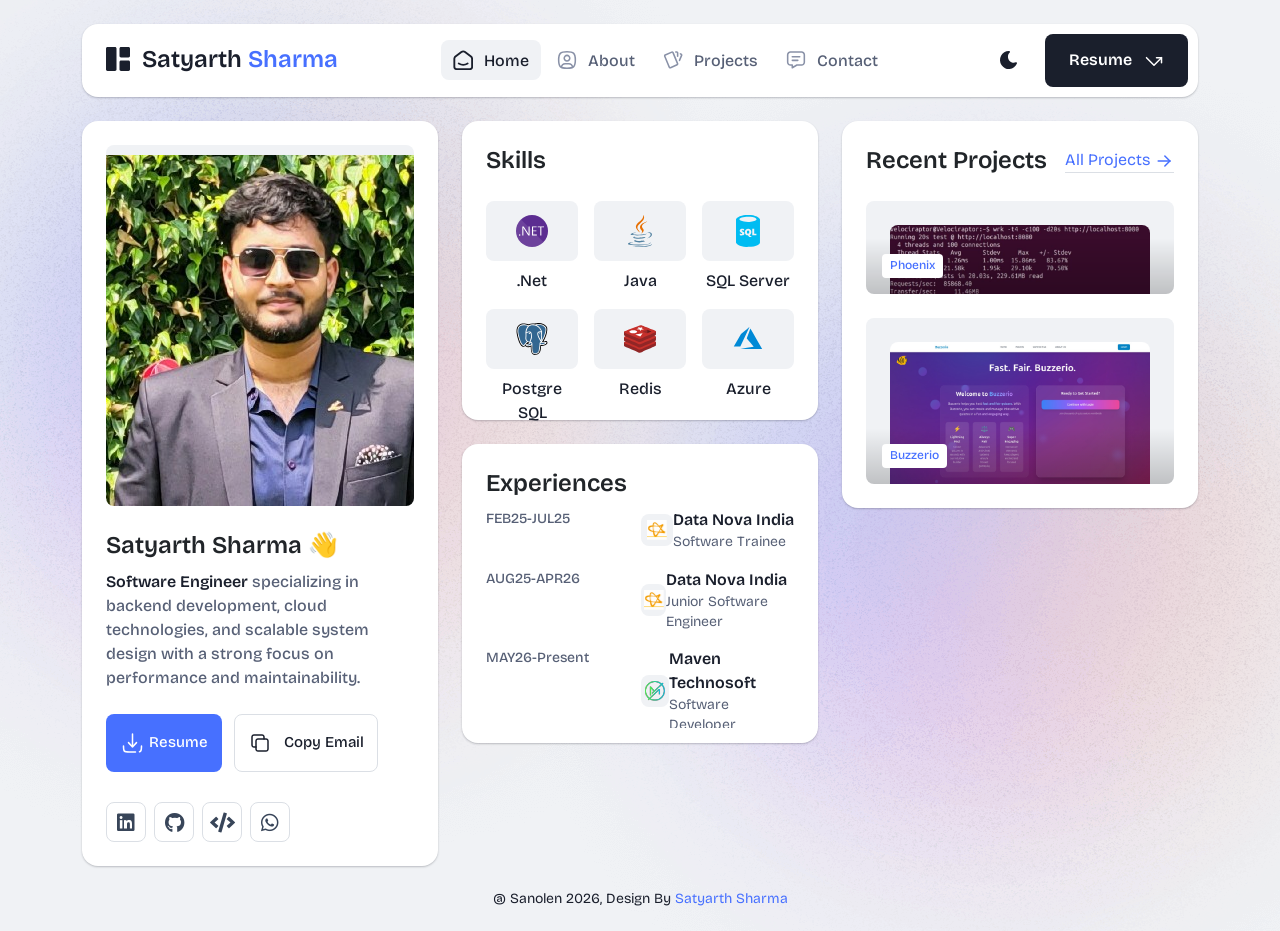
<file: index.html>
<!DOCTYPE html>
<html lang="en">

<head>
  <meta charset="UTF-8">
  <meta http-equiv="X-UA-Compatible" content="IE=edge">
  <title>Satyarth Sharma | Software Engineer | .NET, Java & Full-Stack Developer</title>

  <meta name="description" content="Satyarth Sharma is a Software Engineer specializing in backend development, .NET, Java, system design, APIs, databases, and full-stack web development. Explore his projects, technical skills, and software engineering work.">

  <meta name="keywords" content="Satyarth Sharma, Software Engineer, Software Developer, Backend Developer, Full Stack Developer, .NET Developer, C# Developer, Java Developer, System Design, REST API, PostgreSQL, Redis, React, Node.js, AWS, WebSockets, Software Engineering Portfolio">
  <meta name="author" content="Satyarth Sharma">
  <meta name="robots" content="index, follow">
  <meta name="viewport" content="width=device-width, initial-scale=1.0">

  <link rel="canonical" href="https://satyarth.sanolen.com/">


  <link rel="shortcut icon" type="image/x-icon" href="assets/img/favicon.svg">
  <!-- Place favicon.ico in the root directory -->

  <!-- CSS here -->
  <link rel="stylesheet" href="assets/css/bootstrap.min.css">
  <link rel="stylesheet" href="assets/fontawsome/css/all.min.css">
  <link rel="stylesheet" href="assets/fontawsome/css/fontawesome.min.css">
  <link rel="stylesheet" href="assets/css/slick.css">
  <link rel="stylesheet" href="assets/css/magnific-popup.css">
  <link rel="stylesheet" href="assets/css/style.css">
  <link rel="stylesheet" href="assets/css/responsive.css">
</head>

<body>

  <div id="page-content">
    <!-- header part start -->
    <header class="header-area">
      <nav class="navbar">
        <div class="container">
          <div class="menu-container">
            <div class="logo">
              <a class="navbar-brand me-0" href="index.html">
                <svg width="24" height="24" viewBox="0 0 24 24" fill="none" xmlns="http://www.w3.org/2000/svg">
                  <path
                    d="M0 1.5C0 1.10218 0.158035 0.720644 0.43934 0.43934C0.720644 0.158035 1.10218 0 1.5 0L9 0C9.39782 0 9.77936 0.158035 10.0607 0.43934C10.342 0.720644 10.5 1.10218 10.5 1.5V22.5C10.5 22.8978 10.342 23.2794 10.0607 23.5607C9.77936 23.842 9.39782 24 9 24H1.5C1.10218 24 0.720644 23.842 0.43934 23.5607C0.158035 23.2794 0 22.8978 0 22.5V1.5ZM13.5 1.5C13.5 1.10218 13.658 0.720644 13.9393 0.43934C14.2206 0.158035 14.6022 0 15 0L22.5 0C22.8978 0 23.2794 0.158035 23.5607 0.43934C23.842 0.720644 24 1.10218 24 1.5V9C24 9.39782 23.842 9.77936 23.5607 10.0607C23.2794 10.342 22.8978 10.5 22.5 10.5H15C14.6022 10.5 14.2206 10.342 13.9393 10.0607C13.658 9.77936 13.5 9.39782 13.5 9V1.5ZM13.5 15C13.5 14.6022 13.658 14.2206 13.9393 13.9393C14.2206 13.658 14.6022 13.5 15 13.5H22.5C22.8978 13.5 23.2794 13.658 23.5607 13.9393C23.842 14.2206 24 14.6022 24 15V22.5C24 22.8978 23.842 23.2794 23.5607 23.5607C23.2794 23.842 22.8978 24 22.5 24H15C14.6022 24 14.2206 23.842 13.9393 23.5607C13.658 23.2794 13.5 22.8978 13.5 22.5V15Z"
                    class="logo-icon" />
                </svg>
                <span>Satyarth <span class="primary">Sharma</span></span>
              </a>
            </div>
            <div class="navbar-main d-flex flex-grow-1">
              <div class="logo inner-logo d-block d-xl-none">
                <a class="navbar-brand me-0" href="index.html">
                  <svg width="24" height="24" viewBox="0 0 24 24" fill="none" xmlns="http://www.w3.org/2000/svg">
                    <path
                      d="M0 1.5C0 1.10218 0.158035 0.720644 0.43934 0.43934C0.720644 0.158035 1.10218 0 1.5 0L9 0C9.39782 0 9.77936 0.158035 10.0607 0.43934C10.342 0.720644 10.5 1.10218 10.5 1.5V22.5C10.5 22.8978 10.342 23.2794 10.0607 23.5607C9.77936 23.842 9.39782 24 9 24H1.5C1.10218 24 0.720644 23.842 0.43934 23.5607C0.158035 23.2794 0 22.8978 0 22.5V1.5ZM13.5 1.5C13.5 1.10218 13.658 0.720644 13.9393 0.43934C14.2206 0.158035 14.6022 0 15 0L22.5 0C22.8978 0 23.2794 0.158035 23.5607 0.43934C23.842 0.720644 24 1.10218 24 1.5V9C24 9.39782 23.842 9.77936 23.5607 10.0607C23.2794 10.342 22.8978 10.5 22.5 10.5H15C14.6022 10.5 14.2206 10.342 13.9393 10.0607C13.658 9.77936 13.5 9.39782 13.5 9V1.5ZM13.5 15C13.5 14.6022 13.658 14.2206 13.9393 13.9393C14.2206 13.658 14.6022 13.5 15 13.5H22.5C22.8978 13.5 23.2794 13.658 23.5607 13.9393C23.842 14.2206 24 14.6022 24 15V22.5C24 22.8978 23.842 23.2794 23.5607 23.5607C23.2794 23.842 22.8978 24 22.5 24H15C14.6022 24 14.2206 23.842 13.9393 23.5607C13.658 23.2794 13.5 22.8978 13.5 22.5V15Z"
                      class="logo-icon" />
                  </svg>
                  <span>Satyarth <span class="primary">Sharma</span></span>
                </a>
              </div>
              <ul class="navbar-info mx-auto">
                <li class="nav-item">
                  <a class="nav-link active" aria-current="page" href="index.html">
                    <svg class="nav-icon" viewBox="0 0 15 15" fill="none" xmlns="http://www.w3.org/2000/svg">
                      <path
                        d="M13.475 4.92481L9.03083 1.46814C8.64082 1.16473 8.1608 1 7.66667 1C7.17254 1 6.69251 1.16473 6.3025 1.46814L1.8575 4.92481C1.59037 5.13254 1.37424 5.39858 1.22563 5.7026C1.07701 6.00662 0.99984 6.34058 1 6.67897V12.679C1 13.121 1.17559 13.5449 1.48816 13.8575C1.80072 14.17 2.22464 14.3456 2.66667 14.3456H12.6667C13.1087 14.3456 13.5326 14.17 13.8452 13.8575C14.1577 13.5449 14.3333 13.121 14.3333 12.679V6.67897C14.3333 5.99314 14.0167 5.34564 13.475 4.92481Z"
                        stroke-width="1.4" stroke-linecap="round" stroke-linejoin="round" />
                      <path d="M10.9753 10.1665C9.13359 11.2773 6.14859 11.2773 4.30859 10.1665" stroke-width="1.4"
                        stroke-linecap="round" stroke-linejoin="round" />
                    </svg>
                    <span>Home</span>
                  </a>
                </li>
                <li class="nav-item">
                  <a class="nav-link" href="about.html">
                    <svg class="nav-icon" viewBox="0 0 18 18" fill="none" xmlns="http://www.w3.org/2000/svg">
                      <path
                        d="M9 9.8335C9.66304 9.8335 10.2989 9.5701 10.7678 9.10126C11.2366 8.63242 11.5 7.99654 11.5 7.3335C11.5 6.67045 11.2366 6.03457 10.7678 5.56573C10.2989 5.09689 9.66304 4.8335 9 4.8335C8.33696 4.8335 7.70107 5.09689 7.23223 5.56573C6.76339 6.03457 6.5 6.67045 6.5 7.3335C6.5 7.99654 6.76339 8.63242 7.23223 9.10126C7.70107 9.5701 8.33696 9.8335 9 9.8335Z"
                        stroke-width="1.4" stroke-linecap="round" stroke-linejoin="round" />
                      <path
                        d="M9 1.5C15 1.5 16.5 3 16.5 9C16.5 15 15 16.5 9 16.5C3 16.5 1.5 15 1.5 9C1.5 3 3 1.5 9 1.5Z"
                        stroke-width="1.4" stroke-linecap="round" stroke-linejoin="round" />
                      <path
                        d="M4 15.7085V15.6668C4 14.7828 4.35119 13.9349 4.97631 13.3098C5.60143 12.6847 6.44928 12.3335 7.33333 12.3335H10.6667C11.5507 12.3335 12.3986 12.6847 13.0237 13.3098C13.6488 13.9349 14 14.7828 14 15.6668V15.7085"
                        stroke-width="1.4" stroke-linecap="round" stroke-linejoin="round" />
                    </svg>
                    About
                  </a>
                </li>
                <li class="nav-item">
                  <a class="nav-link" href="portfolio.html">
                    <svg class="nav-icon" viewBox="0 0 18 17" fill="none" xmlns="http://www.w3.org/2000/svg">
                      <path
                        d="M2.00326 3.99733L7.95159 1.40649C8.04974 1.36442 8.15533 1.34243 8.26212 1.34181C8.3689 1.34119 8.47473 1.36196 8.57337 1.40289C8.67201 1.44382 8.76145 1.50408 8.83642 1.58013C8.9114 1.65617 8.97039 1.74646 9.00992 1.84566L13.1133 11.764C13.1985 11.9651 13.2014 12.1917 13.1213 12.3949C13.0412 12.5982 12.8845 12.7618 12.6849 12.8507L6.73742 15.4415C6.63922 15.4837 6.53356 15.5058 6.42668 15.5065C6.3198 15.5072 6.21387 15.4864 6.11514 15.4455C6.0164 15.4046 5.92688 15.3442 5.85184 15.2681C5.7768 15.192 5.71778 15.1016 5.67826 15.0023L1.57492 5.08316C1.48963 4.88204 1.48673 4.65546 1.56684 4.45222C1.64696 4.24898 1.80367 4.08616 2.00326 3.99733Z"
                        stroke-width="1.4" stroke-linecap="round" stroke-linejoin="round" />
                      <path
                        d="M11.5 1.3335H12.3333C12.5543 1.3335 12.7663 1.42129 12.9226 1.57757C13.0789 1.73385 13.1667 1.94582 13.1667 2.16683V5.0835"
                        stroke-width="1.4" stroke-linecap="round" stroke-linejoin="round" />
                      <path
                        d="M15.6663 3C15.8863 3.09333 16.0997 3.18083 16.3063 3.2625C16.5098 3.34882 16.6706 3.51241 16.7534 3.71729C16.8362 3.92217 16.8343 4.15155 16.748 4.355L14.833 8.83334"
                        stroke-width="1.4" stroke-linecap="round" stroke-linejoin="round" />
                    </svg>
                    Projects
                  </a>
                </li>

                <li class="nav-item">
                  <a class="nav-link" href="contact.html">
                    <svg class="nav-icon" viewBox="0 0 18 17" fill="none" xmlns="http://www.w3.org/2000/svg">
                      <path d="M5.66699 5.5H12.3337" stroke-width="1.4" stroke-linecap="round"
                        stroke-linejoin="round" />
                      <path d="M5.66699 8.8335H10.667" stroke-width="1.4" stroke-linecap="round"
                        stroke-linejoin="round" />
                      <path
                        d="M14 1.3335C14.663 1.3335 15.2989 1.59689 15.7678 2.06573C16.2366 2.53457 16.5 3.17045 16.5 3.8335V10.5002C16.5 11.1632 16.2366 11.7991 15.7678 12.2679C15.2989 12.7368 14.663 13.0002 14 13.0002H9.83333L5.66667 15.5002V13.0002H4C3.33696 13.0002 2.70107 12.7368 2.23223 12.2679C1.76339 11.7991 1.5 11.1632 1.5 10.5002V3.8335C1.5 3.17045 1.76339 2.53457 2.23223 2.06573C2.70107 1.59689 3.33696 1.3335 4 1.3335H14Z"
                        stroke-width="1.4" stroke-linecap="round" stroke-linejoin="round" />
                    </svg>
                    Contact
                  </a>
                </li>
              </ul>
              <div class="header-right-info d-flex align-items-center">
                <button class="theme-control-btn">
                  <span class="dark">
                    <svg width="24" height="24" viewBox="0 0 24 24" fill="none" xmlns="http://www.w3.org/2000/svg">
                      <path
                        d="M11.8005 3C10.207 3.0003 8.64356 3.44286 7.27683 4.28049C5.91011 5.11811 4.79139 6.31937 4.04002 7.75612C3.28865 9.19288 2.93281 10.8112 3.01046 12.4386C3.08811 14.0659 3.59633 15.6411 4.48091 16.9963C5.3655 18.3514 6.59326 19.4356 8.03324 20.1333C9.47322 20.8309 11.0714 21.1157 12.6573 20.9574C14.2432 20.7991 15.7573 20.2036 17.0381 19.2344C18.319 18.2652 19.3185 16.9587 19.9301 15.4542C20.2302 14.7162 19.5111 13.9746 18.7875 14.2752C17.5475 14.7888 16.1706 14.8418 14.8963 14.425C13.622 14.0082 12.5308 13.1479 11.8126 11.9937C11.0943 10.8396 10.7943 9.4645 10.9648 8.10764C11.1353 6.75077 11.7655 5.49792 12.7458 4.5669L12.8136 4.4949C13.2986 3.9279 12.913 3.0072 12.1464 3.0072H11.9122L11.8524 3.0018L11.7996 3H11.8005Z"
                        fill="#1A1F2C" />
                    </svg>
                    <small class="theme-text d-block d-xl-none">Change appearance</small>
                  </span>
                  <span class="light">
                    <svg width="24" height="24" viewBox="0 0 24 24" fill="none" xmlns="http://www.w3.org/2000/svg">
                      <path
                        d="M12 19C12.2449 19 12.4813 19.09 12.6644 19.2527C12.8474 19.4155 12.9643 19.6397 12.993 19.883L13 20V21C12.9997 21.2549 12.9021 21.5 12.7272 21.6854C12.5522 21.8707 12.313 21.9822 12.0586 21.9972C11.8042 22.0121 11.5536 21.9293 11.3582 21.7657C11.1627 21.6021 11.0371 21.3701 11.007 21.117L11 21V20C11 19.7348 11.1054 19.4804 11.2929 19.2929C11.4804 19.1054 11.7348 19 12 19Z"
                        fill="#FD7E41" />
                      <path
                        d="M18.3127 16.9099L18.4067 16.9929L19.1067 17.6929C19.2861 17.8729 19.3902 18.1144 19.398 18.3683C19.4057 18.6223 19.3165 18.8697 19.1485 19.0602C18.9804 19.2508 18.7462 19.3702 18.4933 19.3943C18.2403 19.4184 17.9877 19.3454 17.7867 19.1899L17.6927 19.1069L16.9927 18.4069C16.8202 18.2347 16.7165 18.0053 16.7012 17.7619C16.6859 17.5186 16.76 17.278 16.9097 17.0855C17.0593 16.893 17.2741 16.7618 17.5137 16.7166C17.7533 16.6713 18.0012 16.7152 18.2107 16.8399L18.3127 16.9099Z"
                        fill="#FD7E41" />
                      <path
                        d="M7.00747 16.993C7.17965 17.1652 7.28308 17.3943 7.29836 17.6373C7.31364 17.8803 7.23972 18.1206 7.09047 18.313L7.00747 18.407L6.30747 19.107C6.12751 19.2863 5.88604 19.3905 5.63209 19.3982C5.37814 19.406 5.13076 19.3168 4.94019 19.1487C4.74963 18.9807 4.63017 18.7464 4.60607 18.4935C4.58198 18.2406 4.65506 17.988 4.81047 17.787L4.89347 17.693L5.59347 16.993C5.781 16.8055 6.03531 16.7002 6.30047 16.7002C6.56563 16.7002 6.81994 16.8055 7.00747 16.993Z"
                        fill="#FD7E41" />
                      <path
                        d="M3.99987 11C4.25475 11.0003 4.4999 11.0979 4.68524 11.2728C4.87057 11.4478 4.9821 11.687 4.99704 11.9414C5.01198 12.1958 4.92919 12.4464 4.7656 12.6418C4.60201 12.8373 4.36996 12.9629 4.11687 12.993L3.99987 13H2.99987C2.74499 12.9997 2.49984 12.9021 2.3145 12.7272C2.12916 12.5522 2.01763 12.313 2.0027 12.0586C1.98776 11.8042 2.07054 11.5536 2.23413 11.3582C2.39772 11.1627 2.62977 11.0371 2.88287 11.007L2.99987 11H3.99987Z"
                        fill="#FD7E41" />
                      <path
                        d="M20.9999 11C21.2547 11.0003 21.4999 11.0979 21.6852 11.2728C21.8706 11.4478 21.9821 11.687 21.997 11.9414C22.012 12.1958 21.9292 12.4464 21.7656 12.6418C21.602 12.8373 21.37 12.9629 21.1169 12.993L20.9999 13H19.9999C19.745 12.9997 19.4998 12.9021 19.3145 12.7272C19.1292 12.5522 19.0176 12.313 19.0027 12.0586C18.9878 11.8042 19.0705 11.5536 19.2341 11.3582C19.3977 11.1627 19.6298 11.0371 19.8829 11.007L19.9999 11H20.9999Z"
                        fill="#FD7E41" />
                      <path
                        d="M6.21264 4.80985L6.30664 4.89285L7.00664 5.59285C7.18599 5.77281 7.29011 6.01429 7.29787 6.26824C7.30562 6.52219 7.21642 6.76957 7.04839 6.96013C6.88036 7.1507 6.64609 7.27016 6.39316 7.29425C6.14024 7.31834 5.88763 7.24526 5.68664 7.08985L5.59264 7.00685L4.89264 6.30685C4.72073 6.13453 4.61757 5.90543 4.6025 5.66248C4.58744 5.41954 4.6615 5.17945 4.8108 4.98721C4.9601 4.79497 5.1744 4.66378 5.41351 4.61824C5.65262 4.57271 5.90013 4.61594 6.10964 4.73985L6.21264 4.80985Z"
                        fill="#FD7E41" />
                      <path
                        d="M19.1071 4.89288C19.2793 5.06508 19.3827 5.29418 19.398 5.5372C19.4132 5.78023 19.3393 6.02048 19.1901 6.21288L19.1071 6.30688L18.4071 7.00688C18.2271 7.18623 17.9856 7.29036 17.7317 7.29811C17.4777 7.30587 17.2304 7.21667 17.0398 7.04864C16.8492 6.8806 16.7298 6.64633 16.7057 6.39341C16.6816 6.14049 16.7547 5.88788 16.9101 5.68688L16.9931 5.59288L17.6931 4.89288C17.8806 4.70541 18.1349 4.6001 18.4001 4.6001C18.6652 4.6001 18.9196 4.70541 19.1071 4.89288Z"
                        fill="#FD7E41" />
                      <path
                        d="M12 2C12.2449 2.00003 12.4813 2.08996 12.6644 2.25272C12.8474 2.41547 12.9643 2.63975 12.993 2.883L13 3V4C12.9997 4.25488 12.9021 4.50003 12.7272 4.68537C12.5522 4.8707 12.313 4.98223 12.0586 4.99717C11.8042 5.01211 11.5536 4.92933 11.3582 4.76573C11.1627 4.60214 11.0371 4.3701 11.007 4.117L11 4V3C11 2.73478 11.1054 2.48043 11.2929 2.29289C11.4804 2.10536 11.7348 2 12 2Z"
                        fill="#FD7E41" />
                      <path
                        d="M12 7C12.9797 6.99994 13.9378 7.28769 14.7553 7.8275C15.5729 8.36731 16.2138 9.1354 16.5986 10.0364C16.9833 10.9373 17.0949 11.9315 16.9195 12.8953C16.7441 13.8592 16.2893 14.7502 15.6118 15.4579C14.9343 16.1655 14.0638 16.6585 13.1085 16.8756C12.1532 17.0928 11.1552 17.0245 10.2383 16.6793C9.3215 16.334 8.52629 15.7271 7.95146 14.9338C7.37663 14.1405 7.04752 13.1958 7.005 12.217L7 12L7.005 11.783C7.06092 10.4958 7.61161 9.27978 8.54222 8.38866C9.47284 7.49754 10.7115 7.00007 12 7Z"
                        fill="#FD7E41" />
                    </svg>
                    <small class="theme-text d-block d-xl-none">Change appearance</small>
                  </span>
                </button>
                <a href="resume.html" target="_blank" class="lets-talk-btn">
                  Resume
                  <svg class="icon" width="20" height="20" viewBox="0 0 20 20" fill="none"
                    xmlns="http://www.w3.org/2000/svg">
                    <path d="M17.5 11.6665V6.6665H12.5" stroke="white" stroke-width="1.5" stroke-linecap="round"
                      stroke-linejoin="round" />
                    <path d="M17.5 6.6665L10 14.1665L2.5 6.6665" stroke="white" stroke-width="1.5"
                      stroke-linecap="round" stroke-linejoin="round" />
                  </svg>
                </a>
              </div>
            </div>
            <div class="mobile-menu-overlay d-block d-lg-none"></div>
            <div class="mobile-menu-control-bar d-block d-xl-none">
              <button class="mobile-menu-control-bar">
                <i class="fas fa-bars"></i>
              </button>
            </div>
          </div>
        </div>
      </nav>
    </header>
    <!-- header part end -->

    <!-- main area part start -->
    <main>
      <section class="home-area">
        <div class="container">
          <div class="row g-4">
            <div class="col-xl-4">
              <div class="card profile-card">
                <div class="card-body">
                  <div class="image text-center">
                    <img src="assets/img/images/profile.png" alt="profile">
                  </div>
                  <div class="text">
                    <h3 class="card-title">Satyarth Sharma 👋</h3>
                    <p>
                      <span>Software Engineer</span> specializing in backend development, cloud technologies,
                      and scalable system design with a strong focus on performance and maintainability.
                    </p>
                    <div class="common-button-groups">

                      <a class="btn btn-call"
                        href="resume.html"
                        target="_blank">
                        <svg width="25" height="24" viewBox="0 0 24 24" fill="none" xmlns="http://www.w3.org/2000/svg"><g id="SVGRepo_bgCarrier" stroke-width="0"></g><g id="SVGRepo_tracerCarrier" stroke-linecap="round" stroke-linejoin="round"></g><g id="SVGRepo_iconCarrier"> <path d="M12 3V16M12 16L16 11.625M12 16L8 11.625" stroke="#ffffff" stroke-width="1.5" stroke-linecap="round" stroke-linejoin="round"></path> <path d="M15 21H9C6.17157 21 4.75736 21 3.87868 20.1213C3 19.2426 3 17.8284 3 15M21 15C21 17.8284 21 19.2426 20.1213 20.1213C19.8215 20.4211 19.4594 20.6186 19 20.7487" stroke="#ffffff" stroke-width="1.5" stroke-linecap="round" stroke-linejoin="round"></path> </g></svg>
                        Resume
                      </a>
                      <button class="btn btn-copy" data-clipboard-text="sharmasatyarth04@gmail.com">
                        <svg class="icon" width="24" height="24" viewBox="0 0 24 24" fill="none"
                          xmlns="http://www.w3.org/2000/svg">
                          <path
                            d="M8 10C8 9.46957 8.21071 8.96086 8.58579 8.58579C8.96086 8.21071 9.46957 8 10 8H18C18.5304 8 19.0391 8.21071 19.4142 8.58579C19.7893 8.96086 20 9.46957 20 10V18C20 18.5304 19.7893 19.0391 19.4142 19.4142C19.0391 19.7893 18.5304 20 18 20H10C9.46957 20 8.96086 19.7893 8.58579 19.4142C8.21071 19.0391 8 18.5304 8 18V10Z"
                            stroke-width="1.5" stroke-linecap="round" stroke-linejoin="round" />
                          <path
                            d="M16 8V6C16 5.46957 15.7893 4.96086 15.4142 4.58579C15.0391 4.21071 14.5304 4 14 4H6C5.46957 4 4.96086 4.21071 4.58579 4.58579C4.21071 4.96086 4 5.46957 4 6V14C4 14.5304 4.21071 15.0391 4.58579 15.4142C4.96086 15.7893 5.46957 16 6 16H8"
                            stroke-width="1.5" stroke-linecap="round" stroke-linejoin="round" />
                        </svg>
                        Copy Email
                      </button>
                    </div>
                    <div class="social-media-icon">
                      <ul class="list-unstyled">
                        <li><a href="https://www.linkedin.com/in/satyarth-sharma/" target="_blank"><i
                              class="fab fa-linkedin"></i></a></li>
                        <li><a href="https://github.com/shsat94" target="_blank"><i class="fab fa-github"></i></a></li>
                        <li><a href="https://leetcode.com/u/veloci8raptor/" target="_blank"><i
                              class="fas fa-code"></i></a></li>
                        <li><a
                            href="https://wa.me/918738090222?text=Hi%2C%20I%20found%20your%20portfolio.%20Let's%20connect!"
                            target="_blank"><i class="fab fa-whatsapp"></i></a></li>
                      </ul>
                    </div>
                  </div>
                </div>
              </div>
            </div>
            <div class="col-xl-4">
              <div class="row g-4">
                <div class="col-lg-12">
                  <div class="card expertise-card">
                    <div class="card-body">
                      <h3 class="card-title">Skills
                      </h3>
                      <div class="expertise-main mt-24">
                        <div class="row g-3">
                          <div class="col-xl-4 col-md-4 col-sm-6 col-6">
                            <div class="expertise-item">
                              <div class="image text-center">
                                <img src="assets/img/icons/dnet.svg" alt="dotnet">
                              </div>
                              <div class="text">
                                <h4 class="title">.Net</h4>
                              </div>
                            </div>
                          </div>
                          <div class="col-xl-4 col-md-4 col-sm-6 col-6">
                            <div class="expertise-item">
                              <div class="image text-center">
                                <img src="assets/img/icons/java.svg" alt="java">
                              </div>
                              <div class="text">
                                <h4 class="title">Java</h4>
                              </div>
                            </div>
                          </div>
                          <div class="col-xl-4 col-md-4 col-sm-6 col-6">
                            <div class="expertise-item">
                              <div class="image text-center">
                                <img src="assets/img/icons/sqlserver.svg" alt="sqlserver">
                              </div>
                              <div class="text">
                                <h4 class="title">SQL Server</h4>
                              </div>
                            </div>
                          </div>
                          <div class="col-xl-4 col-md-4 col-sm-6 col-6">
                            <div class="expertise-item">
                              <div class="image text-center">
                                <img src="assets/img/icons/psql.svg" alt="postgresql">
                              </div>
                              <div class="text">
                                <h4 class="title">Postgre SQL</h4>
                              </div>
                            </div>
                          </div>
                          <div class="col-xl-4 col-md-4 col-sm-6 col-6">
                            <div class="expertise-item">
                              <div class="image text-center">
                                <img src="assets/img/icons/redis.svg" alt="redis">
                              </div>
                              <div class="text">
                                <h4 class="title">Redis</h4>
                              </div>
                            </div>
                          </div>
                          <div class="col-xl-4 col-md-4 col-sm-6 col-6">
                            <div class="expertise-item">
                              <div class="image text-center">
                                <img src="assets/img/icons/azure.svg" alt="azure">
                              </div>
                              <div class="text">
                                <h4 class="title">Azure</h4>
                              </div>
                            </div>
                          </div>
                        </div>
                      </div>
                    </div>
                  </div>
                </div>
                <div class="col-lg-12">
                  <div class="card">
                    <div class="card-body work-experiance-card">
                      <h3 class="card-title">Experiences</h3>
                      <div class="work-experiance-main">
                        <ul class="work-experiance-slider list-unstyled">
                          <li>
                            <div class="date">
                              <p>FEB25-JUL25</p>
                            </div>
                            <div class="info">
                              <div class="icon">
                                <img src="assets/img/icons/datanova.svg" alt="datanova">
                              </div>
                              <div class="text">
                                <h4 class="title">Data Nova India</h4>
                                <h6 class="subtitle">Software Trainee</h6>
                              </div>
                            </div>
                          </li>
                          <li>
                            <div class="date">
                              <p>AUG25-APR26</p>
                            </div>
                            <div class="info">
                              <div class="icon">
                                <img src="assets/img/icons/datanova.svg" alt="datanova">
                              </div>
                              <div class="text">
                                <h4 class="title">Data Nova India</h4>
                                <h6 class="subtitle">Junior Software Engineer</h6>
                              </div>
                            </div>
                          </li>
                          <li>
                            <div class="date">
                              <p>MAY26-Present</p>
                            </div>
                            <div class="info">
                              <div class="icon">
                                <img src="assets/img/icons/maven.svg" alt="maventechnosoft">
                              </div>
                              <div class="text">
                                <h4 class="title">Maven Technosoft</h4>
                                <h6 class="subtitle">Software Developer</h6>
                              </div>
                            </div>
                          </li>
                        </ul>
                         <ul class="work-experiance-slider list-unstyled">
                          <li>
                            <div class="date">
                              <p>FEB25-JUL25</p>
                            </div>
                            <div class="info">
                              <div class="icon">
                                <img src="assets/img/icons/datanova.svg" alt="datanova">
                              </div>
                              <div class="text">
                                <h4 class="title">Data Nova India</h4>
                                <h6 class="subtitle">Software Trainee</h6>
                              </div>
                            </div>
                          </li>
                          <li>
                            <div class="date">
                              <p>AUG25-APR26</p>
                            </div>
                            <div class="info">
                              <div class="icon">
                                <img src="assets/img/icons/datanova.svg" alt="datanova">
                              </div>
                              <div class="text">
                                <h4 class="title">Data Nova India</h4>
                                <h6 class="subtitle">Junior Software Engineer</h6>
                              </div>
                            </div>
                          </li>
                          <li>
                            <div class="date">
                              <p>MAY26-Present</p>
                            </div>
                            <div class="info">
                              <div class="icon">
                                <img src="assets/img/icons/maven.svg" alt="maventechnosoft">
                              </div>
                              <div class="text">
                                <h4 class="title">Maven Technosoft</h4>
                                <h6 class="subtitle">Software Developer</h6>
                              </div>
                            </div>
                          </li>
                        </ul>
                      </div>
                    </div>
                  </div>
                </div>

              </div>
            </div>
            <div class="col-xl-4">
              <div class="card card-projects">
                <div class="card-body">
                  <h3 class="card-title">Recent Projects <a class="link-btn" href="portfolio.html">All Projects
                      <svg class="icon" width="20" height="20" viewBox="0 0 20 20" fill="none"
                        xmlns="http://www.w3.org/2000/svg">
                        <path d="M4.16699 10H15.8337" stroke="#4770FF" stroke-width="1.5" stroke-linecap="round"
                          stroke-linejoin="round" />
                        <path d="M10.833 15L15.833 10" stroke="#4770FF" stroke-width="1.5" stroke-linecap="round"
                          stroke-linejoin="round" />
                        <path d="M10.833 5L15.833 10" stroke="#4770FF" stroke-width="1.5" stroke-linecap="round"
                          stroke-linejoin="round" />
                      </svg>

                    </a></h3>
                  <div class="projects-main mt-24">
                    <div class="row g-4 parent-container">
                      <div class="col-lg-12">
                        <div class="project-item">
                          <div class="image">
                            <img src="assets/img/projects/project.png" alt="project-1" class="img-fluid w-100">
                            <a href="assets/img/projects/project.png"
                              class="gallery-popup full-image-preview parent-container">
                              <svg class="icon" xmlns="http://www.w3.org/2000/svg" viewBox="0 0 20 20" fill="none"
                                stroke="currentColor" stroke-linecap="round" stroke-linejoin="round" stroke-width="1.5">
                                <path d="M10 4.167v11.666M4.167 10h11.666"></path>
                              </svg>
                            </a>
                            <div class="info">
                              <span class="category">Phoenix</span>
                            </div>
                          </div>
                        </div>
                      </div>
                      <div class="col-lg-12">
                        <div class="project-item">
                          <div class="image">
                            <img src="assets/img/projects/project-1.png" alt="project-1" class="img-fluid w-100">
                            <a href="assets/img/projects/project-1.png"
                              class="gallery-popup full-image-preview parent-container">
                              <svg class="icon" xmlns="http://www.w3.org/2000/svg" viewBox="0 0 20 20" fill="none"
                                stroke="currentColor" stroke-linecap="round" stroke-linejoin="round" stroke-width="1.5">
                                <path d="M10 4.167v11.666M4.167 10h11.666"></path>
                              </svg>
                            </a>
                            <div class="info">
                              <span class="category">Buzzerio</span>
                            </div>
                          </div>
                        </div>
                      </div>
                    </div>
                  </div>
                </div>
              </div>
            </div>
          </div>
        </div>
      </section>
      <!-- background shape area start -->
      <div class="background-shapes">
        <div class="shape-1 common-shape">
          <img src="assets/img/bg/banner-shape-1.png" alt="banner-shape-1">
        </div>
        <div class="shape-2 common-shape">
          <img src="assets/img/bg/banner-shape-1.png" alt="banner-shape-1">
        </div>
        <div class="threed-shape-1 move-with-cursor" data-value="1">
          <img src="assets/img/bg/object-3d-1.png" alt="object-3d-1">
        </div>
        <div class="threed-shape-2 move-with-cursor" data-value="1">
          <img src="assets/img/bg/object-3d-2.png" alt="object-3d-2">
        </div>
      </div>
      <!-- background shape area end -->
    </main>
    <!-- main area part end -->

    <!-- footer part start -->
    <footer class="footer-area">
      <div class="container">
        <div class="text text-center">
          <p>@ Sanolen 2026, Design By <a href="#">Satyarth Sharma</a></p>
        </div>
      </div>
    </footer>
    <!-- footer part end -->
  </div>

  <!-- JS here -->
  <script src="assets/js/vendor/jquery-3.6.0.min.js"></script>
  <script src="assets/js/bootstrap.bundle.min.js"></script>
  <script src="assets/js/jquery.magnific-popup.min.js"></script>
  <script src="assets/js/ajax-form.js"></script>
  <script src="assets/js/clipboard.min.js"></script>
  <script src="assets/js/slick.min.js"></script>
  <script src="assets/js/script.js"></script>
</body>

</html>
</file>
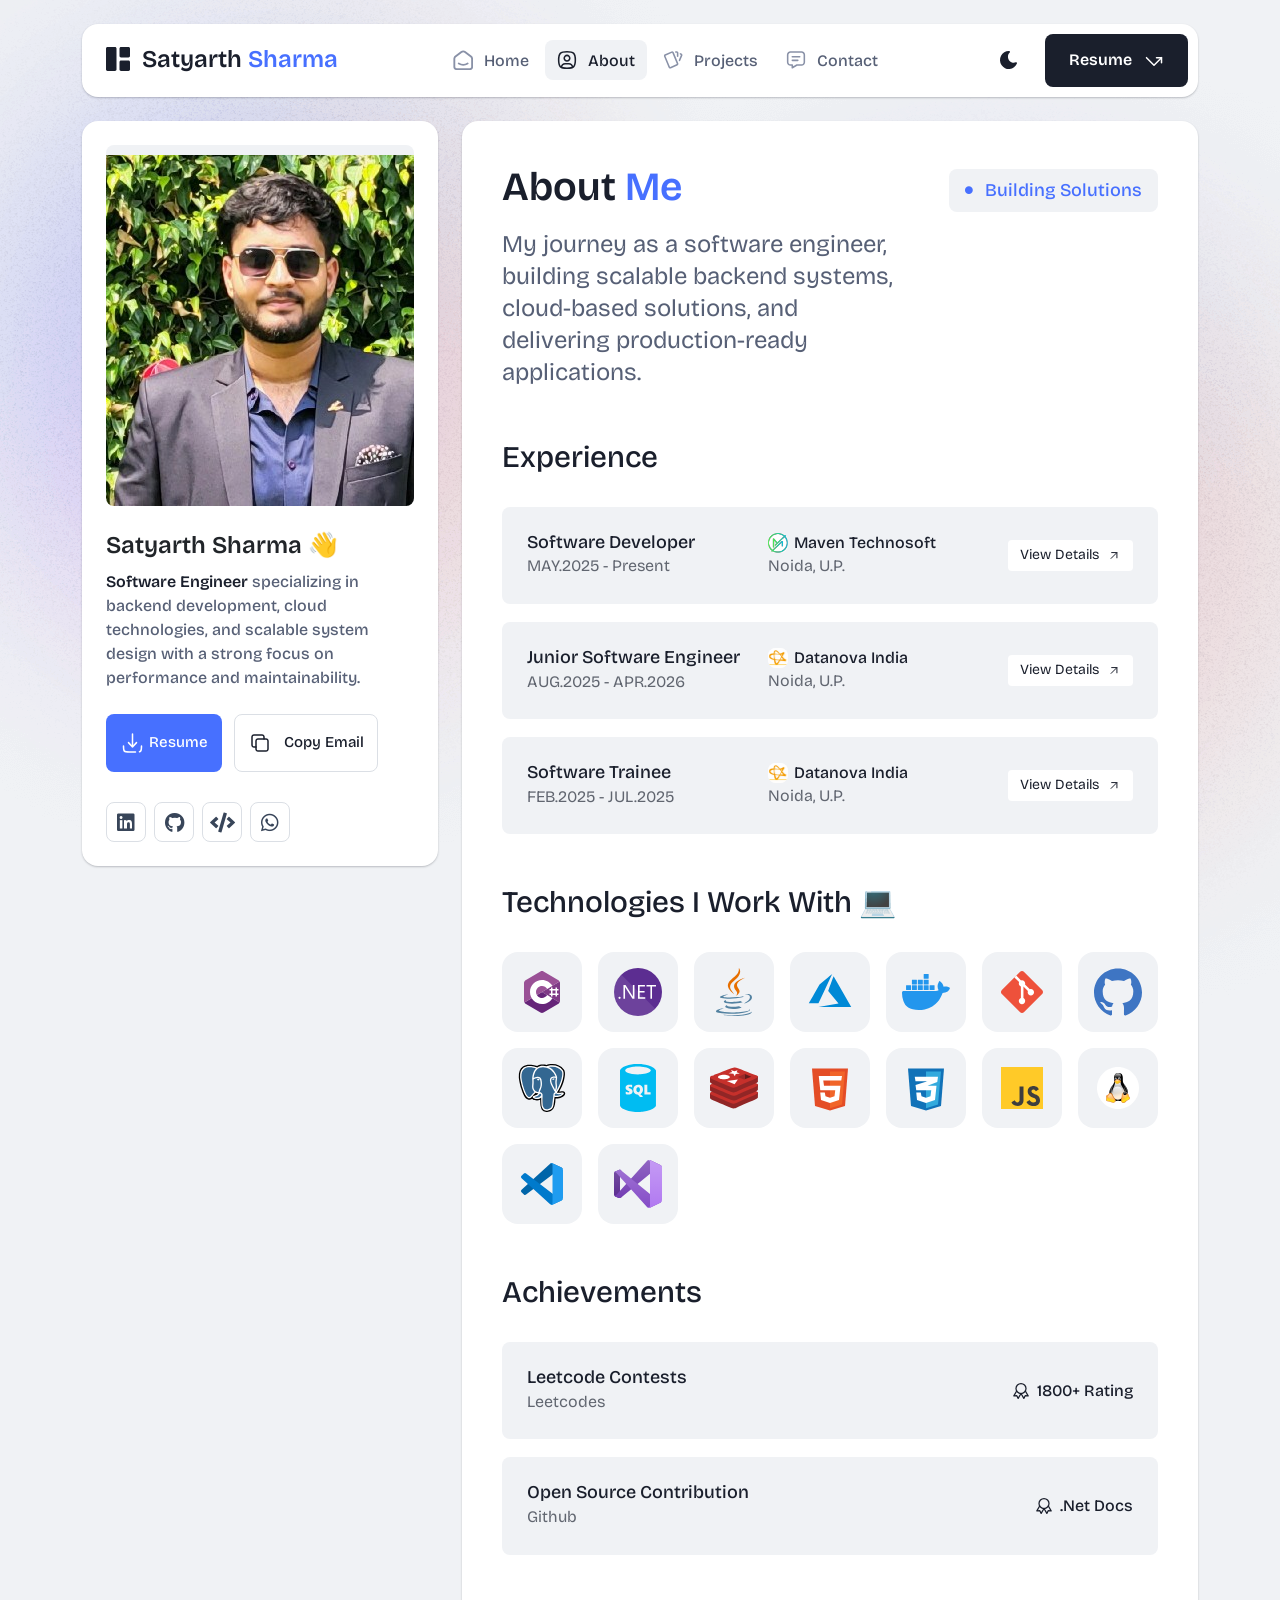
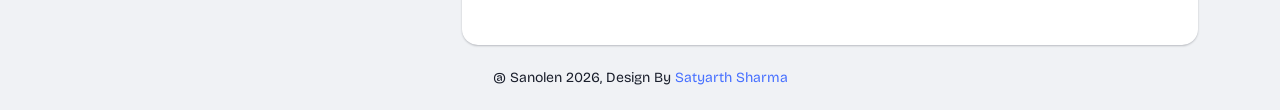
<file: about.html>
<!DOCTYPE html>
<html lang="en">

<head>
  <meta charset="UTF-8">
  <meta http-equiv="X-UA-Compatible" content="IE=edge">
  <title>Satyarth Sharma | Software Engineer | .NET, Java & Full-Stack Developer</title>

  <meta name="description" content="Satyarth Sharma is a Software Engineer specializing in backend development, .NET, Java, system design, APIs, databases, and full-stack web development. Explore his projects, technical skills, and software engineering work.">

  <meta name="keywords" content="Satyarth Sharma, Software Engineer, Software Developer, Backend Developer, Full Stack Developer, .NET Developer, C# Developer, Java Developer, System Design, REST API, PostgreSQL, Redis, React, Node.js, AWS, WebSockets, Software Engineering Portfolio">
  <meta name="author" content="Satyarth Sharma">
  <meta name="robots" content="index, follow">
  <meta name="viewport" content="width=device-width, initial-scale=1.0">

  <link rel="canonical" href="https://satyarth.sanolen.com/">

  <link rel="shortcut icon" type="image/x-icon" href="assets/img/favicon.svg">
  <!-- Place favicon.ico in the root directory -->

  <!-- CSS here -->
  <link rel="stylesheet" href="assets/css/bootstrap.min.css">
  <link rel="stylesheet" href="assets/fontawsome/css/all.min.css">
  <link rel="stylesheet" href="assets/fontawsome/css/fontawesome.min.css">
  <link rel="stylesheet" href="assets/css/slick.css">
  <link rel="stylesheet" href="assets/css/magnific-popup.css">
  <link rel="stylesheet" href="assets/css/style.css">
  <link rel="stylesheet" href="assets/css/responsive.css">
</head>

<body>
  <div id="page-content">
    <!-- header part start -->
    <header class="header-area">
      <nav class="navbar">
        <div class="container">
          <div class="menu-container">
            <div class="logo">
              <a class="navbar-brand me-0" href="index.html">
                <svg width="24" height="24" viewBox="0 0 24 24" fill="none" xmlns="http://www.w3.org/2000/svg">
                  <path
                    d="M0 1.5C0 1.10218 0.158035 0.720644 0.43934 0.43934C0.720644 0.158035 1.10218 0 1.5 0L9 0C9.39782 0 9.77936 0.158035 10.0607 0.43934C10.342 0.720644 10.5 1.10218 10.5 1.5V22.5C10.5 22.8978 10.342 23.2794 10.0607 23.5607C9.77936 23.842 9.39782 24 9 24H1.5C1.10218 24 0.720644 23.842 0.43934 23.5607C0.158035 23.2794 0 22.8978 0 22.5V1.5ZM13.5 1.5C13.5 1.10218 13.658 0.720644 13.9393 0.43934C14.2206 0.158035 14.6022 0 15 0L22.5 0C22.8978 0 23.2794 0.158035 23.5607 0.43934C23.842 0.720644 24 1.10218 24 1.5V9C24 9.39782 23.842 9.77936 23.5607 10.0607C23.2794 10.342 22.8978 10.5 22.5 10.5H15C14.6022 10.5 14.2206 10.342 13.9393 10.0607C13.658 9.77936 13.5 9.39782 13.5 9V1.5ZM13.5 15C13.5 14.6022 13.658 14.2206 13.9393 13.9393C14.2206 13.658 14.6022 13.5 15 13.5H22.5C22.8978 13.5 23.2794 13.658 23.5607 13.9393C23.842 14.2206 24 14.6022 24 15V22.5C24 22.8978 23.842 23.2794 23.5607 23.5607C23.2794 23.842 22.8978 24 22.5 24H15C14.6022 24 14.2206 23.842 13.9393 23.5607C13.658 23.2794 13.5 22.8978 13.5 22.5V15Z"
                    class="logo-icon" />
                </svg>
                <span>Satyarth <span class="primary">Sharma</span></span>
              </a>
            </div>
            <div class="navbar-main d-flex flex-grow-1">
              <div class="logo inner-logo d-block d-xl-none">
                <a class="navbar-brand me-0" href="index.html">
                  <svg width="24" height="24" viewBox="0 0 24 24" fill="none" xmlns="http://www.w3.org/2000/svg">
                    <path
                      d="M0 1.5C0 1.10218 0.158035 0.720644 0.43934 0.43934C0.720644 0.158035 1.10218 0 1.5 0L9 0C9.39782 0 9.77936 0.158035 10.0607 0.43934C10.342 0.720644 10.5 1.10218 10.5 1.5V22.5C10.5 22.8978 10.342 23.2794 10.0607 23.5607C9.77936 23.842 9.39782 24 9 24H1.5C1.10218 24 0.720644 23.842 0.43934 23.5607C0.158035 23.2794 0 22.8978 0 22.5V1.5ZM13.5 1.5C13.5 1.10218 13.658 0.720644 13.9393 0.43934C14.2206 0.158035 14.6022 0 15 0L22.5 0C22.8978 0 23.2794 0.158035 23.5607 0.43934C23.842 0.720644 24 1.10218 24 1.5V9C24 9.39782 23.842 9.77936 23.5607 10.0607C23.2794 10.342 22.8978 10.5 22.5 10.5H15C14.6022 10.5 14.2206 10.342 13.9393 10.0607C13.658 9.77936 13.5 9.39782 13.5 9V1.5ZM13.5 15C13.5 14.6022 13.658 14.2206 13.9393 13.9393C14.2206 13.658 14.6022 13.5 15 13.5H22.5C22.8978 13.5 23.2794 13.658 23.5607 13.9393C23.842 14.2206 24 14.6022 24 15V22.5C24 22.8978 23.842 23.2794 23.5607 23.5607C23.2794 23.842 22.8978 24 22.5 24H15C14.6022 24 14.2206 23.842 13.9393 23.5607C13.658 23.2794 13.5 22.8978 13.5 22.5V15Z"
                      class="logo-icon" />
                  </svg>
                  <span>Satyarth <span class="primary">Sharma</span></span>
                </a>
              </div>
              <ul class="navbar-info mx-auto">
                <li class="nav-item">
                  <a class="nav-link" aria-current="page" href="index.html">
                    <svg class="nav-icon" viewBox="0 0 15 15" fill="none" xmlns="http://www.w3.org/2000/svg">
                      <path
                        d="M13.475 4.92481L9.03083 1.46814C8.64082 1.16473 8.1608 1 7.66667 1C7.17254 1 6.69251 1.16473 6.3025 1.46814L1.8575 4.92481C1.59037 5.13254 1.37424 5.39858 1.22563 5.7026C1.07701 6.00662 0.99984 6.34058 1 6.67897V12.679C1 13.121 1.17559 13.5449 1.48816 13.8575C1.80072 14.17 2.22464 14.3456 2.66667 14.3456H12.6667C13.1087 14.3456 13.5326 14.17 13.8452 13.8575C14.1577 13.5449 14.3333 13.121 14.3333 12.679V6.67897C14.3333 5.99314 14.0167 5.34564 13.475 4.92481Z"
                        stroke-width="1.4" stroke-linecap="round" stroke-linejoin="round" />
                      <path d="M10.9753 10.1665C9.13359 11.2773 6.14859 11.2773 4.30859 10.1665" stroke-width="1.4"
                        stroke-linecap="round" stroke-linejoin="round" />
                    </svg>
                    <span>Home</span>
                  </a>
                </li>
                <li class="nav-item">
                  <a class="nav-link active" href="about.html">
                    <svg class="nav-icon" viewBox="0 0 18 18" fill="none" xmlns="http://www.w3.org/2000/svg">
                      <path
                        d="M9 9.8335C9.66304 9.8335 10.2989 9.5701 10.7678 9.10126C11.2366 8.63242 11.5 7.99654 11.5 7.3335C11.5 6.67045 11.2366 6.03457 10.7678 5.56573C10.2989 5.09689 9.66304 4.8335 9 4.8335C8.33696 4.8335 7.70107 5.09689 7.23223 5.56573C6.76339 6.03457 6.5 6.67045 6.5 7.3335C6.5 7.99654 6.76339 8.63242 7.23223 9.10126C7.70107 9.5701 8.33696 9.8335 9 9.8335Z"
                        stroke-width="1.4" stroke-linecap="round" stroke-linejoin="round" />
                      <path
                        d="M9 1.5C15 1.5 16.5 3 16.5 9C16.5 15 15 16.5 9 16.5C3 16.5 1.5 15 1.5 9C1.5 3 3 1.5 9 1.5Z"
                        stroke-width="1.4" stroke-linecap="round" stroke-linejoin="round" />
                      <path
                        d="M4 15.7085V15.6668C4 14.7828 4.35119 13.9349 4.97631 13.3098C5.60143 12.6847 6.44928 12.3335 7.33333 12.3335H10.6667C11.5507 12.3335 12.3986 12.6847 13.0237 13.3098C13.6488 13.9349 14 14.7828 14 15.6668V15.7085"
                        stroke-width="1.4" stroke-linecap="round" stroke-linejoin="round" />
                    </svg>
                    About
                  </a>
                </li>
                <li class="nav-item">
                  <a class="nav-link" href="portfolio.html">
                    <svg class="nav-icon" viewBox="0 0 18 17" fill="none" xmlns="http://www.w3.org/2000/svg">
                      <path
                        d="M2.00326 3.99733L7.95159 1.40649C8.04974 1.36442 8.15533 1.34243 8.26212 1.34181C8.3689 1.34119 8.47473 1.36196 8.57337 1.40289C8.67201 1.44382 8.76145 1.50408 8.83642 1.58013C8.9114 1.65617 8.97039 1.74646 9.00992 1.84566L13.1133 11.764C13.1985 11.9651 13.2014 12.1917 13.1213 12.3949C13.0412 12.5982 12.8845 12.7618 12.6849 12.8507L6.73742 15.4415C6.63922 15.4837 6.53356 15.5058 6.42668 15.5065C6.3198 15.5072 6.21387 15.4864 6.11514 15.4455C6.0164 15.4046 5.92688 15.3442 5.85184 15.2681C5.7768 15.192 5.71778 15.1016 5.67826 15.0023L1.57492 5.08316C1.48963 4.88204 1.48673 4.65546 1.56684 4.45222C1.64696 4.24898 1.80367 4.08616 2.00326 3.99733Z"
                        stroke-width="1.4" stroke-linecap="round" stroke-linejoin="round" />
                      <path
                        d="M11.5 1.3335H12.3333C12.5543 1.3335 12.7663 1.42129 12.9226 1.57757C13.0789 1.73385 13.1667 1.94582 13.1667 2.16683V5.0835"
                        stroke-width="1.4" stroke-linecap="round" stroke-linejoin="round" />
                      <path
                        d="M15.6663 3C15.8863 3.09333 16.0997 3.18083 16.3063 3.2625C16.5098 3.34882 16.6706 3.51241 16.7534 3.71729C16.8362 3.92217 16.8343 4.15155 16.748 4.355L14.833 8.83334"
                        stroke-width="1.4" stroke-linecap="round" stroke-linejoin="round" />
                    </svg>
                    Projects
                  </a>
                </li>

                <li class="nav-item">
                  <a class="nav-link" href="contact.html">
                    <svg class="nav-icon" viewBox="0 0 18 17" fill="none" xmlns="http://www.w3.org/2000/svg">
                      <path d="M5.66699 5.5H12.3337" stroke-width="1.4" stroke-linecap="round"
                        stroke-linejoin="round" />
                      <path d="M5.66699 8.8335H10.667" stroke-width="1.4" stroke-linecap="round"
                        stroke-linejoin="round" />
                      <path
                        d="M14 1.3335C14.663 1.3335 15.2989 1.59689 15.7678 2.06573C16.2366 2.53457 16.5 3.17045 16.5 3.8335V10.5002C16.5 11.1632 16.2366 11.7991 15.7678 12.2679C15.2989 12.7368 14.663 13.0002 14 13.0002H9.83333L5.66667 15.5002V13.0002H4C3.33696 13.0002 2.70107 12.7368 2.23223 12.2679C1.76339 11.7991 1.5 11.1632 1.5 10.5002V3.8335C1.5 3.17045 1.76339 2.53457 2.23223 2.06573C2.70107 1.59689 3.33696 1.3335 4 1.3335H14Z"
                        stroke-width="1.4" stroke-linecap="round" stroke-linejoin="round" />
                    </svg>
                    Contact
                  </a>
                </li>
              </ul>
              <div class="header-right-info d-flex align-items-center">
                <button class="theme-control-btn">
                  <span class="dark">
                    <svg width="24" height="24" viewBox="0 0 24 24" fill="none" xmlns="http://www.w3.org/2000/svg">
                      <path
                        d="M11.8005 3C10.207 3.0003 8.64356 3.44286 7.27683 4.28049C5.91011 5.11811 4.79139 6.31937 4.04002 7.75612C3.28865 9.19288 2.93281 10.8112 3.01046 12.4386C3.08811 14.0659 3.59633 15.6411 4.48091 16.9963C5.3655 18.3514 6.59326 19.4356 8.03324 20.1333C9.47322 20.8309 11.0714 21.1157 12.6573 20.9574C14.2432 20.7991 15.7573 20.2036 17.0381 19.2344C18.319 18.2652 19.3185 16.9587 19.9301 15.4542C20.2302 14.7162 19.5111 13.9746 18.7875 14.2752C17.5475 14.7888 16.1706 14.8418 14.8963 14.425C13.622 14.0082 12.5308 13.1479 11.8126 11.9937C11.0943 10.8396 10.7943 9.4645 10.9648 8.10764C11.1353 6.75077 11.7655 5.49792 12.7458 4.5669L12.8136 4.4949C13.2986 3.9279 12.913 3.0072 12.1464 3.0072H11.9122L11.8524 3.0018L11.7996 3H11.8005Z"
                        fill="#1A1F2C" />
                    </svg>
                    <small class="theme-text d-block d-xl-none">Change appearance</small>
                  </span>
                  <span class="light">
                    <svg width="24" height="24" viewBox="0 0 24 24" fill="none" xmlns="http://www.w3.org/2000/svg">
                      <path
                        d="M12 19C12.2449 19 12.4813 19.09 12.6644 19.2527C12.8474 19.4155 12.9643 19.6397 12.993 19.883L13 20V21C12.9997 21.2549 12.9021 21.5 12.7272 21.6854C12.5522 21.8707 12.313 21.9822 12.0586 21.9972C11.8042 22.0121 11.5536 21.9293 11.3582 21.7657C11.1627 21.6021 11.0371 21.3701 11.007 21.117L11 21V20C11 19.7348 11.1054 19.4804 11.2929 19.2929C11.4804 19.1054 11.7348 19 12 19Z"
                        fill="#FD7E41" />
                      <path
                        d="M18.3127 16.9099L18.4067 16.9929L19.1067 17.6929C19.2861 17.8729 19.3902 18.1144 19.398 18.3683C19.4057 18.6223 19.3165 18.8697 19.1485 19.0602C18.9804 19.2508 18.7462 19.3702 18.4933 19.3943C18.2403 19.4184 17.9877 19.3454 17.7867 19.1899L17.6927 19.1069L16.9927 18.4069C16.8202 18.2347 16.7165 18.0053 16.7012 17.7619C16.6859 17.5186 16.76 17.278 16.9097 17.0855C17.0593 16.893 17.2741 16.7618 17.5137 16.7166C17.7533 16.6713 18.0012 16.7152 18.2107 16.8399L18.3127 16.9099Z"
                        fill="#FD7E41" />
                      <path
                        d="M7.00747 16.993C7.17965 17.1652 7.28308 17.3943 7.29836 17.6373C7.31364 17.8803 7.23972 18.1206 7.09047 18.313L7.00747 18.407L6.30747 19.107C6.12751 19.2863 5.88604 19.3905 5.63209 19.3982C5.37814 19.406 5.13076 19.3168 4.94019 19.1487C4.74963 18.9807 4.63017 18.7464 4.60607 18.4935C4.58198 18.2406 4.65506 17.988 4.81047 17.787L4.89347 17.693L5.59347 16.993C5.781 16.8055 6.03531 16.7002 6.30047 16.7002C6.56563 16.7002 6.81994 16.8055 7.00747 16.993Z"
                        fill="#FD7E41" />
                      <path
                        d="M3.99987 11C4.25475 11.0003 4.4999 11.0979 4.68524 11.2728C4.87057 11.4478 4.9821 11.687 4.99704 11.9414C5.01198 12.1958 4.92919 12.4464 4.7656 12.6418C4.60201 12.8373 4.36996 12.9629 4.11687 12.993L3.99987 13H2.99987C2.74499 12.9997 2.49984 12.9021 2.3145 12.7272C2.12916 12.5522 2.01763 12.313 2.0027 12.0586C1.98776 11.8042 2.07054 11.5536 2.23413 11.3582C2.39772 11.1627 2.62977 11.0371 2.88287 11.007L2.99987 11H3.99987Z"
                        fill="#FD7E41" />
                      <path
                        d="M20.9999 11C21.2547 11.0003 21.4999 11.0979 21.6852 11.2728C21.8706 11.4478 21.9821 11.687 21.997 11.9414C22.012 12.1958 21.9292 12.4464 21.7656 12.6418C21.602 12.8373 21.37 12.9629 21.1169 12.993L20.9999 13H19.9999C19.745 12.9997 19.4998 12.9021 19.3145 12.7272C19.1292 12.5522 19.0176 12.313 19.0027 12.0586C18.9878 11.8042 19.0705 11.5536 19.2341 11.3582C19.3977 11.1627 19.6298 11.0371 19.8829 11.007L19.9999 11H20.9999Z"
                        fill="#FD7E41" />
                      <path
                        d="M6.21264 4.80985L6.30664 4.89285L7.00664 5.59285C7.18599 5.77281 7.29011 6.01429 7.29787 6.26824C7.30562 6.52219 7.21642 6.76957 7.04839 6.96013C6.88036 7.1507 6.64609 7.27016 6.39316 7.29425C6.14024 7.31834 5.88763 7.24526 5.68664 7.08985L5.59264 7.00685L4.89264 6.30685C4.72073 6.13453 4.61757 5.90543 4.6025 5.66248C4.58744 5.41954 4.6615 5.17945 4.8108 4.98721C4.9601 4.79497 5.1744 4.66378 5.41351 4.61824C5.65262 4.57271 5.90013 4.61594 6.10964 4.73985L6.21264 4.80985Z"
                        fill="#FD7E41" />
                      <path
                        d="M19.1071 4.89288C19.2793 5.06508 19.3827 5.29418 19.398 5.5372C19.4132 5.78023 19.3393 6.02048 19.1901 6.21288L19.1071 6.30688L18.4071 7.00688C18.2271 7.18623 17.9856 7.29036 17.7317 7.29811C17.4777 7.30587 17.2304 7.21667 17.0398 7.04864C16.8492 6.8806 16.7298 6.64633 16.7057 6.39341C16.6816 6.14049 16.7547 5.88788 16.9101 5.68688L16.9931 5.59288L17.6931 4.89288C17.8806 4.70541 18.1349 4.6001 18.4001 4.6001C18.6652 4.6001 18.9196 4.70541 19.1071 4.89288Z"
                        fill="#FD7E41" />
                      <path
                        d="M12 2C12.2449 2.00003 12.4813 2.08996 12.6644 2.25272C12.8474 2.41547 12.9643 2.63975 12.993 2.883L13 3V4C12.9997 4.25488 12.9021 4.50003 12.7272 4.68537C12.5522 4.8707 12.313 4.98223 12.0586 4.99717C11.8042 5.01211 11.5536 4.92933 11.3582 4.76573C11.1627 4.60214 11.0371 4.3701 11.007 4.117L11 4V3C11 2.73478 11.1054 2.48043 11.2929 2.29289C11.4804 2.10536 11.7348 2 12 2Z"
                        fill="#FD7E41" />
                      <path
                        d="M12 7C12.9797 6.99994 13.9378 7.28769 14.7553 7.8275C15.5729 8.36731 16.2138 9.1354 16.5986 10.0364C16.9833 10.9373 17.0949 11.9315 16.9195 12.8953C16.7441 13.8592 16.2893 14.7502 15.6118 15.4579C14.9343 16.1655 14.0638 16.6585 13.1085 16.8756C12.1532 17.0928 11.1552 17.0245 10.2383 16.6793C9.3215 16.334 8.52629 15.7271 7.95146 14.9338C7.37663 14.1405 7.04752 13.1958 7.005 12.217L7 12L7.005 11.783C7.06092 10.4958 7.61161 9.27978 8.54222 8.38866C9.47284 7.49754 10.7115 7.00007 12 7Z"
                        fill="#FD7E41" />
                    </svg>
                    <small class="theme-text d-block d-xl-none">Change appearance</small>
                  </span>
                </button>
                <a href="resume.html" target="_blank" class="lets-talk-btn">
                  Resume
                  <svg class="icon" width="20" height="20" viewBox="0 0 20 20" fill="none"
                    xmlns="http://www.w3.org/2000/svg">
                    <path d="M17.5 11.6665V6.6665H12.5" stroke="white" stroke-width="1.5" stroke-linecap="round"
                      stroke-linejoin="round" />
                    <path d="M17.5 6.6665L10 14.1665L2.5 6.6665" stroke="white" stroke-width="1.5"
                      stroke-linecap="round" stroke-linejoin="round" />
                  </svg>
                </a>
              </div>
            </div>
            <div class="mobile-menu-overlay d-block d-lg-none"></div>
            <div class="mobile-menu-control-bar d-block d-xl-none">
              <button class="mobile-menu-control-bar">
                <i class="fas fa-bars"></i>
              </button>
            </div>
          </div>
        </div>
      </nav>
    </header>
    <!-- header part end -->

    <!-- main area part start -->
    <main>

      <section class="content-box-area mt-4">
        <div class="container">
          <div class="row g-4">
            <div class="col-xl-4">
              <div class="card profile-card">
                <div class="card-body">
                  <div class="image text-center">
                    <img src="assets/img/images/profile.png" alt="profile">
                  </div>
                  <div class="text">
                    <h3 class="card-title">Satyarth Sharma 👋</h3>
                    <p>
                      <span>Software Engineer</span> specializing in backend development, cloud technologies,
                      and scalable system design with a strong focus on performance and maintainability.
                    </p>
                    <div class="common-button-groups">

                      <a class="btn btn-call"
                        href="resume.html"
                        target="_blank">
                        <svg width="25" height="24" viewBox="0 0 24 24" fill="none" xmlns="http://www.w3.org/2000/svg"><g id="SVGRepo_bgCarrier" stroke-width="0"></g><g id="SVGRepo_tracerCarrier" stroke-linecap="round" stroke-linejoin="round"></g><g id="SVGRepo_iconCarrier"> <path d="M12 3V16M12 16L16 11.625M12 16L8 11.625" stroke="#ffffff" stroke-width="1.5" stroke-linecap="round" stroke-linejoin="round"></path> <path d="M15 21H9C6.17157 21 4.75736 21 3.87868 20.1213C3 19.2426 3 17.8284 3 15M21 15C21 17.8284 21 19.2426 20.1213 20.1213C19.8215 20.4211 19.4594 20.6186 19 20.7487" stroke="#ffffff" stroke-width="1.5" stroke-linecap="round" stroke-linejoin="round"></path> </g></svg>
                        Resume
                      </a>
                      <button class="btn btn-copy" data-clipboard-text="sharmasatyarth04@gmail.com">
                        <svg class="icon" width="24" height="24" viewBox="0 0 24 24" fill="none"
                          xmlns="http://www.w3.org/2000/svg">
                          <path
                            d="M8 10C8 9.46957 8.21071 8.96086 8.58579 8.58579C8.96086 8.21071 9.46957 8 10 8H18C18.5304 8 19.0391 8.21071 19.4142 8.58579C19.7893 8.96086 20 9.46957 20 10V18C20 18.5304 19.7893 19.0391 19.4142 19.4142C19.0391 19.7893 18.5304 20 18 20H10C9.46957 20 8.96086 19.7893 8.58579 19.4142C8.21071 19.0391 8 18.5304 8 18V10Z"
                            stroke-width="1.5" stroke-linecap="round" stroke-linejoin="round" />
                          <path
                            d="M16 8V6C16 5.46957 15.7893 4.96086 15.4142 4.58579C15.0391 4.21071 14.5304 4 14 4H6C5.46957 4 4.96086 4.21071 4.58579 4.58579C4.21071 4.96086 4 5.46957 4 6V14C4 14.5304 4.21071 15.0391 4.58579 15.4142C4.96086 15.7893 5.46957 16 6 16H8"
                            stroke-width="1.5" stroke-linecap="round" stroke-linejoin="round" />
                        </svg>
                        Copy Email
                      </button>
                    </div>
                    <div class="social-media-icon">
                      <ul class="list-unstyled">
                        <li><a href="https://www.linkedin.com/in/satyarth-sharma/" target="_blank"><i
                              class="fab fa-linkedin"></i></a></li>
                        <li><a href="https://github.com/shsat94" target="_blank"><i class="fab fa-github"></i></a></li>
                        <li><a href="https://leetcode.com/u/veloci8raptor/" target="_blank"><i
                              class="fas fa-code"></i></a></li>
                        <li><a
                            href="https://wa.me/918738090222?text=Hi%2C%20I%20found%20your%20portfolio.%20Let's%20connect!"
                            target="_blank"><i class="fab fa-whatsapp"></i></a></li>
                      </ul>
                    </div>
                  </div>
                </div>
              </div>
            </div>
            <div class="col-xl-8">
              <div class="card content-box-card">
                <div class="card-body">
                  <div class="top-info">
                    <div class="text">
                      <h1 class="main-title">About <span>Me</span></h1>
                      <p>My journey as a software engineer, building scalable backend systems, cloud-based solutions,
                        and delivering production-ready applications.</p>
                    </div>
                    <div class="available-btn">
                      <span><i class="fas fa-circle"></i> Building Solutions</span>
                    </div>
                  </div>

                  <div class="awards-recognitions">
                    <h2 class="main-common-title">Experience
                    </h2>
                    <div class="awards-recognitions-main">
                      <ul class="list-unstyled">
                        <li>
                          <div class="awards-item">
                            <div class="award-name">

                              <div class="text">
                                <h4 class="title">Software Developer</h4>
                                <p class="year">MAY.2025 - Present</p>
                              </div>
                            </div>
                            <div class="award-name">
                              <div class="winner-tag">
                                <h4 class="title">
                                  <img src="assets/img/icons/maven.svg" alt="maventechnosoft" class="icon">
                                  Maven Technosoft
                                </h4>
                                <p class="year">Noida, U.P.</p>
                              </div>
                            </div>
                            <div class="project-btn">
                              <span>
                                View Details
                                <svg class="arrow-up" width="14" height="15" viewBox="0 0 14 15" fill="none"
                                  xmlns="http://www.w3.org/2000/svg">
                                  <path d="M9.91634 4.5835L4.08301 10.4168" stroke-linecap="round"
                                    stroke-linejoin="round" />
                                  <path d="M4.66699 4.5835H9.91699V9.8335" stroke-linecap="round"
                                    stroke-linejoin="round" />
                                </svg>
                              </span>
                            </div>
                          </div>
                          <div class="content">
                            <div class="content-inner awards-item">
                              <ol>
                                <li>
                                  Enhanced application security by implementing a logging sanitization mechanism within
                                  a legacy
                                  .NET codebase, preventing sensitive information such as passwords and credentials from
                                  being
                                  exposed in New Relic logs.
                                </li>
                                <li>
                                  Investigated and analyzed existing backend services to identify security and
                                  observability
                                  improvements while working with legacy enterprise applications.
                                </li>
                              </ol>
                            </div>
                          </div>
                        </li>
                        <li>
                          <div class="awards-item">
                            <div class="award-name">

                              <div class="text">
                                <h4 class="title">Junior Software Engineer</h4>
                                <p class="year">AUG.2025 - APR.2026</p>
                              </div>
                            </div>
                            <div class="award-name">
                              <div class="winner-tag">
                                <h4 class="title">
                                  <img src="assets/img/icons/datanova.svg" alt="datanova" class="icon">
                                  Datanova India
                                </h4>
                                <p class="year">Noida, U.P.</p>
                              </div>
                            </div>
                            <div class="project-btn">
                              <span>
                                View Details
                                <svg class="arrow-up" width="14" height="15" viewBox="0 0 14 15" fill="none"
                                  xmlns="http://www.w3.org/2000/svg">
                                  <path d="M9.91634 4.5835L4.08301 10.4168" stroke-linecap="round"
                                    stroke-linejoin="round" />
                                  <path d="M4.66699 4.5835H9.91699V9.8335" stroke-linecap="round"
                                    stroke-linejoin="round" />
                                </svg>
                              </span>
                            </div>
                          </div>
                          <div class="content">
                            <div class="content-inner awards-item">
                              <ol>
                                <li>
                                  Developed and maintained backend services for checkout, payment, and ERP systems using
                                  .NET 8/9 Web API.
                                </li>
                                <li>
                                  Optimized high-traffic APIs by improving SQL queries, indexing strategies, batching
                                  database calls, and controlled in-memory caching, significantly reducing response
                                  times.
                                </li>
                                <li>
                                  Refactored legacy modules into a CQRS-based architecture using MediatR to improve
                                  maintainability and scalability.
                                </li>
                                <li>
                                  Integrated secure payment workflows with VIPPS / Nets, including webhook signature
                                  validation and idempotent transaction handling.
                                </li>
                                <li>
                                  Implemented structured logging and distributed trace correlation using Serilog to
                                  improve observability and production debugging.
                                </li>
                                <li>
                                  Built and maintained CI/CD pipelines using Azure DevOps and Docker, supporting
                                  reliable and repeatable deployments.
                                </li>
                                <li>
                                  Worked with frontend teams to ensure seamless API contracts and frontend-backend
                                  integration.
                                </li>
                              </ol>
                            </div>
                          </div>
                        </li>
                        <li>
                          <div class="awards-item">
                            <div class="award-name">

                              <div class="text">
                                <h4 class="title">Software Trainee</h4>
                                <p class="year">FEB.2025 - JUL.2025</p>
                              </div>
                            </div>
                            <div class="award-name">
                              <div class="winner-tag">
                                <h4 class="title">
                                  <img src="assets/img/icons/datanova.svg" alt="datanova" class="icon">
                                  Datanova India
                                </h4>
                                <p class="year">Noida, U.P.</p>
                              </div>
                            </div>
                            <div class="project-btn">
                              <span>
                                View Details
                                <svg class="arrow-up" width="14" height="15" viewBox="0 0 14 15" fill="none"
                                  xmlns="http://www.w3.org/2000/svg">
                                  <path d="M9.91634 4.5835L4.08301 10.4168" stroke-linecap="round"
                                    stroke-linejoin="round" />
                                  <path d="M4.66699 4.5835H9.91699V9.8335" stroke-linecap="round"
                                    stroke-linejoin="round" />
                                </svg>
                              </span>
                            </div>
                          </div>
                          <div class="content">
                            <div class="content-inner awards-item">
                              <ol>
                                <li>
                                  Worked on building and integrating backend APIs and frontend components for web
                                  applications.
                                </li>
                                <li>
                                  Developed RESTful APIs using .NET Web API and handled data persistence with SQL Server
                                  and EF Core.
                                </li>
                                <li>
                                  Implemented basic frontend features using JavaScript and React, ensuring smooth
                                  frontend-backend communication.
                                </li>
                                <li>
                                  Debugged application issues, refactored code, and improved overall application flow
                                  and reliability.
                                </li>
                                <li>
                                  Used Git for version control and collaborated within a structured software development
                                  lifecycle.
                                </li>
                              </ol>
                            </div>
                          </div>
                        </li>

                      </ul>
                    </div>
                  </div>

                  <div class="working-with-area">
                    <h2 class="main-common-title">
                      Technologies I <span>Work With</span> 💻
                    </h2>
                    <div class="working-with-main">
                      <div class="items">
                        <img src="assets/img/icons/csharp.svg" alt="reactjs">
                      </div>
                      <div class="items">
                        <img src="assets/img/icons/dnet.svg" alt="nodejs">
                      </div>
                      <div class="items">
                        <img src="assets/img/icons/java.svg" alt="mongodb">
                      </div>
                      <div class="items">
                        <img src="assets/img/icons/azure.svg" alt="expressjs">
                      </div>
                      <div class="items">
                        <img src="assets/img/icons/docker.svg" alt="aws">
                      </div>
                      <div class="items">
                        <img src="assets/img/icons/git.svg" alt="mysql">
                      </div>
                      <div class="items">
                        <img src="assets/img/icons/github.svg" alt="git">
                      </div>
                      <div class="items">
                        <img src="assets/img/icons/psql.svg" alt="linux">
                      </div>
                      <div class="items">
                        <img src="assets/img/icons/sqlserver.svg" alt="cpp">
                      </div>
                      <div class="items">
                        <img src="assets/img/icons/redis.svg" alt="java">
                      </div>
                      <div class="items">
                        <img src="assets/img/icons/html.svg" alt="html">
                      </div>
                      <div class="items">
                        <img src="assets/img/icons/css.svg" alt="css">
                      </div>
                      <div class="items">
                        <img src="assets/img/icons/js.svg" alt="js">
                      </div>
                      <div class="items">
                        <img src="assets/img/icons/linux.svg" alt="python">
                      </div>
                      <div class="items">
                        <img src="assets/img/icons/vscode.svg" alt="postman">
                      </div>
                      <div class="items">
                        <img src="assets/img/icons/vs.svg" alt="docker">
                      </div>
                    </div>
                  </div>
                  <div class="awards-recognitions">
                    <h2 class="main-common-title">Achievements
                    </h2>
                    <div class="awards-recognitions-main">
                      <ul class="list-unstyled">
                        <li>

                          <div class="awards-item">
                            <div class="award-name">

                              <div class="text">
                                <h4 class="title">Leetcode Contests</h4>
                                <p class="year">Leetcodes</p>
                              </div>
                            </div>
                            <div class="winner-tag">
                              <h4 class="title">
                                <svg class="icon" width="24" height="24" viewBox="0 0 24 24" fill="none"
                                  xmlns="http://www.w3.org/2000/svg">
                                  <path
                                    d="M6 9C6 10.5913 6.63214 12.1174 7.75736 13.2426C8.88258 14.3679 10.4087 15 12 15C13.5913 15 15.1174 14.3679 16.2426 13.2426C17.3679 12.1174 18 10.5913 18 9C18 7.4087 17.3679 5.88258 16.2426 4.75736C15.1174 3.63214 13.5913 3 12 3C10.4087 3 8.88258 3.63214 7.75736 4.75736C6.63214 5.88258 6 7.4087 6 9Z"
                                    stroke-width="1.5" stroke-linecap="round" stroke-linejoin="round" />
                                  <path d="M12 15L15.4 20.89L16.998 17.657L20.596 17.889L17.196 12" stroke-width="1.5"
                                    stroke-linecap="round" stroke-linejoin="round" />
                                  <path d="M6.80234 12L3.40234 17.89L7.00034 17.657L8.59834 20.889L11.9983 15"
                                    stroke-width="1.5" stroke-linecap="round" stroke-linejoin="round" />
                                </svg>
                                1800+ Rating
                              </h4>
                            </div>

                          </div>

                        </li>
                        <li>

                          <div class="awards-item">
                            <div class="award-name">
                              <div class="text">
                                <h4 class="title">Open Source Contribution</h4>
                                <p class="year">Github</p>
                              </div>
                            </div>
                            <div class="winner-tag">
                              <h4 class="title">
                                <svg class="icon" width="24" height="24" viewBox="0 0 24 24" fill="none"
                                  xmlns="http://www.w3.org/2000/svg">
                                  <path
                                    d="M6 9C6 10.5913 6.63214 12.1174 7.75736 13.2426C8.88258 14.3679 10.4087 15 12 15C13.5913 15 15.1174 14.3679 16.2426 13.2426C17.3679 12.1174 18 10.5913 18 9C18 7.4087 17.3679 5.88258 16.2426 4.75736C15.1174 3.63214 13.5913 3 12 3C10.4087 3 8.88258 3.63214 7.75736 4.75736C6.63214 5.88258 6 7.4087 6 9Z"
                                    stroke-width="1.5" stroke-linecap="round" stroke-linejoin="round" />
                                  <path d="M12 15L15.4 20.89L16.998 17.657L20.596 17.889L17.196 12" stroke-width="1.5"
                                    stroke-linecap="round" stroke-linejoin="round" />
                                  <path d="M6.80234 12L3.40234 17.89L7.00034 17.657L8.59834 20.889L11.9983 15"
                                    stroke-width="1.5" stroke-linecap="round" stroke-linejoin="round" />
                                </svg>
                                .Net Docs
                              </h4>
                            </div>

                          </div>

                        </li>


                      </ul>
                    </div>
                  </div>

                  
                </div>
              </div>
            </div>
          </div>
        </div>
      </section>

      <!-- background shape area start -->
      <div class="background-shapes">
        <div class="shape-1 common-shape">
          <img src="assets/img/bg/banner-shape-1.png" alt="banner-shape-1">
        </div>
        <div class="shape-2 common-shape">
          <img src="assets/img/bg/banner-shape-1.png" alt="banner-shape-1">
        </div>
        <div class="threed-shape-1 move-with-cursor" data-value="1">
          <img src="assets/img/bg/object-3d-1.png" alt="object-3d-1">
        </div>
        <div class="threed-shape-2 move-with-cursor" data-value="1">
          <img src="assets/img/bg/object-3d-2.png" alt="object-3d-2">
        </div>
      </div>
      <!-- background shape area end -->
    </main>
    <!-- main area part end -->

    <!-- footer part start -->
    <footer class="footer-area">
      <div class="container">
        <div class="text text-center">
          <p>@ Sanolen 2026, Design By <a href="#">Satyarth Sharma</a></p>
        </div>
      </div>
    </footer>
    <!-- footer part end -->
  </div>
  <!-- JS here -->
  <script src="assets/js/vendor/jquery-3.6.0.min.js"></script>
  <script src="assets/js/bootstrap.bundle.min.js"></script>
  <script src="assets/js/jquery.magnific-popup.min.js"></script>
  <script src="assets/js/ajax-form.js"></script>
  <script src="assets/js/clipboard.min.js"></script>
  <script src="assets/js/slick.min.js"></script>
  <script src="assets/js/script.js"></script>
</body>


</html>
</file>
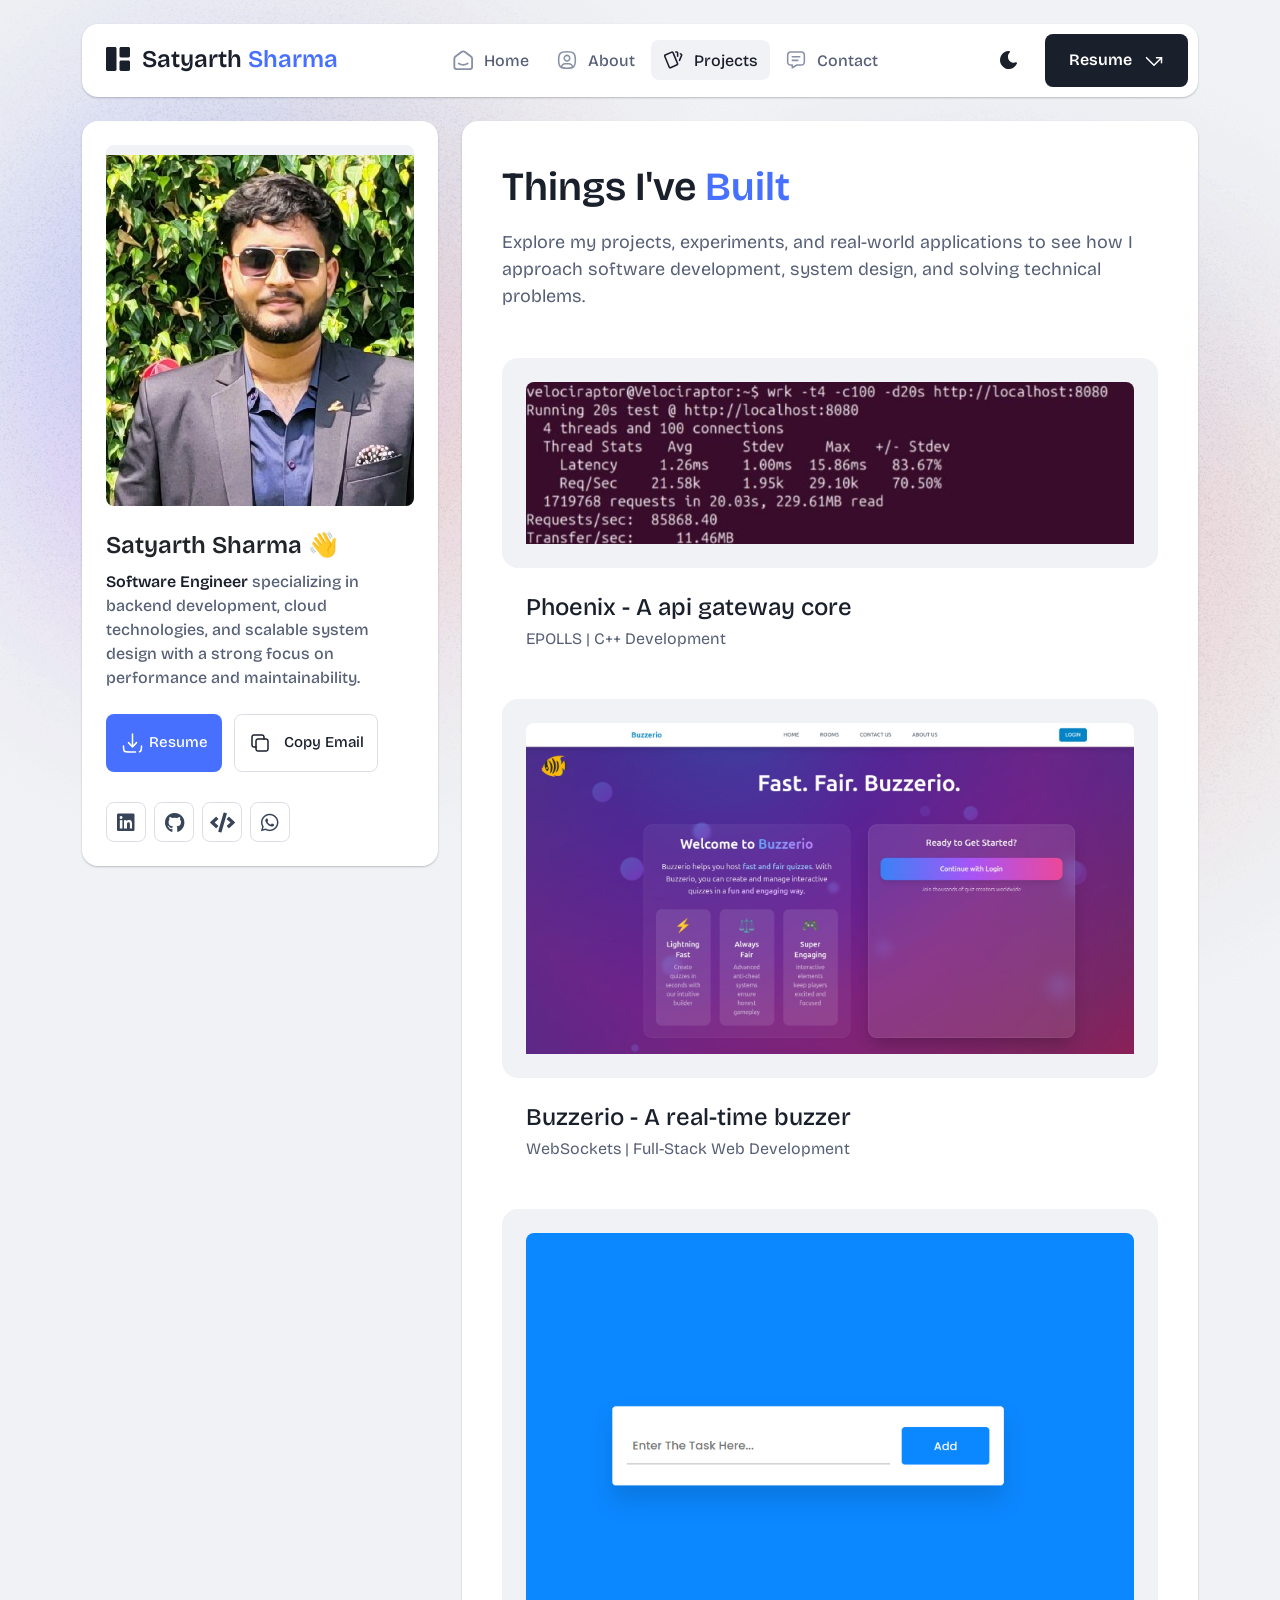
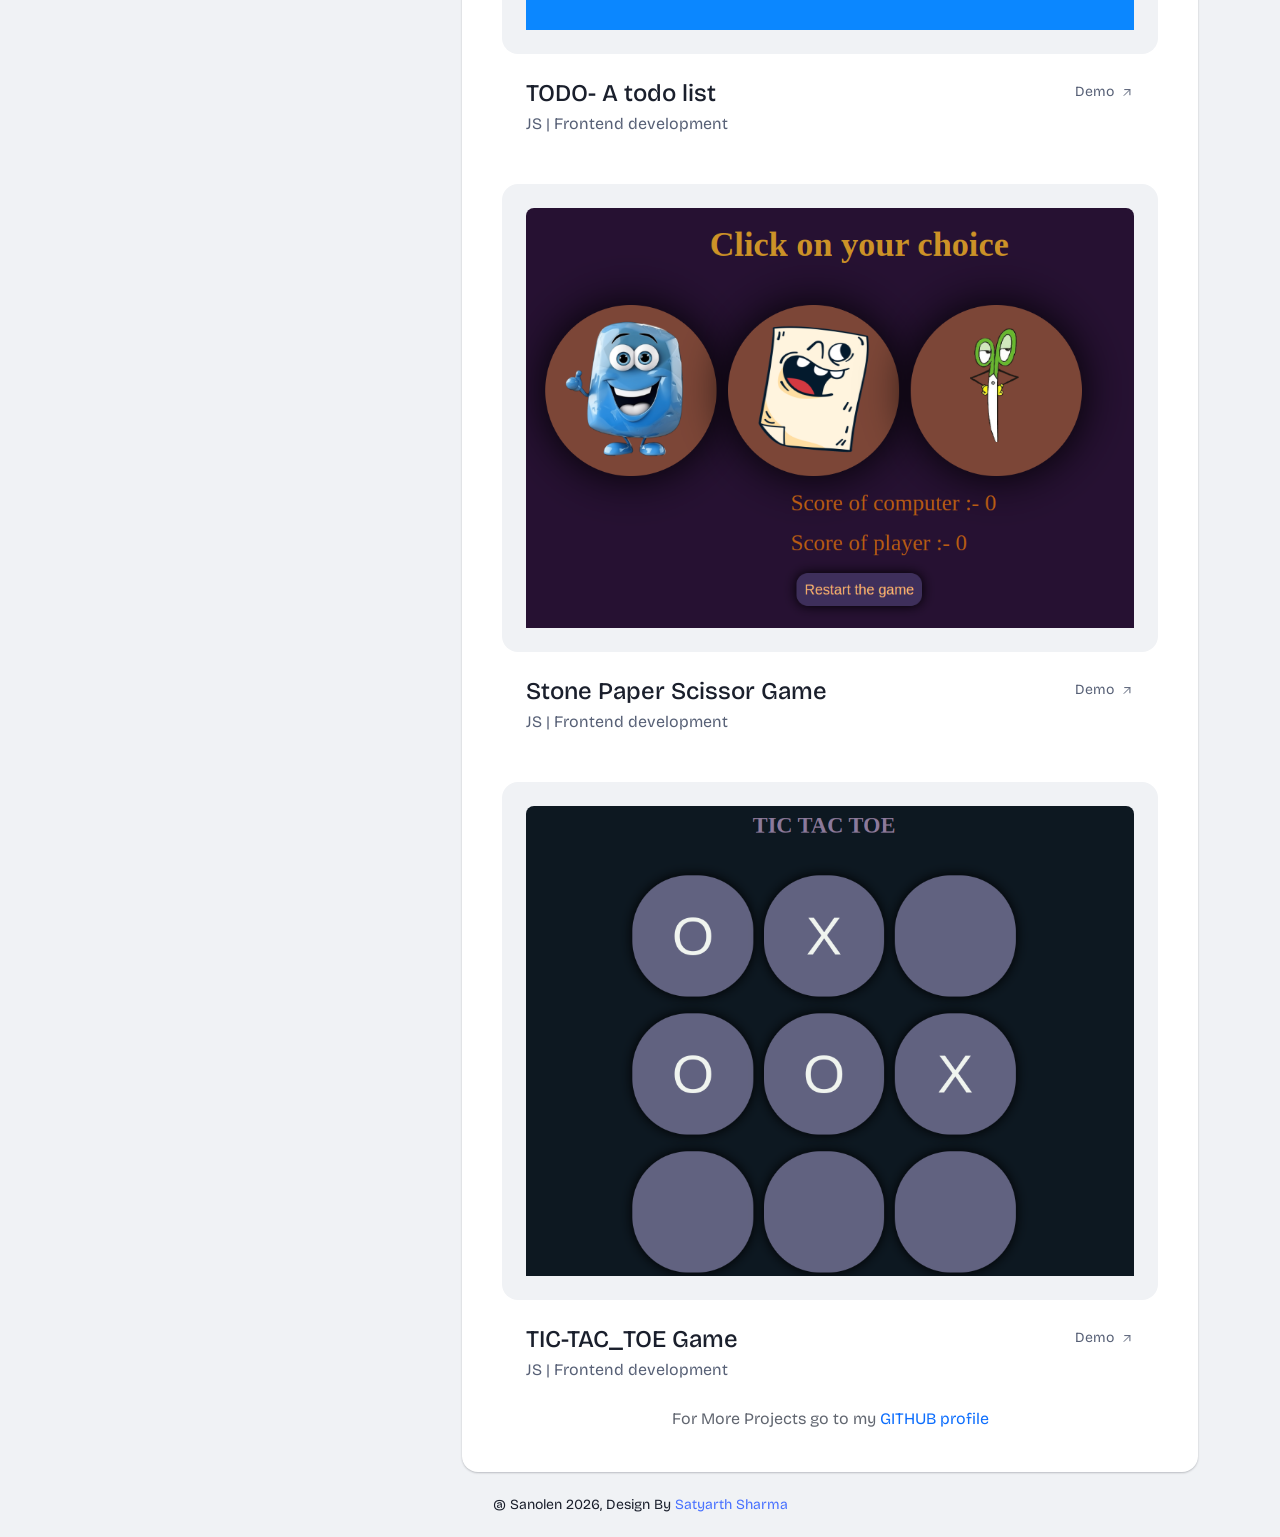
<file: portfolio.html>
<!DOCTYPE html>
<html lang="en">

<head>
  <meta charset="UTF-8">
  <meta http-equiv="X-UA-Compatible" content="IE=edge">
    <title>Satyarth Sharma | Software Engineer | .NET, Java & Full-Stack Developer</title>

  <meta name="description" content="Satyarth Sharma is a Software Engineer specializing in backend development, .NET, Java, system design, APIs, databases, and full-stack web development. Explore his projects, technical skills, and software engineering work.">

  <meta name="keywords" content="Satyarth Sharma, Software Engineer, Software Developer, Backend Developer, Full Stack Developer, .NET Developer, C# Developer, Java Developer, System Design, REST API, PostgreSQL, Redis, React, Node.js, AWS, WebSockets, Software Engineering Portfolio">
  <meta name="author" content="Satyarth Sharma">
  <meta name="robots" content="index, follow">
  <meta name="viewport" content="width=device-width, initial-scale=1.0">

  <link rel="canonical" href="https://satyarth.sanolen.com/">

  <link rel="shortcut icon" type="image/x-icon" href="assets/img/favicon.svg">
  <!-- Place favicon.ico in the root directory -->

  <!-- CSS here -->
  <link rel="stylesheet" href="assets/css/bootstrap.min.css">
  <link rel="stylesheet" href="assets/fontawsome/css/all.min.css">
  <link rel="stylesheet" href="assets/fontawsome/css/fontawesome.min.css">
  <link rel="stylesheet" href="assets/css/slick.css">
  <link rel="stylesheet" href="assets/css/magnific-popup.css">
  <link rel="stylesheet" href="assets/css/style.css">
  <link rel="stylesheet" href="assets/css/responsive.css">
</head>

<body>
  <div id="page-content">
    <!-- header part start -->
    <header class="header-area">
      <nav class="navbar">
        <div class="container">
          <div class="menu-container">
            <div class="logo">
              <a class="navbar-brand me-0" href="index.html">
                <svg width="24" height="24" viewBox="0 0 24 24" fill="none" xmlns="http://www.w3.org/2000/svg">
                  <path
                    d="M0 1.5C0 1.10218 0.158035 0.720644 0.43934 0.43934C0.720644 0.158035 1.10218 0 1.5 0L9 0C9.39782 0 9.77936 0.158035 10.0607 0.43934C10.342 0.720644 10.5 1.10218 10.5 1.5V22.5C10.5 22.8978 10.342 23.2794 10.0607 23.5607C9.77936 23.842 9.39782 24 9 24H1.5C1.10218 24 0.720644 23.842 0.43934 23.5607C0.158035 23.2794 0 22.8978 0 22.5V1.5ZM13.5 1.5C13.5 1.10218 13.658 0.720644 13.9393 0.43934C14.2206 0.158035 14.6022 0 15 0L22.5 0C22.8978 0 23.2794 0.158035 23.5607 0.43934C23.842 0.720644 24 1.10218 24 1.5V9C24 9.39782 23.842 9.77936 23.5607 10.0607C23.2794 10.342 22.8978 10.5 22.5 10.5H15C14.6022 10.5 14.2206 10.342 13.9393 10.0607C13.658 9.77936 13.5 9.39782 13.5 9V1.5ZM13.5 15C13.5 14.6022 13.658 14.2206 13.9393 13.9393C14.2206 13.658 14.6022 13.5 15 13.5H22.5C22.8978 13.5 23.2794 13.658 23.5607 13.9393C23.842 14.2206 24 14.6022 24 15V22.5C24 22.8978 23.842 23.2794 23.5607 23.5607C23.2794 23.842 22.8978 24 22.5 24H15C14.6022 24 14.2206 23.842 13.9393 23.5607C13.658 23.2794 13.5 22.8978 13.5 22.5V15Z"
                    class="logo-icon" />
                </svg>
                <span>Satyarth <span class="primary">Sharma</span></span>
              </a>
            </div>
            <div class="navbar-main d-flex flex-grow-1">
              <div class="logo inner-logo d-block d-xl-none">
                <a class="navbar-brand me-0" href="index.html">
                  <svg width="24" height="24" viewBox="0 0 24 24" fill="none" xmlns="http://www.w3.org/2000/svg">
                    <path
                      d="M0 1.5C0 1.10218 0.158035 0.720644 0.43934 0.43934C0.720644 0.158035 1.10218 0 1.5 0L9 0C9.39782 0 9.77936 0.158035 10.0607 0.43934C10.342 0.720644 10.5 1.10218 10.5 1.5V22.5C10.5 22.8978 10.342 23.2794 10.0607 23.5607C9.77936 23.842 9.39782 24 9 24H1.5C1.10218 24 0.720644 23.842 0.43934 23.5607C0.158035 23.2794 0 22.8978 0 22.5V1.5ZM13.5 1.5C13.5 1.10218 13.658 0.720644 13.9393 0.43934C14.2206 0.158035 14.6022 0 15 0L22.5 0C22.8978 0 23.2794 0.158035 23.5607 0.43934C23.842 0.720644 24 1.10218 24 1.5V9C24 9.39782 23.842 9.77936 23.5607 10.0607C23.2794 10.342 22.8978 10.5 22.5 10.5H15C14.6022 10.5 14.2206 10.342 13.9393 10.0607C13.658 9.77936 13.5 9.39782 13.5 9V1.5ZM13.5 15C13.5 14.6022 13.658 14.2206 13.9393 13.9393C14.2206 13.658 14.6022 13.5 15 13.5H22.5C22.8978 13.5 23.2794 13.658 23.5607 13.9393C23.842 14.2206 24 14.6022 24 15V22.5C24 22.8978 23.842 23.2794 23.5607 23.5607C23.2794 23.842 22.8978 24 22.5 24H15C14.6022 24 14.2206 23.842 13.9393 23.5607C13.658 23.2794 13.5 22.8978 13.5 22.5V15Z"
                      class="logo-icon" />
                  </svg>
                  <span>Satyarth <span class="primary">Sharma</span></span>
                </a>
              </div>
              <ul class="navbar-info mx-auto">
                <li class="nav-item">
                  <a class="nav-link" aria-current="page" href="index.html">
                    <svg class="nav-icon" viewBox="0 0 15 15" fill="none" xmlns="http://www.w3.org/2000/svg">
                      <path
                        d="M13.475 4.92481L9.03083 1.46814C8.64082 1.16473 8.1608 1 7.66667 1C7.17254 1 6.69251 1.16473 6.3025 1.46814L1.8575 4.92481C1.59037 5.13254 1.37424 5.39858 1.22563 5.7026C1.07701 6.00662 0.99984 6.34058 1 6.67897V12.679C1 13.121 1.17559 13.5449 1.48816 13.8575C1.80072 14.17 2.22464 14.3456 2.66667 14.3456H12.6667C13.1087 14.3456 13.5326 14.17 13.8452 13.8575C14.1577 13.5449 14.3333 13.121 14.3333 12.679V6.67897C14.3333 5.99314 14.0167 5.34564 13.475 4.92481Z"
                        stroke-width="1.4" stroke-linecap="round" stroke-linejoin="round" />
                      <path d="M10.9753 10.1665C9.13359 11.2773 6.14859 11.2773 4.30859 10.1665" stroke-width="1.4"
                        stroke-linecap="round" stroke-linejoin="round" />
                    </svg>
                    <span>Home</span>
                  </a>
                </li>
                <li class="nav-item">
                  <a class="nav-link" href="about.html">
                    <svg class="nav-icon" viewBox="0 0 18 18" fill="none" xmlns="http://www.w3.org/2000/svg">
                      <path
                        d="M9 9.8335C9.66304 9.8335 10.2989 9.5701 10.7678 9.10126C11.2366 8.63242 11.5 7.99654 11.5 7.3335C11.5 6.67045 11.2366 6.03457 10.7678 5.56573C10.2989 5.09689 9.66304 4.8335 9 4.8335C8.33696 4.8335 7.70107 5.09689 7.23223 5.56573C6.76339 6.03457 6.5 6.67045 6.5 7.3335C6.5 7.99654 6.76339 8.63242 7.23223 9.10126C7.70107 9.5701 8.33696 9.8335 9 9.8335Z"
                        stroke-width="1.4" stroke-linecap="round" stroke-linejoin="round" />
                      <path
                        d="M9 1.5C15 1.5 16.5 3 16.5 9C16.5 15 15 16.5 9 16.5C3 16.5 1.5 15 1.5 9C1.5 3 3 1.5 9 1.5Z"
                        stroke-width="1.4" stroke-linecap="round" stroke-linejoin="round" />
                      <path
                        d="M4 15.7085V15.6668C4 14.7828 4.35119 13.9349 4.97631 13.3098C5.60143 12.6847 6.44928 12.3335 7.33333 12.3335H10.6667C11.5507 12.3335 12.3986 12.6847 13.0237 13.3098C13.6488 13.9349 14 14.7828 14 15.6668V15.7085"
                        stroke-width="1.4" stroke-linecap="round" stroke-linejoin="round" />
                    </svg>
                    About
                  </a>
                </li>
                <li class="nav-item">
                  <a class="nav-link active" href="portfolio.html">
                    <svg class="nav-icon" viewBox="0 0 18 17" fill="none" xmlns="http://www.w3.org/2000/svg">
                      <path
                        d="M2.00326 3.99733L7.95159 1.40649C8.04974 1.36442 8.15533 1.34243 8.26212 1.34181C8.3689 1.34119 8.47473 1.36196 8.57337 1.40289C8.67201 1.44382 8.76145 1.50408 8.83642 1.58013C8.9114 1.65617 8.97039 1.74646 9.00992 1.84566L13.1133 11.764C13.1985 11.9651 13.2014 12.1917 13.1213 12.3949C13.0412 12.5982 12.8845 12.7618 12.6849 12.8507L6.73742 15.4415C6.63922 15.4837 6.53356 15.5058 6.42668 15.5065C6.3198 15.5072 6.21387 15.4864 6.11514 15.4455C6.0164 15.4046 5.92688 15.3442 5.85184 15.2681C5.7768 15.192 5.71778 15.1016 5.67826 15.0023L1.57492 5.08316C1.48963 4.88204 1.48673 4.65546 1.56684 4.45222C1.64696 4.24898 1.80367 4.08616 2.00326 3.99733Z"
                        stroke-width="1.4" stroke-linecap="round" stroke-linejoin="round" />
                      <path
                        d="M11.5 1.3335H12.3333C12.5543 1.3335 12.7663 1.42129 12.9226 1.57757C13.0789 1.73385 13.1667 1.94582 13.1667 2.16683V5.0835"
                        stroke-width="1.4" stroke-linecap="round" stroke-linejoin="round" />
                      <path
                        d="M15.6663 3C15.8863 3.09333 16.0997 3.18083 16.3063 3.2625C16.5098 3.34882 16.6706 3.51241 16.7534 3.71729C16.8362 3.92217 16.8343 4.15155 16.748 4.355L14.833 8.83334"
                        stroke-width="1.4" stroke-linecap="round" stroke-linejoin="round" />
                    </svg>
                    Projects
                  </a>
                </li>

                <li class="nav-item">
                  <a class="nav-link" href="contact.html">
                    <svg class="nav-icon" viewBox="0 0 18 17" fill="none" xmlns="http://www.w3.org/2000/svg">
                      <path d="M5.66699 5.5H12.3337" stroke-width="1.4" stroke-linecap="round"
                        stroke-linejoin="round" />
                      <path d="M5.66699 8.8335H10.667" stroke-width="1.4" stroke-linecap="round"
                        stroke-linejoin="round" />
                      <path
                        d="M14 1.3335C14.663 1.3335 15.2989 1.59689 15.7678 2.06573C16.2366 2.53457 16.5 3.17045 16.5 3.8335V10.5002C16.5 11.1632 16.2366 11.7991 15.7678 12.2679C15.2989 12.7368 14.663 13.0002 14 13.0002H9.83333L5.66667 15.5002V13.0002H4C3.33696 13.0002 2.70107 12.7368 2.23223 12.2679C1.76339 11.7991 1.5 11.1632 1.5 10.5002V3.8335C1.5 3.17045 1.76339 2.53457 2.23223 2.06573C2.70107 1.59689 3.33696 1.3335 4 1.3335H14Z"
                        stroke-width="1.4" stroke-linecap="round" stroke-linejoin="round" />
                    </svg>
                    Contact
                  </a>
                </li>
              </ul>
              <div class="header-right-info d-flex align-items-center">
                <button class="theme-control-btn">
                  <span class="dark">
                    <svg width="24" height="24" viewBox="0 0 24 24" fill="none" xmlns="http://www.w3.org/2000/svg">
                      <path
                        d="M11.8005 3C10.207 3.0003 8.64356 3.44286 7.27683 4.28049C5.91011 5.11811 4.79139 6.31937 4.04002 7.75612C3.28865 9.19288 2.93281 10.8112 3.01046 12.4386C3.08811 14.0659 3.59633 15.6411 4.48091 16.9963C5.3655 18.3514 6.59326 19.4356 8.03324 20.1333C9.47322 20.8309 11.0714 21.1157 12.6573 20.9574C14.2432 20.7991 15.7573 20.2036 17.0381 19.2344C18.319 18.2652 19.3185 16.9587 19.9301 15.4542C20.2302 14.7162 19.5111 13.9746 18.7875 14.2752C17.5475 14.7888 16.1706 14.8418 14.8963 14.425C13.622 14.0082 12.5308 13.1479 11.8126 11.9937C11.0943 10.8396 10.7943 9.4645 10.9648 8.10764C11.1353 6.75077 11.7655 5.49792 12.7458 4.5669L12.8136 4.4949C13.2986 3.9279 12.913 3.0072 12.1464 3.0072H11.9122L11.8524 3.0018L11.7996 3H11.8005Z"
                        fill="#1A1F2C" />
                    </svg>
                    <small class="theme-text d-block d-xl-none">Change appearance</small>
                  </span>
                  <span class="light">
                    <svg width="24" height="24" viewBox="0 0 24 24" fill="none" xmlns="http://www.w3.org/2000/svg">
                      <path
                        d="M12 19C12.2449 19 12.4813 19.09 12.6644 19.2527C12.8474 19.4155 12.9643 19.6397 12.993 19.883L13 20V21C12.9997 21.2549 12.9021 21.5 12.7272 21.6854C12.5522 21.8707 12.313 21.9822 12.0586 21.9972C11.8042 22.0121 11.5536 21.9293 11.3582 21.7657C11.1627 21.6021 11.0371 21.3701 11.007 21.117L11 21V20C11 19.7348 11.1054 19.4804 11.2929 19.2929C11.4804 19.1054 11.7348 19 12 19Z"
                        fill="#FD7E41" />
                      <path
                        d="M18.3127 16.9099L18.4067 16.9929L19.1067 17.6929C19.2861 17.8729 19.3902 18.1144 19.398 18.3683C19.4057 18.6223 19.3165 18.8697 19.1485 19.0602C18.9804 19.2508 18.7462 19.3702 18.4933 19.3943C18.2403 19.4184 17.9877 19.3454 17.7867 19.1899L17.6927 19.1069L16.9927 18.4069C16.8202 18.2347 16.7165 18.0053 16.7012 17.7619C16.6859 17.5186 16.76 17.278 16.9097 17.0855C17.0593 16.893 17.2741 16.7618 17.5137 16.7166C17.7533 16.6713 18.0012 16.7152 18.2107 16.8399L18.3127 16.9099Z"
                        fill="#FD7E41" />
                      <path
                        d="M7.00747 16.993C7.17965 17.1652 7.28308 17.3943 7.29836 17.6373C7.31364 17.8803 7.23972 18.1206 7.09047 18.313L7.00747 18.407L6.30747 19.107C6.12751 19.2863 5.88604 19.3905 5.63209 19.3982C5.37814 19.406 5.13076 19.3168 4.94019 19.1487C4.74963 18.9807 4.63017 18.7464 4.60607 18.4935C4.58198 18.2406 4.65506 17.988 4.81047 17.787L4.89347 17.693L5.59347 16.993C5.781 16.8055 6.03531 16.7002 6.30047 16.7002C6.56563 16.7002 6.81994 16.8055 7.00747 16.993Z"
                        fill="#FD7E41" />
                      <path
                        d="M3.99987 11C4.25475 11.0003 4.4999 11.0979 4.68524 11.2728C4.87057 11.4478 4.9821 11.687 4.99704 11.9414C5.01198 12.1958 4.92919 12.4464 4.7656 12.6418C4.60201 12.8373 4.36996 12.9629 4.11687 12.993L3.99987 13H2.99987C2.74499 12.9997 2.49984 12.9021 2.3145 12.7272C2.12916 12.5522 2.01763 12.313 2.0027 12.0586C1.98776 11.8042 2.07054 11.5536 2.23413 11.3582C2.39772 11.1627 2.62977 11.0371 2.88287 11.007L2.99987 11H3.99987Z"
                        fill="#FD7E41" />
                      <path
                        d="M20.9999 11C21.2547 11.0003 21.4999 11.0979 21.6852 11.2728C21.8706 11.4478 21.9821 11.687 21.997 11.9414C22.012 12.1958 21.9292 12.4464 21.7656 12.6418C21.602 12.8373 21.37 12.9629 21.1169 12.993L20.9999 13H19.9999C19.745 12.9997 19.4998 12.9021 19.3145 12.7272C19.1292 12.5522 19.0176 12.313 19.0027 12.0586C18.9878 11.8042 19.0705 11.5536 19.2341 11.3582C19.3977 11.1627 19.6298 11.0371 19.8829 11.007L19.9999 11H20.9999Z"
                        fill="#FD7E41" />
                      <path
                        d="M6.21264 4.80985L6.30664 4.89285L7.00664 5.59285C7.18599 5.77281 7.29011 6.01429 7.29787 6.26824C7.30562 6.52219 7.21642 6.76957 7.04839 6.96013C6.88036 7.1507 6.64609 7.27016 6.39316 7.29425C6.14024 7.31834 5.88763 7.24526 5.68664 7.08985L5.59264 7.00685L4.89264 6.30685C4.72073 6.13453 4.61757 5.90543 4.6025 5.66248C4.58744 5.41954 4.6615 5.17945 4.8108 4.98721C4.9601 4.79497 5.1744 4.66378 5.41351 4.61824C5.65262 4.57271 5.90013 4.61594 6.10964 4.73985L6.21264 4.80985Z"
                        fill="#FD7E41" />
                      <path
                        d="M19.1071 4.89288C19.2793 5.06508 19.3827 5.29418 19.398 5.5372C19.4132 5.78023 19.3393 6.02048 19.1901 6.21288L19.1071 6.30688L18.4071 7.00688C18.2271 7.18623 17.9856 7.29036 17.7317 7.29811C17.4777 7.30587 17.2304 7.21667 17.0398 7.04864C16.8492 6.8806 16.7298 6.64633 16.7057 6.39341C16.6816 6.14049 16.7547 5.88788 16.9101 5.68688L16.9931 5.59288L17.6931 4.89288C17.8806 4.70541 18.1349 4.6001 18.4001 4.6001C18.6652 4.6001 18.9196 4.70541 19.1071 4.89288Z"
                        fill="#FD7E41" />
                      <path
                        d="M12 2C12.2449 2.00003 12.4813 2.08996 12.6644 2.25272C12.8474 2.41547 12.9643 2.63975 12.993 2.883L13 3V4C12.9997 4.25488 12.9021 4.50003 12.7272 4.68537C12.5522 4.8707 12.313 4.98223 12.0586 4.99717C11.8042 5.01211 11.5536 4.92933 11.3582 4.76573C11.1627 4.60214 11.0371 4.3701 11.007 4.117L11 4V3C11 2.73478 11.1054 2.48043 11.2929 2.29289C11.4804 2.10536 11.7348 2 12 2Z"
                        fill="#FD7E41" />
                      <path
                        d="M12 7C12.9797 6.99994 13.9378 7.28769 14.7553 7.8275C15.5729 8.36731 16.2138 9.1354 16.5986 10.0364C16.9833 10.9373 17.0949 11.9315 16.9195 12.8953C16.7441 13.8592 16.2893 14.7502 15.6118 15.4579C14.9343 16.1655 14.0638 16.6585 13.1085 16.8756C12.1532 17.0928 11.1552 17.0245 10.2383 16.6793C9.3215 16.334 8.52629 15.7271 7.95146 14.9338C7.37663 14.1405 7.04752 13.1958 7.005 12.217L7 12L7.005 11.783C7.06092 10.4958 7.61161 9.27978 8.54222 8.38866C9.47284 7.49754 10.7115 7.00007 12 7Z"
                        fill="#FD7E41" />
                    </svg>
                    <small class="theme-text d-block d-xl-none">Change appearance</small>
                  </span>
                </button>
                <a href="resume.html" target="_blank" class="lets-talk-btn">
                  Resume
                  <svg class="icon" width="20" height="20" viewBox="0 0 20 20" fill="none"
                    xmlns="http://www.w3.org/2000/svg">
                    <path d="M17.5 11.6665V6.6665H12.5" stroke="white" stroke-width="1.5" stroke-linecap="round"
                      stroke-linejoin="round" />
                    <path d="M17.5 6.6665L10 14.1665L2.5 6.6665" stroke="white" stroke-width="1.5"
                      stroke-linecap="round" stroke-linejoin="round" />
                  </svg>
                </a>
              </div>
            </div>
            <div class="mobile-menu-overlay d-block d-lg-none"></div>
            <div class="mobile-menu-control-bar d-block d-xl-none">
              <button class="mobile-menu-control-bar">
                <i class="fas fa-bars"></i>
              </button>
            </div>
          </div>
        </div>
      </nav>
    </header>
    <!-- header part end -->

    <!-- main area part start -->
    <main>

      <section class="content-box-area mt-4">
        <div class="container">
          <div class="row g-4">
            <div class="col-xl-4">
              <div class="card profile-card">
                <div class="card-body">
                  <div class="image text-center">
                    <img src="assets/img/images/profile.png" alt="profile">
                  </div>
                  <div class="text">
                    <h3 class="card-title">Satyarth Sharma 👋</h3>
                    <p>
                      <span>Software Engineer</span> specializing in backend development, cloud technologies,
                      and scalable system design with a strong focus on performance and maintainability.
                    </p>
                    <div class="common-button-groups">

                      <a class="btn btn-call"
                        href="resume.html"
                        target="_blank">
                        <svg width="25" height="24" viewBox="0 0 24 24" fill="none" xmlns="http://www.w3.org/2000/svg"><g id="SVGRepo_bgCarrier" stroke-width="0"></g><g id="SVGRepo_tracerCarrier" stroke-linecap="round" stroke-linejoin="round"></g><g id="SVGRepo_iconCarrier"> <path d="M12 3V16M12 16L16 11.625M12 16L8 11.625" stroke="#ffffff" stroke-width="1.5" stroke-linecap="round" stroke-linejoin="round"></path> <path d="M15 21H9C6.17157 21 4.75736 21 3.87868 20.1213C3 19.2426 3 17.8284 3 15M21 15C21 17.8284 21 19.2426 20.1213 20.1213C19.8215 20.4211 19.4594 20.6186 19 20.7487" stroke="#ffffff" stroke-width="1.5" stroke-linecap="round" stroke-linejoin="round"></path> </g></svg>
                        Resume
                      </a>
                      <button class="btn btn-copy" data-clipboard-text="sharmasatyarth04@gmail.com">
                        <svg class="icon" width="24" height="24" viewBox="0 0 24 24" fill="none"
                          xmlns="http://www.w3.org/2000/svg">
                          <path
                            d="M8 10C8 9.46957 8.21071 8.96086 8.58579 8.58579C8.96086 8.21071 9.46957 8 10 8H18C18.5304 8 19.0391 8.21071 19.4142 8.58579C19.7893 8.96086 20 9.46957 20 10V18C20 18.5304 19.7893 19.0391 19.4142 19.4142C19.0391 19.7893 18.5304 20 18 20H10C9.46957 20 8.96086 19.7893 8.58579 19.4142C8.21071 19.0391 8 18.5304 8 18V10Z"
                            stroke-width="1.5" stroke-linecap="round" stroke-linejoin="round" />
                          <path
                            d="M16 8V6C16 5.46957 15.7893 4.96086 15.4142 4.58579C15.0391 4.21071 14.5304 4 14 4H6C5.46957 4 4.96086 4.21071 4.58579 4.58579C4.21071 4.96086 4 5.46957 4 6V14C4 14.5304 4.21071 15.0391 4.58579 15.4142C4.96086 15.7893 5.46957 16 6 16H8"
                            stroke-width="1.5" stroke-linecap="round" stroke-linejoin="round" />
                        </svg>
                        Copy Email
                      </button>
                    </div>
                    <div class="social-media-icon">
                      <ul class="list-unstyled">
                        <li><a href="https://www.linkedin.com/in/satyarth-sharma/" target="_blank"><i
                              class="fab fa-linkedin"></i></a></li>
                        <li><a href="https://github.com/shsat94" target="_blank"><i class="fab fa-github"></i></a></li>
                        <li><a href="https://leetcode.com/u/veloci8raptor/" target="_blank"><i
                              class="fas fa-code"></i></a></li>
                        <li><a
                            href="https://wa.me/918738090222?text=Hi%2C%20I%20found%20your%20portfolio.%20Let's%20connect!"
                            target="_blank"><i class="fab fa-whatsapp"></i></a></li>
                      </ul>
                    </div>
                  </div>
                </div>
              </div>
            </div>
            <div class="col-xl-8">
              <div class="card content-box-card">
                <div class="card-body portfolio-card">
                  <div class="top-info">
                    <div class="text">
                      <h1 class="main-title">Things I've <span>Built</span></h1>
                      <p>Explore my projects, experiments, and real-world applications to see how I approach software development, system design, and solving technical problems.</p>
                    </div>
                  </div>
                  <div class="portfolio-area">
                    <div class="row g-4 parent-container">
                      <div class="col-lg-12">
                        <div class="portfolio-item">
                          <div class="image">
                            <img src="assets/img/projects/project.png" alt="project-1" class="img-fluid w-100">
                            <a href="assets/img/projects/project.png"
                              class="gallery-popup full-image-preview parent-container">
                              <svg class="icon" xmlns="http://www.w3.org/2000/svg" viewBox="0 0 20 20" fill="none"
                                stroke="currentColor" stroke-linecap="round" stroke-linejoin="round" stroke-width="1.5">
                                <path d="M10 4.167v11.666M4.167 10h11.666"></path>
                              </svg>
                            </a>
                          </div>
                          <div class="text">
                            <div class="info">
                              <a href="#" class="title">Phoenix - A api gateway core</a>
                              <p class="subtitle">EPOLLS | C++ Development</p>
                            </div>
                            
                          </div>
                        </div>
                      </div>
                      <div class="col-lg-12">
                        <div class="portfolio-item">
                          <div class="image">
                            <img src="assets/img/projects/project-1.png" alt="project-1" class="img-fluid w-100">
                            <a href="assets/img/projects/project-1.png"
                              class="gallery-popup full-image-preview parent-container">
                              <svg class="icon" xmlns="http://www.w3.org/2000/svg" viewBox="0 0 20 20" fill="none"
                                stroke="currentColor" stroke-linecap="round" stroke-linejoin="round" stroke-width="1.5">
                                <path d="M10 4.167v11.666M4.167 10h11.666"></path>
                              </svg>
                            </a>
                          </div>
                          <div class="text">
                            <div class="info">
                              <a href="#" class="title">Buzzerio - A real-time buzzer</a>
                              <p class="subtitle">WebSockets | Full-Stack Web Development</p>
                            </div>
                            
                          </div>
                        </div>
                      </div>
                      
                      <div class="col-lg-12">
                        <div class="portfolio-item">
                          <div class="image">
                            <img src="assets/img/projects/project-3.png" alt="project-3" class="img-fluid w-100">
                            <a href="assets/img/projects/project-3.png"
                              class="gallery-popup full-image-preview parent-container">
                              <svg class="icon" xmlns="http://www.w3.org/2000/svg" viewBox="0 0 20 20" fill="none"
                                stroke="currentColor" stroke-linecap="round" stroke-linejoin="round" stroke-width="1.5">
                                <path d="M10 4.167v11.666M4.167 10h11.666"></path>
                              </svg>
                            </a>
                          </div>
                          <div class="text">
                            <div class="info">
                              <a href="#" class="title">TODO- A todo list</a>
                              <p class="subtitle">JS | Frontend development</p>
                            </div>
                            <div class="visite-btn">
                              <a href="https://shsat94.github.io/To-do-list/" target="_blank">Demo
                                <svg class="arrow-up" width="14" height="15" viewBox="0 0 14 15" fill="none"
                                  xmlns="http://www.w3.org/2000/svg">
                                  <path d="M9.91634 4.5835L4.08301 10.4168" stroke-linecap="round"
                                    stroke-linejoin="round"></path>
                                  <path d="M4.66699 4.5835H9.91699V9.8335" stroke-linecap="round"
                                    stroke-linejoin="round"></path>
                                </svg>
                              </a>
                            </div>
                          </div>
                        </div>
                      </div>
                      <div class="col-lg-12">
                        <div class="portfolio-item">
                          <div class="image">
                            <img src="assets/img/projects/project-4.png" alt="project-3" class="img-fluid w-100">
                            <a href="assets/img/projects/project-4.png"
                              class="gallery-popup full-image-preview parent-container">
                              <svg class="icon" xmlns="http://www.w3.org/2000/svg" viewBox="0 0 20 20" fill="none"
                                stroke="currentColor" stroke-linecap="round" stroke-linejoin="round" stroke-width="1.5">
                                <path d="M10 4.167v11.666M4.167 10h11.666"></path>
                              </svg>
                            </a>
                          </div>
                          <div class="text">
                            <div class="info">
                              <a href="#" class="title">Stone Paper Scissor Game</a>
                              <p class="subtitle">JS | Frontend development</p>
                            </div>
                            <div class="visite-btn">
                              <a href="https://shsat94.github.io/Stone-paper-scissor/" target="_blank">Demo
                                <svg class="arrow-up" width="14" height="15" viewBox="0 0 14 15" fill="none"
                                  xmlns="http://www.w3.org/2000/svg">
                                  <path d="M9.91634 4.5835L4.08301 10.4168" stroke-linecap="round"
                                    stroke-linejoin="round"></path>
                                  <path d="M4.66699 4.5835H9.91699V9.8335" stroke-linecap="round"
                                    stroke-linejoin="round"></path>
                                </svg>
                              </a>
                            </div>
                          </div>
                        </div>
                      </div>
                      <div class="col-lg-12">
                        <div class="portfolio-item">
                          <div class="image">
                            <img src="assets/img/projects/project-5.png" alt="project-3" class="img-fluid w-100">
                            <a href="assets/img/projects/project-5.png"
                              class="gallery-popup full-image-preview parent-container">
                              <svg class="icon" xmlns="http://www.w3.org/2000/svg" viewBox="0 0 20 20" fill="none"
                                stroke="currentColor" stroke-linecap="round" stroke-linejoin="round" stroke-width="1.5">
                                <path d="M10 4.167v11.666M4.167 10h11.666"></path>
                              </svg>
                            </a>
                          </div>
                          <div class="text">
                            <div class="info">
                              <a href="#" class="title">TIC-TAC_TOE Game</a>
                              <p class="subtitle">JS | Frontend development</p>
                            </div>
                            <div class="visite-btn">
                              <a href="https://shsat94.github.io/Tic-tac-toe/" target="_blank">Demo
                                <svg class="arrow-up" width="14" height="15" viewBox="0 0 14 15" fill="none"
                                  xmlns="http://www.w3.org/2000/svg">
                                  <path d="M9.91634 4.5835L4.08301 10.4168" stroke-linecap="round"
                                    stroke-linejoin="round"></path>
                                  <path d="M4.66699 4.5835H9.91699V9.8335" stroke-linecap="round"
                                    stroke-linejoin="round"></path>
                                </svg>
                              </a>
                            </div>
                          </div>
                        </div>
                      </div>
                    </div>
                    
                  </div>
                  <div class="container">
                    <div class="text text-center">
                      <p>For More Projects go to my <a href="https://github.com/shsat94" target="_blank">GITHUB profile</a></p>
                    </div>
                  </div>
                </div>
              </div>
            </div>
          </div>
        </div>
      </section>

      <!-- background shape area start -->
      <div class="background-shapes">
        <div class="shape-1 common-shape">
          <img src="assets/img/bg/banner-shape-1.png" alt="banner-shape-1">
        </div>
        <div class="shape-2 common-shape">
          <img src="assets/img/bg/banner-shape-1.png" alt="banner-shape-1">
        </div>
        <div class="threed-shape-1 move-with-cursor" data-value="1">
          <img src="assets/img/bg/object-3d-1.png" alt="object-3d-1">
        </div>
        <div class="threed-shape-2 move-with-cursor" data-value="1">
          <img src="assets/img/bg/object-3d-2.png" alt="object-3d-2">
        </div>
      </div>
      <!-- background shape area end -->
    </main>
    <!-- main area part end -->

   <!-- footer part start -->
    <footer class="footer-area">
      <div class="container">
        <div class="text text-center">
          <p>@ Sanolen 2026, Design By <a href="#">Satyarth Sharma</a></p>
        </div>
      </div>
    </footer>
    <!-- footer part end -->
  </div>

  <!-- JS here -->
  <script src="assets/js/vendor/jquery-3.6.0.min.js"></script>
  <script src="assets/js/bootstrap.bundle.min.js"></script>
  <script src="assets/js/jquery.magnific-popup.min.js"></script>
  <script src="assets/js/ajax-form.js"></script>
  <script src="assets/js/clipboard.min.js"></script>
  <script src="assets/js/slick.min.js"></script>
  <script src="assets/js/script.js"></script>
</body>


</html>
</file>
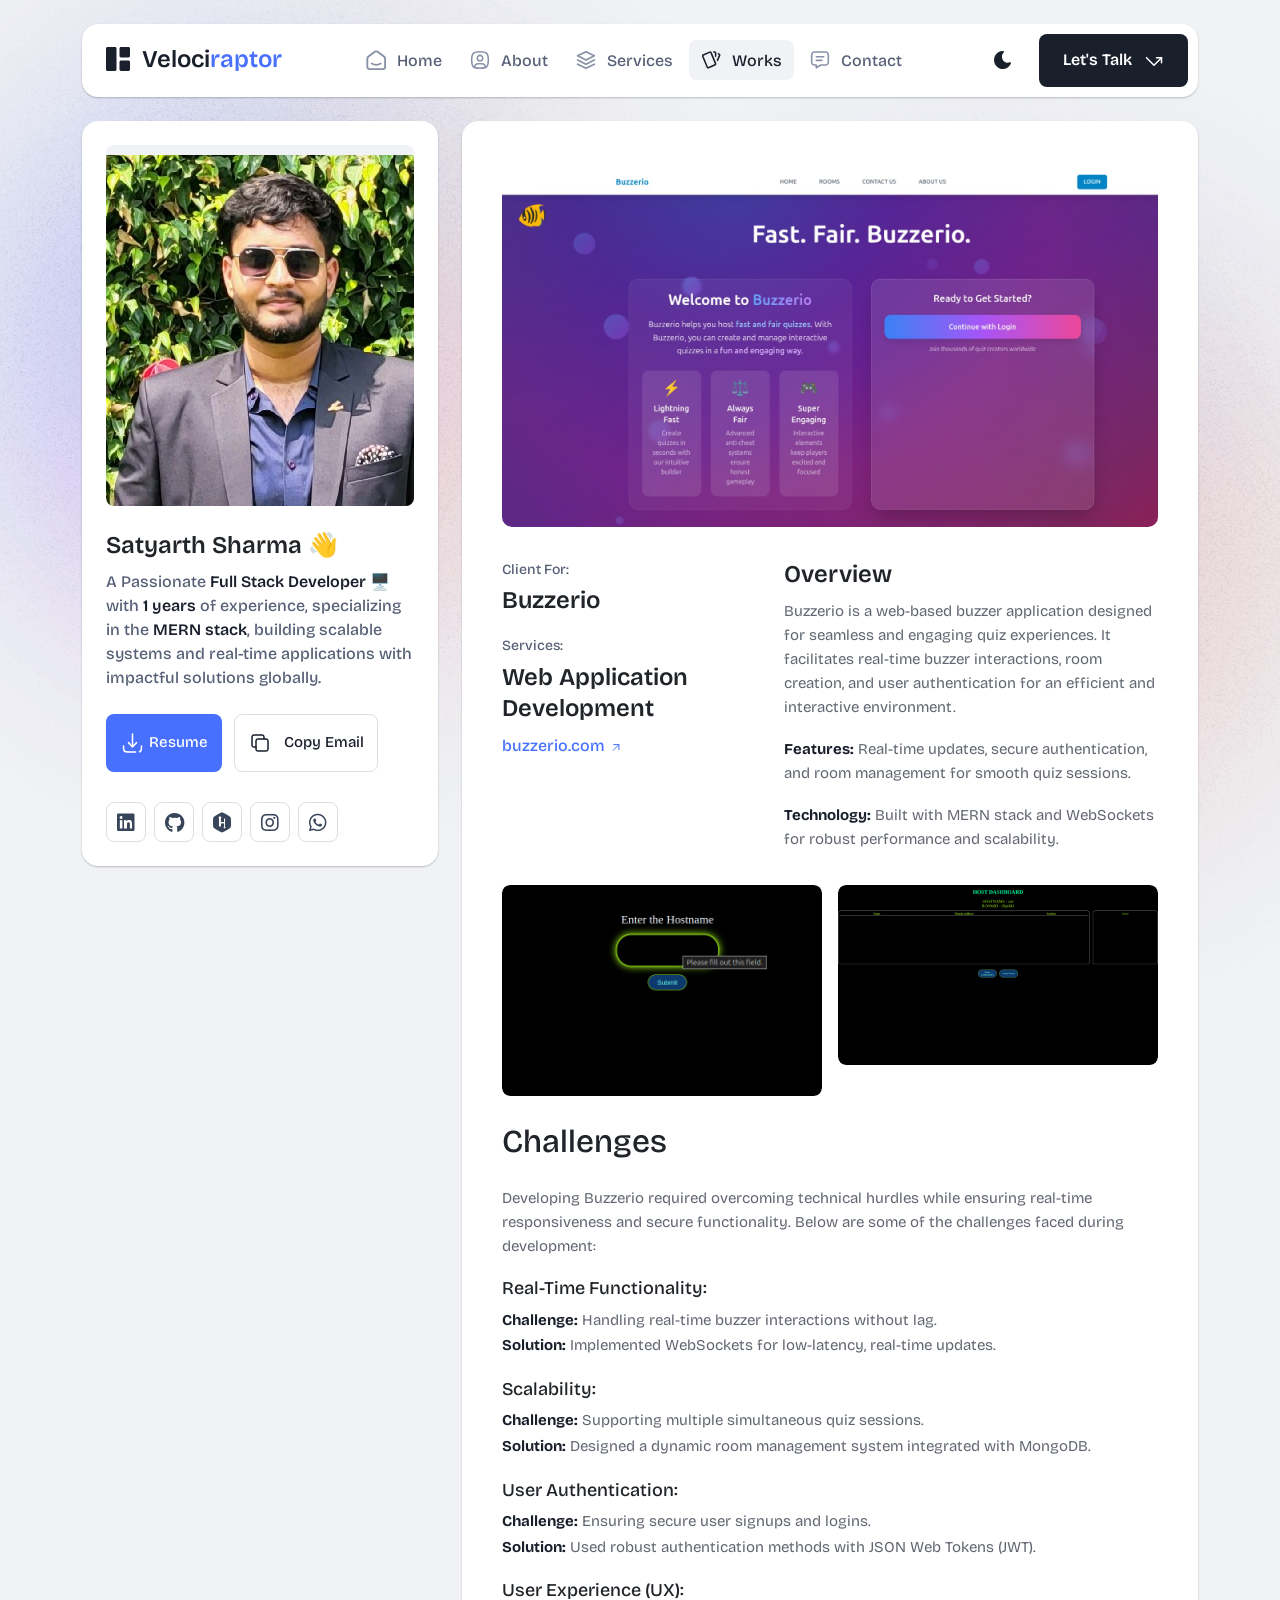
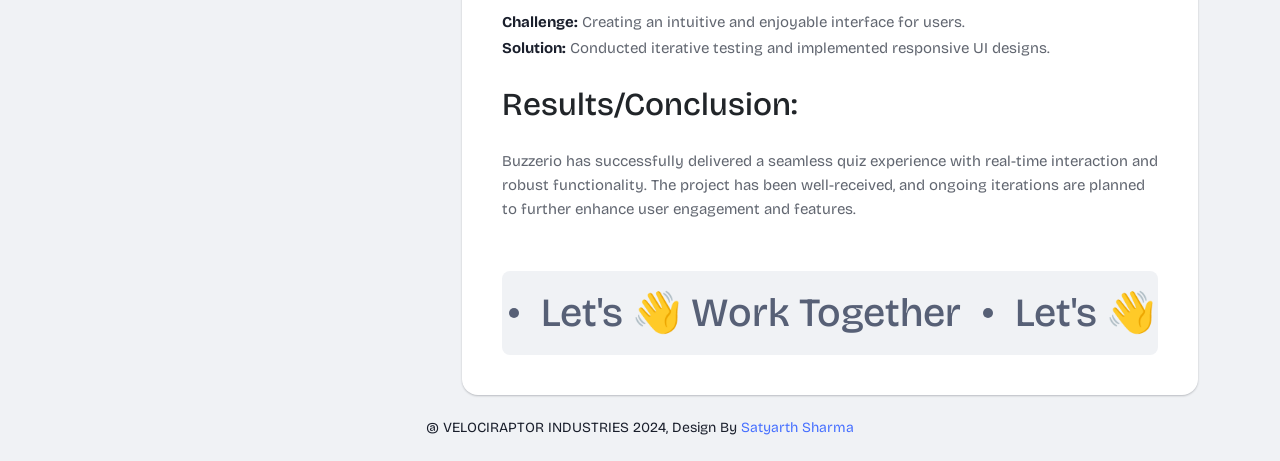
<file: project-details/buzzerio.html>
<!DOCTYPE html>
<html lang="en">

<head>
  <meta charset="UTF-8">
  <meta http-equiv="X-UA-Compatible" content="IE=edge">
  <title>Satyarth Sharma | Software Engineer | .NET, Java & Full-Stack Developer</title>

  <meta name="description" content="Satyarth Sharma is a Software Engineer specializing in backend development, .NET, Java, system design, APIs, databases, and full-stack web development. Explore his projects, technical skills, and software engineering work.">

  <meta name="keywords" content="Satyarth Sharma, Software Engineer, Software Developer, Backend Developer, Full Stack Developer, .NET Developer, C# Developer, Java Developer, System Design, REST API, PostgreSQL, Redis, React, Node.js, AWS, WebSockets, Software Engineering Portfolio">
  <meta name="author" content="Satyarth Sharma">
  <meta name="robots" content="index, follow">
  <meta name="viewport" content="width=device-width, initial-scale=1.0">

  <link rel="canonical" href="https://satyarth.sanolen.com/">


  <link rel="shortcut icon" type="image/x-icon" href="../assets/img/favicon.svg"">
  <!-- Place favicon.ico in the root directory -->

  <!-- CSS here -->
  <link rel="stylesheet" href="../assets/css/bootstrap.min.css">
  <link rel="stylesheet" href="../assets/fontawsome/css/all.min.css">
  <link rel="stylesheet" href="../assets/fontawsome/css/fontawesome.min.css">
  <link rel="stylesheet" href="../assets/css/slick.css">
  <link rel="stylesheet" href="../assets/css/magnific-popup.css">
  <link rel="stylesheet" href="../assets/css/style.css">
  <link rel="stylesheet" href="../assets/css/responsive.css">
</head>

<body>
  <div id="page-content">
    <!-- header part start -->
    <header class="header-area">
      <nav class="navbar">
        <div class="container">
          <div class="menu-container">
            <div class="logo">
              <a class="navbar-brand me-0" href="../index.html">
                <svg width="24" height="24" viewBox="0 0 24 24" fill="none" xmlns="http://www.w3.org/2000/svg">
                  <path
                    d="M0 1.5C0 1.10218 0.158035 0.720644 0.43934 0.43934C0.720644 0.158035 1.10218 0 1.5 0L9 0C9.39782 0 9.77936 0.158035 10.0607 0.43934C10.342 0.720644 10.5 1.10218 10.5 1.5V22.5C10.5 22.8978 10.342 23.2794 10.0607 23.5607C9.77936 23.842 9.39782 24 9 24H1.5C1.10218 24 0.720644 23.842 0.43934 23.5607C0.158035 23.2794 0 22.8978 0 22.5V1.5ZM13.5 1.5C13.5 1.10218 13.658 0.720644 13.9393 0.43934C14.2206 0.158035 14.6022 0 15 0L22.5 0C22.8978 0 23.2794 0.158035 23.5607 0.43934C23.842 0.720644 24 1.10218 24 1.5V9C24 9.39782 23.842 9.77936 23.5607 10.0607C23.2794 10.342 22.8978 10.5 22.5 10.5H15C14.6022 10.5 14.2206 10.342 13.9393 10.0607C13.658 9.77936 13.5 9.39782 13.5 9V1.5ZM13.5 15C13.5 14.6022 13.658 14.2206 13.9393 13.9393C14.2206 13.658 14.6022 13.5 15 13.5H22.5C22.8978 13.5 23.2794 13.658 23.5607 13.9393C23.842 14.2206 24 14.6022 24 15V22.5C24 22.8978 23.842 23.2794 23.5607 23.5607C23.2794 23.842 22.8978 24 22.5 24H15C14.6022 24 14.2206 23.842 13.9393 23.5607C13.658 23.2794 13.5 22.8978 13.5 22.5V15Z"
                    class="logo-icon" />
                </svg>
                <span>Veloci<span class="primary">raptor</span></span>
              </a>
            </div>
            <div class="navbar-main d-flex flex-grow-1">
              <div class="logo inner-logo d-block d-xl-none">
                <a class="navbar-brand me-0" href="../index.html">
                  <svg width="24" height="24" viewBox="0 0 24 24" fill="none" xmlns="http://www.w3.org/2000/svg">
                    <path
                      d="M0 1.5C0 1.10218 0.158035 0.720644 0.43934 0.43934C0.720644 0.158035 1.10218 0 1.5 0L9 0C9.39782 0 9.77936 0.158035 10.0607 0.43934C10.342 0.720644 10.5 1.10218 10.5 1.5V22.5C10.5 22.8978 10.342 23.2794 10.0607 23.5607C9.77936 23.842 9.39782 24 9 24H1.5C1.10218 24 0.720644 23.842 0.43934 23.5607C0.158035 23.2794 0 22.8978 0 22.5V1.5ZM13.5 1.5C13.5 1.10218 13.658 0.720644 13.9393 0.43934C14.2206 0.158035 14.6022 0 15 0L22.5 0C22.8978 0 23.2794 0.158035 23.5607 0.43934C23.842 0.720644 24 1.10218 24 1.5V9C24 9.39782 23.842 9.77936 23.5607 10.0607C23.2794 10.342 22.8978 10.5 22.5 10.5H15C14.6022 10.5 14.2206 10.342 13.9393 10.0607C13.658 9.77936 13.5 9.39782 13.5 9V1.5ZM13.5 15C13.5 14.6022 13.658 14.2206 13.9393 13.9393C14.2206 13.658 14.6022 13.5 15 13.5H22.5C22.8978 13.5 23.2794 13.658 23.5607 13.9393C23.842 14.2206 24 14.6022 24 15V22.5C24 22.8978 23.842 23.2794 23.5607 23.5607C23.2794 23.842 22.8978 24 22.5 24H15C14.6022 24 14.2206 23.842 13.9393 23.5607C13.658 23.2794 13.5 22.8978 13.5 22.5V15Z"
                      class="logo-icon" />
                  </svg>
                  <span>Veloci<span class="primary">raptor</span></span>
                </a>
              </div>
              <ul class="navbar-info mx-auto">
                <li class="nav-item">
                  <a class="nav-link" aria-current="page" href="../index.html">
                    <svg class="nav-icon" viewBox="0 0 15 15" fill="none" xmlns="http://www.w3.org/2000/svg">
                      <path
                        d="M13.475 4.92481L9.03083 1.46814C8.64082 1.16473 8.1608 1 7.66667 1C7.17254 1 6.69251 1.16473 6.3025 1.46814L1.8575 4.92481C1.59037 5.13254 1.37424 5.39858 1.22563 5.7026C1.07701 6.00662 0.99984 6.34058 1 6.67897V12.679C1 13.121 1.17559 13.5449 1.48816 13.8575C1.80072 14.17 2.22464 14.3456 2.66667 14.3456H12.6667C13.1087 14.3456 13.5326 14.17 13.8452 13.8575C14.1577 13.5449 14.3333 13.121 14.3333 12.679V6.67897C14.3333 5.99314 14.0167 5.34564 13.475 4.92481Z"
                        stroke-width="1.4" stroke-linecap="round" stroke-linejoin="round" />
                      <path d="M10.9753 10.1665C9.13359 11.2773 6.14859 11.2773 4.30859 10.1665" stroke-width="1.4"
                        stroke-linecap="round" stroke-linejoin="round" />
                    </svg>

                    <span>Home</span>
                  </a>
                </li>
                <li class="nav-item">
                  <a class="nav-link" href="../about.html">
                    <svg class="nav-icon" viewBox="0 0 18 18" fill="none" xmlns="http://www.w3.org/2000/svg">
                      <path
                        d="M9 9.8335C9.66304 9.8335 10.2989 9.5701 10.7678 9.10126C11.2366 8.63242 11.5 7.99654 11.5 7.3335C11.5 6.67045 11.2366 6.03457 10.7678 5.56573C10.2989 5.09689 9.66304 4.8335 9 4.8335C8.33696 4.8335 7.70107 5.09689 7.23223 5.56573C6.76339 6.03457 6.5 6.67045 6.5 7.3335C6.5 7.99654 6.76339 8.63242 7.23223 9.10126C7.70107 9.5701 8.33696 9.8335 9 9.8335Z"
                        stroke-width="1.4" stroke-linecap="round" stroke-linejoin="round" />
                      <path
                        d="M9 1.5C15 1.5 16.5 3 16.5 9C16.5 15 15 16.5 9 16.5C3 16.5 1.5 15 1.5 9C1.5 3 3 1.5 9 1.5Z"
                        stroke-width="1.4" stroke-linecap="round" stroke-linejoin="round" />
                      <path
                        d="M4 15.7085V15.6668C4 14.7828 4.35119 13.9349 4.97631 13.3098C5.60143 12.6847 6.44928 12.3335 7.33333 12.3335H10.6667C11.5507 12.3335 12.3986 12.6847 13.0237 13.3098C13.6488 13.9349 14 14.7828 14 15.6668V15.7085"
                        stroke-width="1.4" stroke-linecap="round" stroke-linejoin="round" />
                    </svg>
                    About
                  </a>
                </li>
                <li class="nav-item">
                  <a class="nav-link" href="../services.html">
                    <svg class="nav-icon" viewBox="0 0 16 16" fill="none" xmlns="http://www.w3.org/2000/svg">
                      <path d="M7.99967 1.3335L1.33301 4.66683L7.99967 8.00016L14.6663 4.66683L7.99967 1.3335Z"
                        stroke-width="1.4" stroke-linecap="round" stroke-linejoin="round" />
                      <path d="M1.33301 8L7.99967 11.3333L14.6663 8" stroke-width="1.4" stroke-linecap="round"
                        stroke-linejoin="round" />
                      <path d="M1.33301 11.3335L7.99967 14.6668L14.6663 11.3335" stroke-width="1.4"
                        stroke-linecap="round" stroke-linejoin="round" />
                    </svg>
                    Services
                  </a>
                </li>
                <li class="nav-item">
                  <a class="nav-link active" href="../portfolio.html">
                    <svg class="nav-icon" viewBox="0 0 18 17" fill="none" xmlns="http://www.w3.org/2000/svg">
                      <path
                        d="M2.00326 3.99733L7.95159 1.40649C8.04974 1.36442 8.15533 1.34243 8.26212 1.34181C8.3689 1.34119 8.47473 1.36196 8.57337 1.40289C8.67201 1.44382 8.76145 1.50408 8.83642 1.58013C8.9114 1.65617 8.97039 1.74646 9.00992 1.84566L13.1133 11.764C13.1985 11.9651 13.2014 12.1917 13.1213 12.3949C13.0412 12.5982 12.8845 12.7618 12.6849 12.8507L6.73742 15.4415C6.63922 15.4837 6.53356 15.5058 6.42668 15.5065C6.3198 15.5072 6.21387 15.4864 6.11514 15.4455C6.0164 15.4046 5.92688 15.3442 5.85184 15.2681C5.7768 15.192 5.71778 15.1016 5.67826 15.0023L1.57492 5.08316C1.48963 4.88204 1.48673 4.65546 1.56684 4.45222C1.64696 4.24898 1.80367 4.08616 2.00326 3.99733Z"
                        stroke-width="1.4" stroke-linecap="round" stroke-linejoin="round" />
                      <path
                        d="M11.5 1.3335H12.3333C12.5543 1.3335 12.7663 1.42129 12.9226 1.57757C13.0789 1.73385 13.1667 1.94582 13.1667 2.16683V5.0835"
                        stroke-width="1.4" stroke-linecap="round" stroke-linejoin="round" />
                      <path
                        d="M15.6663 3C15.8863 3.09333 16.0997 3.18083 16.3063 3.2625C16.5098 3.34882 16.6706 3.51241 16.7534 3.71729C16.8362 3.92217 16.8343 4.15155 16.748 4.355L14.833 8.83334"
                        stroke-width="1.4" stroke-linecap="round" stroke-linejoin="round" />
                    </svg>
                    Works
                  </a>
                </li>
                
                <li class="nav-item">
                  <a class="nav-link" href="../contact.html">
                    <svg class="nav-icon" viewBox="0 0 18 17" fill="none" xmlns="http://www.w3.org/2000/svg">
                      <path d="M5.66699 5.5H12.3337" stroke-width="1.4" stroke-linecap="round"
                        stroke-linejoin="round" />
                      <path d="M5.66699 8.8335H10.667" stroke-width="1.4" stroke-linecap="round"
                        stroke-linejoin="round" />
                      <path
                        d="M14 1.3335C14.663 1.3335 15.2989 1.59689 15.7678 2.06573C16.2366 2.53457 16.5 3.17045 16.5 3.8335V10.5002C16.5 11.1632 16.2366 11.7991 15.7678 12.2679C15.2989 12.7368 14.663 13.0002 14 13.0002H9.83333L5.66667 15.5002V13.0002H4C3.33696 13.0002 2.70107 12.7368 2.23223 12.2679C1.76339 11.7991 1.5 11.1632 1.5 10.5002V3.8335C1.5 3.17045 1.76339 2.53457 2.23223 2.06573C2.70107 1.59689 3.33696 1.3335 4 1.3335H14Z"
                        stroke-width="1.4" stroke-linecap="round" stroke-linejoin="round" />
                    </svg>
                    Contact
                  </a>
                </li>
              </ul>
              <div class="header-right-info d-flex align-items-center">
                <button class="theme-control-btn">
                  <span class="dark">
                    <svg width="24" height="24" viewBox="0 0 24 24" fill="none" xmlns="http://www.w3.org/2000/svg">
                      <path
                        d="M11.8005 3C10.207 3.0003 8.64356 3.44286 7.27683 4.28049C5.91011 5.11811 4.79139 6.31937 4.04002 7.75612C3.28865 9.19288 2.93281 10.8112 3.01046 12.4386C3.08811 14.0659 3.59633 15.6411 4.48091 16.9963C5.3655 18.3514 6.59326 19.4356 8.03324 20.1333C9.47322 20.8309 11.0714 21.1157 12.6573 20.9574C14.2432 20.7991 15.7573 20.2036 17.0381 19.2344C18.319 18.2652 19.3185 16.9587 19.9301 15.4542C20.2302 14.7162 19.5111 13.9746 18.7875 14.2752C17.5475 14.7888 16.1706 14.8418 14.8963 14.425C13.622 14.0082 12.5308 13.1479 11.8126 11.9937C11.0943 10.8396 10.7943 9.4645 10.9648 8.10764C11.1353 6.75077 11.7655 5.49792 12.7458 4.5669L12.8136 4.4949C13.2986 3.9279 12.913 3.0072 12.1464 3.0072H11.9122L11.8524 3.0018L11.7996 3H11.8005Z"
                        fill="#1A1F2C" />
                    </svg>
                    <small class="theme-text d-block d-xl-none">Change appearance</small>
                  </span>
                  <span class="light">
                    <svg width="24" height="24" viewBox="0 0 24 24" fill="none" xmlns="http://www.w3.org/2000/svg">
                      <path
                        d="M12 19C12.2449 19 12.4813 19.09 12.6644 19.2527C12.8474 19.4155 12.9643 19.6397 12.993 19.883L13 20V21C12.9997 21.2549 12.9021 21.5 12.7272 21.6854C12.5522 21.8707 12.313 21.9822 12.0586 21.9972C11.8042 22.0121 11.5536 21.9293 11.3582 21.7657C11.1627 21.6021 11.0371 21.3701 11.007 21.117L11 21V20C11 19.7348 11.1054 19.4804 11.2929 19.2929C11.4804 19.1054 11.7348 19 12 19Z"
                        fill="#FD7E41" />
                      <path
                        d="M18.3127 16.9099L18.4067 16.9929L19.1067 17.6929C19.2861 17.8729 19.3902 18.1144 19.398 18.3683C19.4057 18.6223 19.3165 18.8697 19.1485 19.0602C18.9804 19.2508 18.7462 19.3702 18.4933 19.3943C18.2403 19.4184 17.9877 19.3454 17.7867 19.1899L17.6927 19.1069L16.9927 18.4069C16.8202 18.2347 16.7165 18.0053 16.7012 17.7619C16.6859 17.5186 16.76 17.278 16.9097 17.0855C17.0593 16.893 17.2741 16.7618 17.5137 16.7166C17.7533 16.6713 18.0012 16.7152 18.2107 16.8399L18.3127 16.9099Z"
                        fill="#FD7E41" />
                      <path
                        d="M7.00747 16.993C7.17965 17.1652 7.28308 17.3943 7.29836 17.6373C7.31364 17.8803 7.23972 18.1206 7.09047 18.313L7.00747 18.407L6.30747 19.107C6.12751 19.2863 5.88604 19.3905 5.63209 19.3982C5.37814 19.406 5.13076 19.3168 4.94019 19.1487C4.74963 18.9807 4.63017 18.7464 4.60607 18.4935C4.58198 18.2406 4.65506 17.988 4.81047 17.787L4.89347 17.693L5.59347 16.993C5.781 16.8055 6.03531 16.7002 6.30047 16.7002C6.56563 16.7002 6.81994 16.8055 7.00747 16.993Z"
                        fill="#FD7E41" />
                      <path
                        d="M3.99987 11C4.25475 11.0003 4.4999 11.0979 4.68524 11.2728C4.87057 11.4478 4.9821 11.687 4.99704 11.9414C5.01198 12.1958 4.92919 12.4464 4.7656 12.6418C4.60201 12.8373 4.36996 12.9629 4.11687 12.993L3.99987 13H2.99987C2.74499 12.9997 2.49984 12.9021 2.3145 12.7272C2.12916 12.5522 2.01763 12.313 2.0027 12.0586C1.98776 11.8042 2.07054 11.5536 2.23413 11.3582C2.39772 11.1627 2.62977 11.0371 2.88287 11.007L2.99987 11H3.99987Z"
                        fill="#FD7E41" />
                      <path
                        d="M20.9999 11C21.2547 11.0003 21.4999 11.0979 21.6852 11.2728C21.8706 11.4478 21.9821 11.687 21.997 11.9414C22.012 12.1958 21.9292 12.4464 21.7656 12.6418C21.602 12.8373 21.37 12.9629 21.1169 12.993L20.9999 13H19.9999C19.745 12.9997 19.4998 12.9021 19.3145 12.7272C19.1292 12.5522 19.0176 12.313 19.0027 12.0586C18.9878 11.8042 19.0705 11.5536 19.2341 11.3582C19.3977 11.1627 19.6298 11.0371 19.8829 11.007L19.9999 11H20.9999Z"
                        fill="#FD7E41" />
                      <path
                        d="M6.21264 4.80985L6.30664 4.89285L7.00664 5.59285C7.18599 5.77281 7.29011 6.01429 7.29787 6.26824C7.30562 6.52219 7.21642 6.76957 7.04839 6.96013C6.88036 7.1507 6.64609 7.27016 6.39316 7.29425C6.14024 7.31834 5.88763 7.24526 5.68664 7.08985L5.59264 7.00685L4.89264 6.30685C4.72073 6.13453 4.61757 5.90543 4.6025 5.66248C4.58744 5.41954 4.6615 5.17945 4.8108 4.98721C4.9601 4.79497 5.1744 4.66378 5.41351 4.61824C5.65262 4.57271 5.90013 4.61594 6.10964 4.73985L6.21264 4.80985Z"
                        fill="#FD7E41" />
                      <path
                        d="M19.1071 4.89288C19.2793 5.06508 19.3827 5.29418 19.398 5.5372C19.4132 5.78023 19.3393 6.02048 19.1901 6.21288L19.1071 6.30688L18.4071 7.00688C18.2271 7.18623 17.9856 7.29036 17.7317 7.29811C17.4777 7.30587 17.2304 7.21667 17.0398 7.04864C16.8492 6.8806 16.7298 6.64633 16.7057 6.39341C16.6816 6.14049 16.7547 5.88788 16.9101 5.68688L16.9931 5.59288L17.6931 4.89288C17.8806 4.70541 18.1349 4.6001 18.4001 4.6001C18.6652 4.6001 18.9196 4.70541 19.1071 4.89288Z"
                        fill="#FD7E41" />
                      <path
                        d="M12 2C12.2449 2.00003 12.4813 2.08996 12.6644 2.25272C12.8474 2.41547 12.9643 2.63975 12.993 2.883L13 3V4C12.9997 4.25488 12.9021 4.50003 12.7272 4.68537C12.5522 4.8707 12.313 4.98223 12.0586 4.99717C11.8042 5.01211 11.5536 4.92933 11.3582 4.76573C11.1627 4.60214 11.0371 4.3701 11.007 4.117L11 4V3C11 2.73478 11.1054 2.48043 11.2929 2.29289C11.4804 2.10536 11.7348 2 12 2Z"
                        fill="#FD7E41" />
                      <path
                        d="M12 7C12.9797 6.99994 13.9378 7.28769 14.7553 7.8275C15.5729 8.36731 16.2138 9.1354 16.5986 10.0364C16.9833 10.9373 17.0949 11.9315 16.9195 12.8953C16.7441 13.8592 16.2893 14.7502 15.6118 15.4579C14.9343 16.1655 14.0638 16.6585 13.1085 16.8756C12.1532 17.0928 11.1552 17.0245 10.2383 16.6793C9.3215 16.334 8.52629 15.7271 7.95146 14.9338C7.37663 14.1405 7.04752 13.1958 7.005 12.217L7 12L7.005 11.783C7.06092 10.4958 7.61161 9.27978 8.54222 8.38866C9.47284 7.49754 10.7115 7.00007 12 7Z"
                        fill="#FD7E41" />
                    </svg>
                    <small class="theme-text d-block d-xl-none">Change appearance</small>
                  </span>
                </button>
                <a href="../contact.html" class="lets-talk-btn">
                  Let's Talk
                  <svg class="icon" width="20" height="20" viewBox="0 0 20 20" fill="none"
                    xmlns="http://www.w3.org/2000/svg">
                    <path d="M17.5 11.6665V6.6665H12.5" stroke="white" stroke-width="1.5" stroke-linecap="round"
                      stroke-linejoin="round" />
                    <path d="M17.5 6.6665L10 14.1665L2.5 6.6665" stroke="white" stroke-width="1.5"
                      stroke-linecap="round" stroke-linejoin="round" />
                  </svg>
                </a>
              </div>
            </div>
            <div class="mobile-menu-overlay d-block d-lg-none"></div>
            <div class="mobile-menu-control-bar d-block d-xl-none">
              <button class="mobile-menu-control-bar">
                <i class="fas fa-bars"></i>
              </button>
            </div>
          </div>
        </div>
      </nav>
    </header>
    <!-- header part end -->

    <!-- main area part start -->
    <main>

      <section class="content-box-area mt-4">
        <div class="container">
          <div class="row g-4">
            <div class="col-xl-4">
              <div class="card profile-card">
                <div class="card-body">
                  <div class="image text-center">
                    <img src="../assets/img/images/profile.png" alt="profile">
                  </div>
                  <div class="text">
                    <h3 class="card-title">Satyarth Sharma 👋</h3>
                    <p>A Passionate <span>Full Stack Developer</span> 🖥️ with
                      <span>1
                        years</span> of experience, specializing in the <span>MERN stack</span>, building scalable
                      systems and real-time applications with impactful solutions globally.
                    </p>
                    <div class="common-button-groups">

                      <a class="btn btn-call"
                        href="https://drive.google.com/file/d/1FhqbdQktu9poHou3SHcUNo4FHI4RwV5F/view"
                        target="_blank">
                        <svg width="25" height="24" viewBox="0 0 24 24" fill="none" xmlns="http://www.w3.org/2000/svg"><g id="SVGRepo_bgCarrier" stroke-width="0"></g><g id="SVGRepo_tracerCarrier" stroke-linecap="round" stroke-linejoin="round"></g><g id="SVGRepo_iconCarrier"> <path d="M12 3V16M12 16L16 11.625M12 16L8 11.625" stroke="#ffffff" stroke-width="1.5" stroke-linecap="round" stroke-linejoin="round"></path> <path d="M15 21H9C6.17157 21 4.75736 21 3.87868 20.1213C3 19.2426 3 17.8284 3 15M21 15C21 17.8284 21 19.2426 20.1213 20.1213C19.8215 20.4211 19.4594 20.6186 19 20.7487" stroke="#ffffff" stroke-width="1.5" stroke-linecap="round" stroke-linejoin="round"></path> </g></svg>
                        Resume
                      </a>
                      <button class="btn btn-copy" data-clipboard-text="sharmasatyarth04@gmail.com">
                        <svg class="icon" width="24" height="24" viewBox="0 0 24 24" fill="none"
                          xmlns="http://www.w3.org/2000/svg">
                          <path
                            d="M8 10C8 9.46957 8.21071 8.96086 8.58579 8.58579C8.96086 8.21071 9.46957 8 10 8H18C18.5304 8 19.0391 8.21071 19.4142 8.58579C19.7893 8.96086 20 9.46957 20 10V18C20 18.5304 19.7893 19.0391 19.4142 19.4142C19.0391 19.7893 18.5304 20 18 20H10C9.46957 20 8.96086 19.7893 8.58579 19.4142C8.21071 19.0391 8 18.5304 8 18V10Z"
                            stroke-width="1.5" stroke-linecap="round" stroke-linejoin="round" />
                          <path
                            d="M16 8V6C16 5.46957 15.7893 4.96086 15.4142 4.58579C15.0391 4.21071 14.5304 4 14 4H6C5.46957 4 4.96086 4.21071 4.58579 4.58579C4.21071 4.96086 4 5.46957 4 6V14C4 14.5304 4.21071 15.0391 4.58579 15.4142C4.96086 15.7893 5.46957 16 6 16H8"
                            stroke-width="1.5" stroke-linecap="round" stroke-linejoin="round" />
                        </svg>
                        Copy Email
                      </button>
                    </div>
                    <div class="social-media-icon">
                      <ul class="list-unstyled">
                        <li><a href="https://www.linkedin.com/in/satyarth-sharma/" target="_blank"><i
                              class="fab fa-linkedin"></i></a></li>
                        <li><a href="https://github.com/shsat94" target="_blank"><i class="fab fa-github"></i></a></li>
                        <li><a href="https://www.hackerrank.com/profile/shsat94" target="_blank"><i
                              class="fab fa-hackerrank"></i></a></li>
                        <li><a href="https://www.instagram.com/s_satyarth_sharma_g/" target="_blank"><i
                              class="fab fa-instagram"></i></a></li>
<li><a
                            href="https://wa.me/917309797690?text=Hi%2C%20I%20found%20your%20portfolio.%20Let's%20connect!"
                            target="_blank"><i class="fab fa-whatsapp"></i></a></li>
                      </ul>
                    </div>
                  </div>
                </div>
              </div>
            </div>
            <div class="col-xl-8">
                <div class="card content-box-card">
                  <div class="card-body portfolio-card">
                    <div class="portfolio-details-area">
                      <div class="main-image">
                        <img src="../assets/img/projects/project-1.png" alt="buzzerio-main">
                      </div>
                      <div class="portfolio-details-text">
                        <div class="short-info">
                          <div class="info-item">
                            <p class="subtitle">Client For:</p>
                            <h4 class="card-title">Buzzerio</h4>
                          </div>
                          <div class="info-item">
                            <p class="subtitle">Services:</p>
                            <h4 class="card-title">Web Application Development</h4>
                            <a href="https://shsat94.github.io/Buzzerio-proto/" target="_blank" class="website">
                              buzzerio.com
                              <svg class="arrow-up" width="14" height="15" viewBox="0 0 14 15" fill="none"
                                xmlns="http://www.w3.org/2000/svg">
                                <path d="M9.91634 4.5835L4.08301 10.4168" stroke-linecap="round" stroke-linejoin="round">
                                </path>
                                <path d="M4.66699 4.5835H9.91699V9.8335" stroke-linecap="round" stroke-linejoin="round">
                                </path>
                              </svg>
                            </a>
                          </div>
                        </div>
                        <div class="overview">
                          <h4 class="card-title">Overview</h4>
                          <p>Buzzerio is a web-based buzzer application designed for seamless and engaging quiz experiences. It 
                            facilitates real-time buzzer interactions, room creation, and user authentication for an efficient and 
                            interactive environment.</p>
                          <p>
                            <b>Features:</b> Real-time updates, secure authentication, and room management for smooth quiz sessions.
                          </p>
                          <p><b>Technology:</b> Built with MERN stack and WebSockets for robust performance and scalability.</p>
                        </div>
                      </div>
                      <div class="inner-images">
                        <div class="row g-3">
                          <div class="col-md-6">
                            <div class="image-item">
                              <img src="../assets/img/projects/buzzerio1.png" alt="buzzerio-feature-1"
                                class="img-fluid w-100">
                            </div>
                          </div>
                          <div class="col-md-6">
                            <div class="image-item">
                              <img src="../assets/img/projects/buzzerio2.png" alt="buzzerio-feature-2"
                                class="img-fluid w-100">
                            </div>
                          </div>
                        </div>
                      </div>
                      <div class="more-info-block">
                        <h3 class="more-info-title">Challenges</h3>
                        <p>Developing Buzzerio required overcoming technical hurdles while ensuring real-time responsiveness and 
                          secure functionality. Below are some of the challenges faced during development:</p>
                        <h5 class="more-info-subtitle">Real-Time Functionality:</h5>
                        <ul class="list-unstyled">
                          <li>
                            <b>Challenge:</b> Handling real-time buzzer interactions without lag.
                          </li>
                          <li>
                            <b>Solution:</b> Implemented WebSockets for low-latency, real-time updates.
                          </li>
                        </ul>
                        <h5 class="more-info-subtitle">Scalability:</h5>
                        <ul class="list-unstyled">
                          <li>
                            <b>Challenge:</b> Supporting multiple simultaneous quiz sessions.
                          </li>
                          <li>
                            <b>Solution:</b> Designed a dynamic room management system integrated with MongoDB.
                          </li>
                        </ul>
                        <h5 class="more-info-subtitle">User Authentication:</h5>
                        <ul class="list-unstyled">
                          <li>
                            <b>Challenge:</b> Ensuring secure user signups and logins.
                          </li>
                          <li>
                            <b>Solution:</b> Used robust authentication methods with JSON Web Tokens (JWT).
                          </li>
                        </ul>
                        <h5 class="more-info-subtitle">User Experience (UX):</h5>
                        <ul class="list-unstyled">
                          <li>
                            <b>Challenge:</b> Creating an intuitive and enjoyable interface for users.
                          </li>
                          <li>
                            <b>Solution:</b> Conducted iterative testing and implemented responsive UI designs.
                          </li>
                        </ul>
                        <h3 class="more-info-title">Results/Conclusion:</h3>
                        <p>Buzzerio has successfully delivered a seamless quiz experience with real-time interaction and robust 
                          functionality. The project has been well-received, and ongoing iterations are planned to further enhance 
                          user engagement and features.</p>
                      </div>

                    </div>
              
                    <div class="work-together-slider">
                      <div class="slider-main d-flex gap-4 align-items-center">
                        <div class="slider-item">
                          <a href="../contact.html">Let's 👋 Work Together</a>
                          <a href="../contact.html">Let's 👋 Work Together</a>
                        </div>
                        <div class="slider-item">
                          <a href="../contact.html">Let's 👋 Work Together</a>
                          <a href="../contact.html">Let's 👋 Work Together</a>
                        </div>
                      </div>
                    </div>
                  </div>
                </div>
              </div>
              
          </div>
        </div>
      </section>

      <!-- background shape area start -->
      <div class="background-shapes">
        <div class="shape-1 common-shape">
          <img src="../assets/img/bg/banner-shape-1.png" alt="banner-shape-1">
        </div>
        <div class="shape-2 common-shape">
          <img src="../assets/img/bg/banner-shape-1.png" alt="banner-shape-1">
        </div>
        <div class="threed-shape-1 move-with-cursor" data-value="1">
          <img src="../assets/img/bg/object-3d-1.png" alt="object-3d-1">
        </div>
        <div class="threed-shape-2 move-with-cursor" data-value="1">
          <img src="../assets/img/bg/object-3d-2.png" alt="object-3d-2">
        </div>
      </div>
      <!-- background shape area end -->
    </main>
    <!-- main area part end -->

    <!-- footer part start -->
    <footer class="footer-area">
      <div class="container">
        <div class="text text-center">
          <p>@ VELOCIRAPTOR INDUSTRIES 2024, Design By <a href="#">Satyarth Sharma</a></p>
        </div>
      </div>
    </footer>
    <!-- footer part end -->
  </div>

  <!-- JS here -->
  <script src="../assets/js/vendor/jquery-3.6.0.min.js"></script>
  <script src="../assets/js/bootstrap.bundle.min.js"></script>
  <script src="../assets/js/jquery.magnific-popup.min.js"></script>
  <script src="../assets/js/ajax-form.js"></script>
  <script src="../assets/js/clipboard.min.js"></script>
  <script src="../assets/js/slick.min.js"></script>
  <script src="../assets/js/script.js"></script>
</body>


</html>
</file>
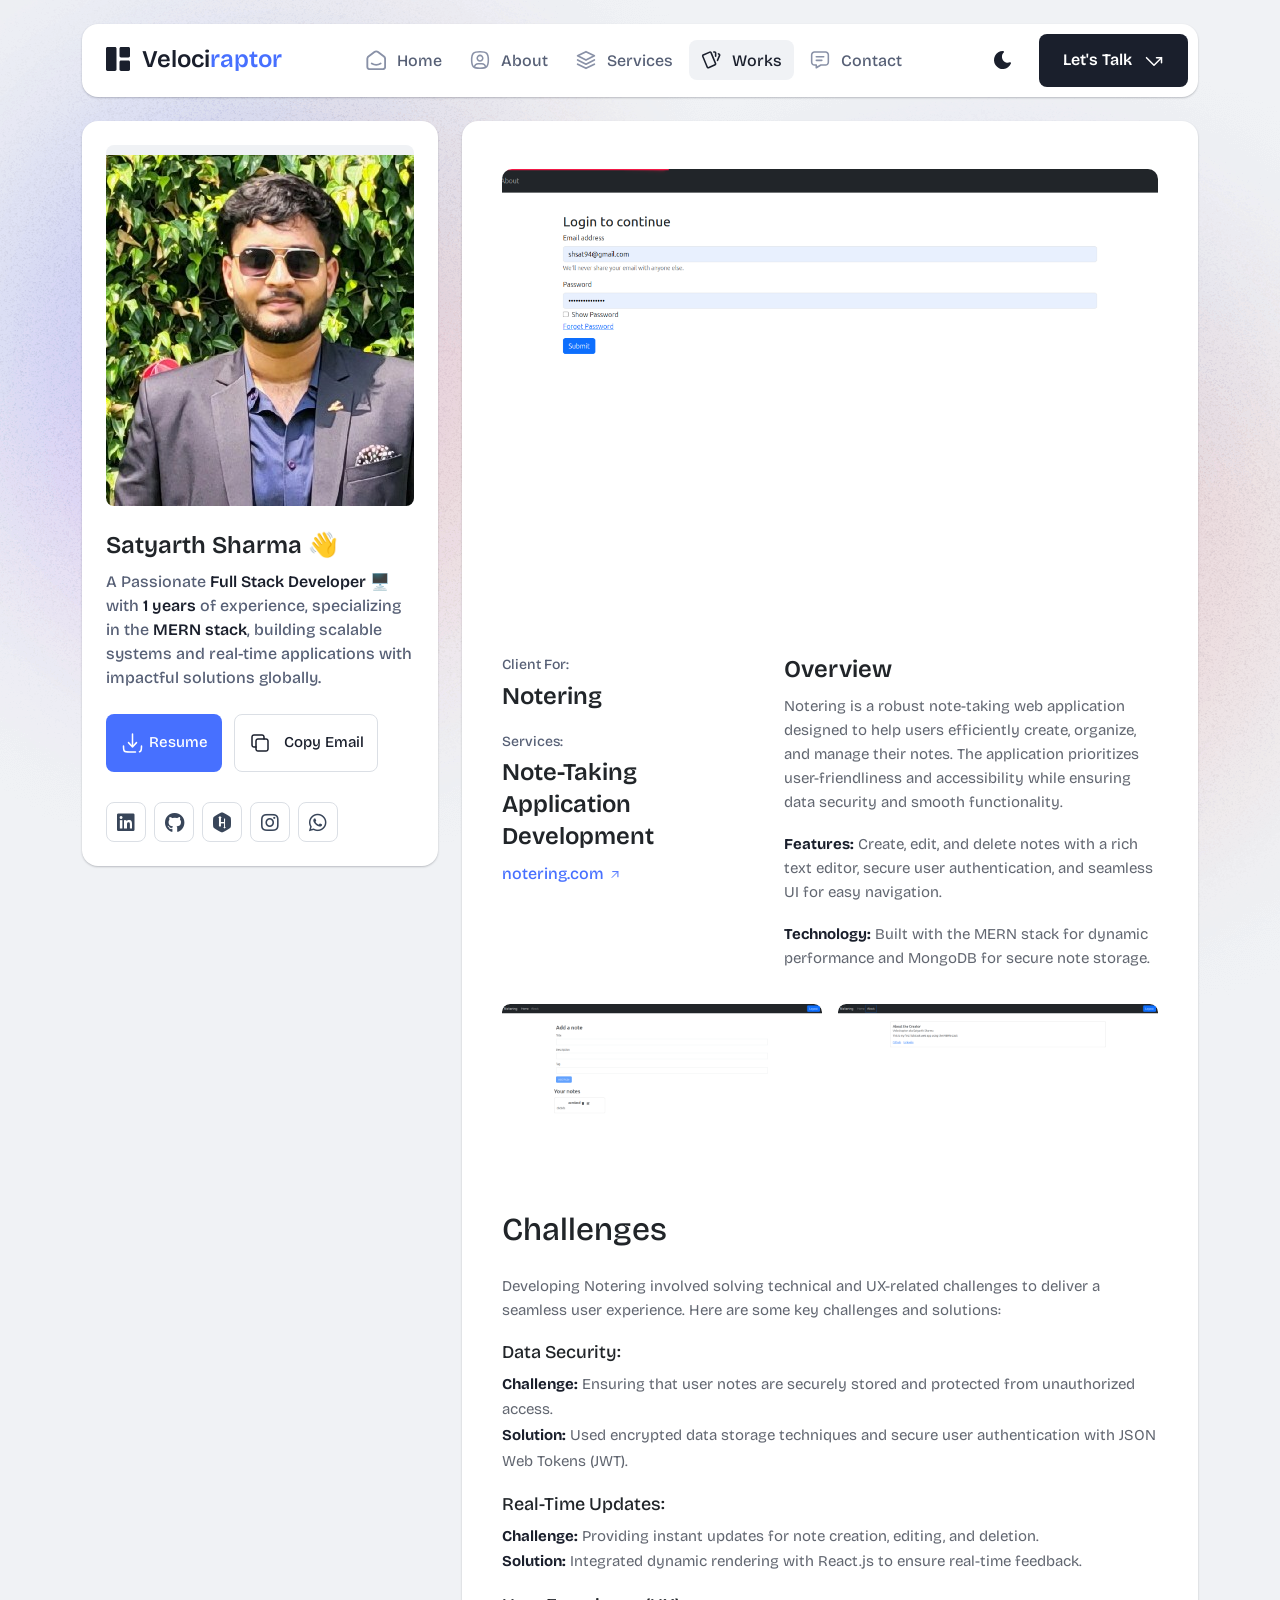
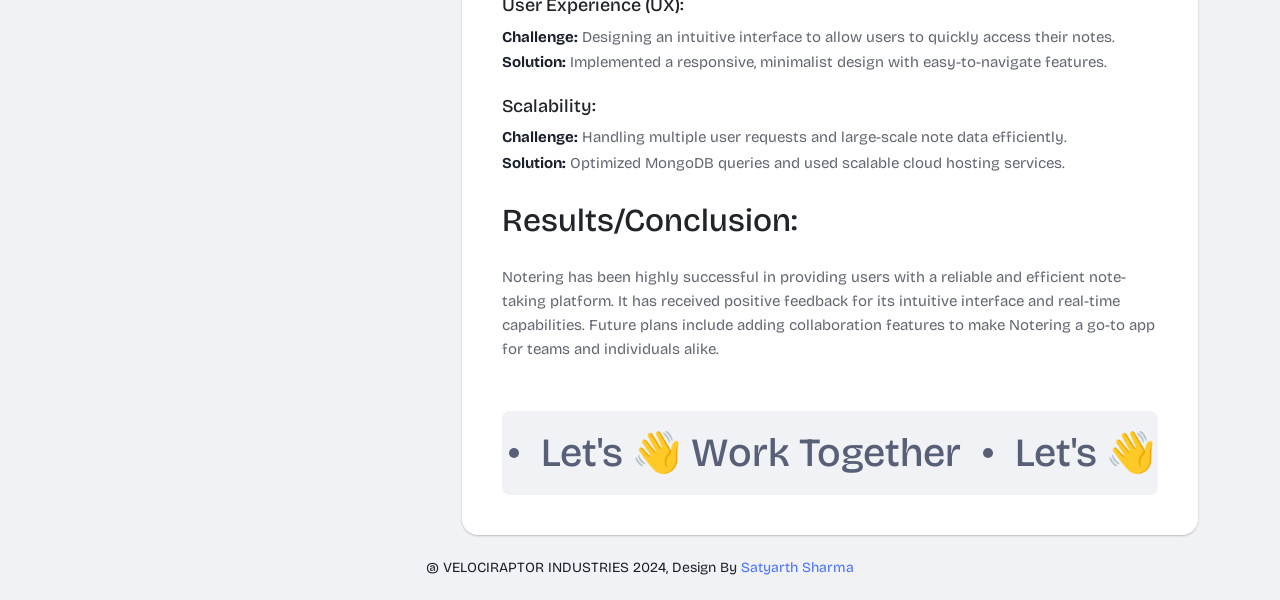
<file: project-details/notering.html>
<!DOCTYPE html>
<html lang="en">

<head>
    <meta charset="UTF-8">
    <meta http-equiv="X-UA-Compatible" content="IE=edge">
  <title>Satyarth Sharma | Software Engineer | .NET, Java & Full-Stack Developer</title>

  <meta name="description" content="Satyarth Sharma is a Software Engineer specializing in backend development, .NET, Java, system design, APIs, databases, and full-stack web development. Explore his projects, technical skills, and software engineering work.">

  <meta name="keywords" content="Satyarth Sharma, Software Engineer, Software Developer, Backend Developer, Full Stack Developer, .NET Developer, C# Developer, Java Developer, System Design, REST API, PostgreSQL, Redis, React, Node.js, AWS, WebSockets, Software Engineering Portfolio">
  <meta name="author" content="Satyarth Sharma">
  <meta name="robots" content="index, follow">
  <meta name="viewport" content="width=device-width, initial-scale=1.0">

  <link rel="canonical" href="https://satyarth.sanolen.com/">


    <link rel="shortcut icon" type="image/x-icon" href="../assets/img/favicon.svg"">
  <!-- Place favicon.ico in the root directory -->

  <!-- CSS here -->
  <link rel=" stylesheet" href="../assets/css/bootstrap.min.css">
    <link rel="stylesheet" href="../assets/fontawsome/css/all.min.css">
    <link rel="stylesheet" href="../assets/fontawsome/css/fontawesome.min.css">
    <link rel="stylesheet" href="../assets/css/slick.css">
    <link rel="stylesheet" href="../assets/css/magnific-popup.css">
    <link rel="stylesheet" href="../assets/css/style.css">
    <link rel="stylesheet" href="../assets/css/responsive.css">
</head>

<body>
    <div id="page-content">
        <!-- header part start -->
        <header class="header-area">
            <nav class="navbar">
                <div class="container">
                    <div class="menu-container">
                        <div class="logo">
                            <a class="navbar-brand me-0" href="../index.html">
                                <svg width="24" height="24" viewBox="0 0 24 24" fill="none"
                                    xmlns="http://www.w3.org/2000/svg">
                                    <path
                                        d="M0 1.5C0 1.10218 0.158035 0.720644 0.43934 0.43934C0.720644 0.158035 1.10218 0 1.5 0L9 0C9.39782 0 9.77936 0.158035 10.0607 0.43934C10.342 0.720644 10.5 1.10218 10.5 1.5V22.5C10.5 22.8978 10.342 23.2794 10.0607 23.5607C9.77936 23.842 9.39782 24 9 24H1.5C1.10218 24 0.720644 23.842 0.43934 23.5607C0.158035 23.2794 0 22.8978 0 22.5V1.5ZM13.5 1.5C13.5 1.10218 13.658 0.720644 13.9393 0.43934C14.2206 0.158035 14.6022 0 15 0L22.5 0C22.8978 0 23.2794 0.158035 23.5607 0.43934C23.842 0.720644 24 1.10218 24 1.5V9C24 9.39782 23.842 9.77936 23.5607 10.0607C23.2794 10.342 22.8978 10.5 22.5 10.5H15C14.6022 10.5 14.2206 10.342 13.9393 10.0607C13.658 9.77936 13.5 9.39782 13.5 9V1.5ZM13.5 15C13.5 14.6022 13.658 14.2206 13.9393 13.9393C14.2206 13.658 14.6022 13.5 15 13.5H22.5C22.8978 13.5 23.2794 13.658 23.5607 13.9393C23.842 14.2206 24 14.6022 24 15V22.5C24 22.8978 23.842 23.2794 23.5607 23.5607C23.2794 23.842 22.8978 24 22.5 24H15C14.6022 24 14.2206 23.842 13.9393 23.5607C13.658 23.2794 13.5 22.8978 13.5 22.5V15Z"
                                        class="logo-icon" />
                                </svg>
                                <span>Veloci<span class="primary">raptor</span></span>
                            </a>
                        </div>
                        <div class="navbar-main d-flex flex-grow-1">
                            <div class="logo inner-logo d-block d-xl-none">
                                <a class="navbar-brand me-0" href="../index.html">
                                    <svg width="24" height="24" viewBox="0 0 24 24" fill="none"
                                        xmlns="http://www.w3.org/2000/svg">
                                        <path
                                            d="M0 1.5C0 1.10218 0.158035 0.720644 0.43934 0.43934C0.720644 0.158035 1.10218 0 1.5 0L9 0C9.39782 0 9.77936 0.158035 10.0607 0.43934C10.342 0.720644 10.5 1.10218 10.5 1.5V22.5C10.5 22.8978 10.342 23.2794 10.0607 23.5607C9.77936 23.842 9.39782 24 9 24H1.5C1.10218 24 0.720644 23.842 0.43934 23.5607C0.158035 23.2794 0 22.8978 0 22.5V1.5ZM13.5 1.5C13.5 1.10218 13.658 0.720644 13.9393 0.43934C14.2206 0.158035 14.6022 0 15 0L22.5 0C22.8978 0 23.2794 0.158035 23.5607 0.43934C23.842 0.720644 24 1.10218 24 1.5V9C24 9.39782 23.842 9.77936 23.5607 10.0607C23.2794 10.342 22.8978 10.5 22.5 10.5H15C14.6022 10.5 14.2206 10.342 13.9393 10.0607C13.658 9.77936 13.5 9.39782 13.5 9V1.5ZM13.5 15C13.5 14.6022 13.658 14.2206 13.9393 13.9393C14.2206 13.658 14.6022 13.5 15 13.5H22.5C22.8978 13.5 23.2794 13.658 23.5607 13.9393C23.842 14.2206 24 14.6022 24 15V22.5C24 22.8978 23.842 23.2794 23.5607 23.5607C23.2794 23.842 22.8978 24 22.5 24H15C14.6022 24 14.2206 23.842 13.9393 23.5607C13.658 23.2794 13.5 22.8978 13.5 22.5V15Z"
                                            class="logo-icon" />
                                    </svg>
                                    <span>Veloci<span class="primary">raptor</span></span>
                                </a>
                            </div>
                            <ul class="navbar-info mx-auto">
                                <li class="nav-item">
                                    <a class="nav-link" aria-current="page" href="../index.html">
                                        <svg class="nav-icon" viewBox="0 0 15 15" fill="none"
                                            xmlns="http://www.w3.org/2000/svg">
                                            <path
                                                d="M13.475 4.92481L9.03083 1.46814C8.64082 1.16473 8.1608 1 7.66667 1C7.17254 1 6.69251 1.16473 6.3025 1.46814L1.8575 4.92481C1.59037 5.13254 1.37424 5.39858 1.22563 5.7026C1.07701 6.00662 0.99984 6.34058 1 6.67897V12.679C1 13.121 1.17559 13.5449 1.48816 13.8575C1.80072 14.17 2.22464 14.3456 2.66667 14.3456H12.6667C13.1087 14.3456 13.5326 14.17 13.8452 13.8575C14.1577 13.5449 14.3333 13.121 14.3333 12.679V6.67897C14.3333 5.99314 14.0167 5.34564 13.475 4.92481Z"
                                                stroke-width="1.4" stroke-linecap="round" stroke-linejoin="round" />
                                            <path d="M10.9753 10.1665C9.13359 11.2773 6.14859 11.2773 4.30859 10.1665"
                                                stroke-width="1.4" stroke-linecap="round" stroke-linejoin="round" />
                                        </svg>

                                        <span>Home</span>
                                    </a>
                                </li>
                                <li class="nav-item">
                                    <a class="nav-link" href="../about.html">
                                        <svg class="nav-icon" viewBox="0 0 18 18" fill="none"
                                            xmlns="http://www.w3.org/2000/svg">
                                            <path
                                                d="M9 9.8335C9.66304 9.8335 10.2989 9.5701 10.7678 9.10126C11.2366 8.63242 11.5 7.99654 11.5 7.3335C11.5 6.67045 11.2366 6.03457 10.7678 5.56573C10.2989 5.09689 9.66304 4.8335 9 4.8335C8.33696 4.8335 7.70107 5.09689 7.23223 5.56573C6.76339 6.03457 6.5 6.67045 6.5 7.3335C6.5 7.99654 6.76339 8.63242 7.23223 9.10126C7.70107 9.5701 8.33696 9.8335 9 9.8335Z"
                                                stroke-width="1.4" stroke-linecap="round" stroke-linejoin="round" />
                                            <path
                                                d="M9 1.5C15 1.5 16.5 3 16.5 9C16.5 15 15 16.5 9 16.5C3 16.5 1.5 15 1.5 9C1.5 3 3 1.5 9 1.5Z"
                                                stroke-width="1.4" stroke-linecap="round" stroke-linejoin="round" />
                                            <path
                                                d="M4 15.7085V15.6668C4 14.7828 4.35119 13.9349 4.97631 13.3098C5.60143 12.6847 6.44928 12.3335 7.33333 12.3335H10.6667C11.5507 12.3335 12.3986 12.6847 13.0237 13.3098C13.6488 13.9349 14 14.7828 14 15.6668V15.7085"
                                                stroke-width="1.4" stroke-linecap="round" stroke-linejoin="round" />
                                        </svg>
                                        About
                                    </a>
                                </li>
                                <li class="nav-item">
                                    <a class="nav-link" href="../services.html">
                                        <svg class="nav-icon" viewBox="0 0 16 16" fill="none"
                                            xmlns="http://www.w3.org/2000/svg">
                                            <path
                                                d="M7.99967 1.3335L1.33301 4.66683L7.99967 8.00016L14.6663 4.66683L7.99967 1.3335Z"
                                                stroke-width="1.4" stroke-linecap="round" stroke-linejoin="round" />
                                            <path d="M1.33301 8L7.99967 11.3333L14.6663 8" stroke-width="1.4"
                                                stroke-linecap="round" stroke-linejoin="round" />
                                            <path d="M1.33301 11.3335L7.99967 14.6668L14.6663 11.3335"
                                                stroke-width="1.4" stroke-linecap="round" stroke-linejoin="round" />
                                        </svg>
                                        Services
                                    </a>
                                </li>
                                <li class="nav-item">
                                    <a class="nav-link active" href="../portfolio.html">
                                        <svg class="nav-icon" viewBox="0 0 18 17" fill="none"
                                            xmlns="http://www.w3.org/2000/svg">
                                            <path
                                                d="M2.00326 3.99733L7.95159 1.40649C8.04974 1.36442 8.15533 1.34243 8.26212 1.34181C8.3689 1.34119 8.47473 1.36196 8.57337 1.40289C8.67201 1.44382 8.76145 1.50408 8.83642 1.58013C8.9114 1.65617 8.97039 1.74646 9.00992 1.84566L13.1133 11.764C13.1985 11.9651 13.2014 12.1917 13.1213 12.3949C13.0412 12.5982 12.8845 12.7618 12.6849 12.8507L6.73742 15.4415C6.63922 15.4837 6.53356 15.5058 6.42668 15.5065C6.3198 15.5072 6.21387 15.4864 6.11514 15.4455C6.0164 15.4046 5.92688 15.3442 5.85184 15.2681C5.7768 15.192 5.71778 15.1016 5.67826 15.0023L1.57492 5.08316C1.48963 4.88204 1.48673 4.65546 1.56684 4.45222C1.64696 4.24898 1.80367 4.08616 2.00326 3.99733Z"
                                                stroke-width="1.4" stroke-linecap="round" stroke-linejoin="round" />
                                            <path
                                                d="M11.5 1.3335H12.3333C12.5543 1.3335 12.7663 1.42129 12.9226 1.57757C13.0789 1.73385 13.1667 1.94582 13.1667 2.16683V5.0835"
                                                stroke-width="1.4" stroke-linecap="round" stroke-linejoin="round" />
                                            <path
                                                d="M15.6663 3C15.8863 3.09333 16.0997 3.18083 16.3063 3.2625C16.5098 3.34882 16.6706 3.51241 16.7534 3.71729C16.8362 3.92217 16.8343 4.15155 16.748 4.355L14.833 8.83334"
                                                stroke-width="1.4" stroke-linecap="round" stroke-linejoin="round" />
                                        </svg>
                                        Works
                                    </a>
                                </li>

                                <li class="nav-item">
                                    <a class="nav-link" href="../contact.html">
                                        <svg class="nav-icon" viewBox="0 0 18 17" fill="none"
                                            xmlns="http://www.w3.org/2000/svg">
                                            <path d="M5.66699 5.5H12.3337" stroke-width="1.4" stroke-linecap="round"
                                                stroke-linejoin="round" />
                                            <path d="M5.66699 8.8335H10.667" stroke-width="1.4" stroke-linecap="round"
                                                stroke-linejoin="round" />
                                            <path
                                                d="M14 1.3335C14.663 1.3335 15.2989 1.59689 15.7678 2.06573C16.2366 2.53457 16.5 3.17045 16.5 3.8335V10.5002C16.5 11.1632 16.2366 11.7991 15.7678 12.2679C15.2989 12.7368 14.663 13.0002 14 13.0002H9.83333L5.66667 15.5002V13.0002H4C3.33696 13.0002 2.70107 12.7368 2.23223 12.2679C1.76339 11.7991 1.5 11.1632 1.5 10.5002V3.8335C1.5 3.17045 1.76339 2.53457 2.23223 2.06573C2.70107 1.59689 3.33696 1.3335 4 1.3335H14Z"
                                                stroke-width="1.4" stroke-linecap="round" stroke-linejoin="round" />
                                        </svg>
                                        Contact
                                    </a>
                                </li>
                            </ul>
                            <div class="header-right-info d-flex align-items-center">
                                <button class="theme-control-btn">
                                    <span class="dark">
                                        <svg width="24" height="24" viewBox="0 0 24 24" fill="none"
                                            xmlns="http://www.w3.org/2000/svg">
                                            <path
                                                d="M11.8005 3C10.207 3.0003 8.64356 3.44286 7.27683 4.28049C5.91011 5.11811 4.79139 6.31937 4.04002 7.75612C3.28865 9.19288 2.93281 10.8112 3.01046 12.4386C3.08811 14.0659 3.59633 15.6411 4.48091 16.9963C5.3655 18.3514 6.59326 19.4356 8.03324 20.1333C9.47322 20.8309 11.0714 21.1157 12.6573 20.9574C14.2432 20.7991 15.7573 20.2036 17.0381 19.2344C18.319 18.2652 19.3185 16.9587 19.9301 15.4542C20.2302 14.7162 19.5111 13.9746 18.7875 14.2752C17.5475 14.7888 16.1706 14.8418 14.8963 14.425C13.622 14.0082 12.5308 13.1479 11.8126 11.9937C11.0943 10.8396 10.7943 9.4645 10.9648 8.10764C11.1353 6.75077 11.7655 5.49792 12.7458 4.5669L12.8136 4.4949C13.2986 3.9279 12.913 3.0072 12.1464 3.0072H11.9122L11.8524 3.0018L11.7996 3H11.8005Z"
                                                fill="#1A1F2C" />
                                        </svg>
                                        <small class="theme-text d-block d-xl-none">Change appearance</small>
                                    </span>
                                    <span class="light">
                                        <svg width="24" height="24" viewBox="0 0 24 24" fill="none"
                                            xmlns="http://www.w3.org/2000/svg">
                                            <path
                                                d="M12 19C12.2449 19 12.4813 19.09 12.6644 19.2527C12.8474 19.4155 12.9643 19.6397 12.993 19.883L13 20V21C12.9997 21.2549 12.9021 21.5 12.7272 21.6854C12.5522 21.8707 12.313 21.9822 12.0586 21.9972C11.8042 22.0121 11.5536 21.9293 11.3582 21.7657C11.1627 21.6021 11.0371 21.3701 11.007 21.117L11 21V20C11 19.7348 11.1054 19.4804 11.2929 19.2929C11.4804 19.1054 11.7348 19 12 19Z"
                                                fill="#FD7E41" />
                                            <path
                                                d="M18.3127 16.9099L18.4067 16.9929L19.1067 17.6929C19.2861 17.8729 19.3902 18.1144 19.398 18.3683C19.4057 18.6223 19.3165 18.8697 19.1485 19.0602C18.9804 19.2508 18.7462 19.3702 18.4933 19.3943C18.2403 19.4184 17.9877 19.3454 17.7867 19.1899L17.6927 19.1069L16.9927 18.4069C16.8202 18.2347 16.7165 18.0053 16.7012 17.7619C16.6859 17.5186 16.76 17.278 16.9097 17.0855C17.0593 16.893 17.2741 16.7618 17.5137 16.7166C17.7533 16.6713 18.0012 16.7152 18.2107 16.8399L18.3127 16.9099Z"
                                                fill="#FD7E41" />
                                            <path
                                                d="M7.00747 16.993C7.17965 17.1652 7.28308 17.3943 7.29836 17.6373C7.31364 17.8803 7.23972 18.1206 7.09047 18.313L7.00747 18.407L6.30747 19.107C6.12751 19.2863 5.88604 19.3905 5.63209 19.3982C5.37814 19.406 5.13076 19.3168 4.94019 19.1487C4.74963 18.9807 4.63017 18.7464 4.60607 18.4935C4.58198 18.2406 4.65506 17.988 4.81047 17.787L4.89347 17.693L5.59347 16.993C5.781 16.8055 6.03531 16.7002 6.30047 16.7002C6.56563 16.7002 6.81994 16.8055 7.00747 16.993Z"
                                                fill="#FD7E41" />
                                            <path
                                                d="M3.99987 11C4.25475 11.0003 4.4999 11.0979 4.68524 11.2728C4.87057 11.4478 4.9821 11.687 4.99704 11.9414C5.01198 12.1958 4.92919 12.4464 4.7656 12.6418C4.60201 12.8373 4.36996 12.9629 4.11687 12.993L3.99987 13H2.99987C2.74499 12.9997 2.49984 12.9021 2.3145 12.7272C2.12916 12.5522 2.01763 12.313 2.0027 12.0586C1.98776 11.8042 2.07054 11.5536 2.23413 11.3582C2.39772 11.1627 2.62977 11.0371 2.88287 11.007L2.99987 11H3.99987Z"
                                                fill="#FD7E41" />
                                            <path
                                                d="M20.9999 11C21.2547 11.0003 21.4999 11.0979 21.6852 11.2728C21.8706 11.4478 21.9821 11.687 21.997 11.9414C22.012 12.1958 21.9292 12.4464 21.7656 12.6418C21.602 12.8373 21.37 12.9629 21.1169 12.993L20.9999 13H19.9999C19.745 12.9997 19.4998 12.9021 19.3145 12.7272C19.1292 12.5522 19.0176 12.313 19.0027 12.0586C18.9878 11.8042 19.0705 11.5536 19.2341 11.3582C19.3977 11.1627 19.6298 11.0371 19.8829 11.007L19.9999 11H20.9999Z"
                                                fill="#FD7E41" />
                                            <path
                                                d="M6.21264 4.80985L6.30664 4.89285L7.00664 5.59285C7.18599 5.77281 7.29011 6.01429 7.29787 6.26824C7.30562 6.52219 7.21642 6.76957 7.04839 6.96013C6.88036 7.1507 6.64609 7.27016 6.39316 7.29425C6.14024 7.31834 5.88763 7.24526 5.68664 7.08985L5.59264 7.00685L4.89264 6.30685C4.72073 6.13453 4.61757 5.90543 4.6025 5.66248C4.58744 5.41954 4.6615 5.17945 4.8108 4.98721C4.9601 4.79497 5.1744 4.66378 5.41351 4.61824C5.65262 4.57271 5.90013 4.61594 6.10964 4.73985L6.21264 4.80985Z"
                                                fill="#FD7E41" />
                                            <path
                                                d="M19.1071 4.89288C19.2793 5.06508 19.3827 5.29418 19.398 5.5372C19.4132 5.78023 19.3393 6.02048 19.1901 6.21288L19.1071 6.30688L18.4071 7.00688C18.2271 7.18623 17.9856 7.29036 17.7317 7.29811C17.4777 7.30587 17.2304 7.21667 17.0398 7.04864C16.8492 6.8806 16.7298 6.64633 16.7057 6.39341C16.6816 6.14049 16.7547 5.88788 16.9101 5.68688L16.9931 5.59288L17.6931 4.89288C17.8806 4.70541 18.1349 4.6001 18.4001 4.6001C18.6652 4.6001 18.9196 4.70541 19.1071 4.89288Z"
                                                fill="#FD7E41" />
                                            <path
                                                d="M12 2C12.2449 2.00003 12.4813 2.08996 12.6644 2.25272C12.8474 2.41547 12.9643 2.63975 12.993 2.883L13 3V4C12.9997 4.25488 12.9021 4.50003 12.7272 4.68537C12.5522 4.8707 12.313 4.98223 12.0586 4.99717C11.8042 5.01211 11.5536 4.92933 11.3582 4.76573C11.1627 4.60214 11.0371 4.3701 11.007 4.117L11 4V3C11 2.73478 11.1054 2.48043 11.2929 2.29289C11.4804 2.10536 11.7348 2 12 2Z"
                                                fill="#FD7E41" />
                                            <path
                                                d="M12 7C12.9797 6.99994 13.9378 7.28769 14.7553 7.8275C15.5729 8.36731 16.2138 9.1354 16.5986 10.0364C16.9833 10.9373 17.0949 11.9315 16.9195 12.8953C16.7441 13.8592 16.2893 14.7502 15.6118 15.4579C14.9343 16.1655 14.0638 16.6585 13.1085 16.8756C12.1532 17.0928 11.1552 17.0245 10.2383 16.6793C9.3215 16.334 8.52629 15.7271 7.95146 14.9338C7.37663 14.1405 7.04752 13.1958 7.005 12.217L7 12L7.005 11.783C7.06092 10.4958 7.61161 9.27978 8.54222 8.38866C9.47284 7.49754 10.7115 7.00007 12 7Z"
                                                fill="#FD7E41" />
                                        </svg>
                                        <small class="theme-text d-block d-xl-none">Change appearance</small>
                                    </span>
                                </button>
                                <a href="../contact.html" class="lets-talk-btn">
                                    Let's Talk
                                    <svg class="icon" width="20" height="20" viewBox="0 0 20 20" fill="none"
                                        xmlns="http://www.w3.org/2000/svg">
                                        <path d="M17.5 11.6665V6.6665H12.5" stroke="white" stroke-width="1.5"
                                            stroke-linecap="round" stroke-linejoin="round" />
                                        <path d="M17.5 6.6665L10 14.1665L2.5 6.6665" stroke="white" stroke-width="1.5"
                                            stroke-linecap="round" stroke-linejoin="round" />
                                    </svg>
                                </a>
                            </div>
                        </div>
                        <div class="mobile-menu-overlay d-block d-lg-none"></div>
                        <div class="mobile-menu-control-bar d-block d-xl-none">
                            <button class="mobile-menu-control-bar">
                                <i class="fas fa-bars"></i>
                            </button>
                        </div>
                    </div>
                </div>
            </nav>
        </header>
        <!-- header part end -->

        <!-- main area part start -->
        <main>

            <section class="content-box-area mt-4">
                <div class="container">
                    <div class="row g-4">
                        <div class="col-xl-4">
                            <div class="card profile-card">
                                <div class="card-body">
                                    <div class="image text-center">
                                        <img src="../assets/img/images/profile.png" alt="profile">
                                    </div>
                                    <div class="text">
                                        <h3 class="card-title">Satyarth Sharma 👋</h3>
                                        <p>A Passionate <span>Full Stack Developer</span> 🖥️ with
                                            <span>1
                                                years</span> of experience, specializing in the <span>MERN stack</span>,
                                            building scalable
                                            systems and real-time applications with impactful solutions globally.
                                        </p>
                                        <div class="common-button-groups">

                                            <a class="btn btn-call"
                        href="https://drive.google.com/file/d/1FhqbdQktu9poHou3SHcUNo4FHI4RwV5F/view"
                        target="_blank">
                        <svg width="25" height="24" viewBox="0 0 24 24" fill="none" xmlns="http://www.w3.org/2000/svg"><g id="SVGRepo_bgCarrier" stroke-width="0"></g><g id="SVGRepo_tracerCarrier" stroke-linecap="round" stroke-linejoin="round"></g><g id="SVGRepo_iconCarrier"> <path d="M12 3V16M12 16L16 11.625M12 16L8 11.625" stroke="#ffffff" stroke-width="1.5" stroke-linecap="round" stroke-linejoin="round"></path> <path d="M15 21H9C6.17157 21 4.75736 21 3.87868 20.1213C3 19.2426 3 17.8284 3 15M21 15C21 17.8284 21 19.2426 20.1213 20.1213C19.8215 20.4211 19.4594 20.6186 19 20.7487" stroke="#ffffff" stroke-width="1.5" stroke-linecap="round" stroke-linejoin="round"></path> </g></svg>
                        Resume
                      </a>
                                            <button class="btn btn-copy"
                                                data-clipboard-text="sharmasatyarth04@gmail.com">
                                                <svg class="icon" width="24" height="24" viewBox="0 0 24 24" fill="none"
                                                    xmlns="http://www.w3.org/2000/svg">
                                                    <path
                                                        d="M8 10C8 9.46957 8.21071 8.96086 8.58579 8.58579C8.96086 8.21071 9.46957 8 10 8H18C18.5304 8 19.0391 8.21071 19.4142 8.58579C19.7893 8.96086 20 9.46957 20 10V18C20 18.5304 19.7893 19.0391 19.4142 19.4142C19.0391 19.7893 18.5304 20 18 20H10C9.46957 20 8.96086 19.7893 8.58579 19.4142C8.21071 19.0391 8 18.5304 8 18V10Z"
                                                        stroke-width="1.5" stroke-linecap="round"
                                                        stroke-linejoin="round" />
                                                    <path
                                                        d="M16 8V6C16 5.46957 15.7893 4.96086 15.4142 4.58579C15.0391 4.21071 14.5304 4 14 4H6C5.46957 4 4.96086 4.21071 4.58579 4.58579C4.21071 4.96086 4 5.46957 4 6V14C4 14.5304 4.21071 15.0391 4.58579 15.4142C4.96086 15.7893 5.46957 16 6 16H8"
                                                        stroke-width="1.5" stroke-linecap="round"
                                                        stroke-linejoin="round" />
                                                </svg>
                                                Copy Email
                                            </button>
                                        </div>
                                        <div class="social-media-icon">
                                            <ul class="list-unstyled">
                                                <li><a href="https://www.linkedin.com/in/satyarth-sharma/"
                                                        target="_blank"><i class="fab fa-linkedin"></i></a></li>
                                                <li><a href="https://github.com/shsat94" target="_blank"><i
                                                            class="fab fa-github"></i></a></li>
                                                <li><a href="https://www.hackerrank.com/profile/shsat94"
                                                        target="_blank"><i class="fab fa-hackerrank"></i></a></li>
                                                <li><a href="https://www.instagram.com/s_satyarth_sharma_g/"
                                                        target="_blank"><i class="fab fa-instagram"></i></a></li>
                                                <li><a href="https://wa.me/917309797690?text=Hi%2C%20I%20found%20your%20portfolio.%20Let's%20connect!"
                                                        target="_blank"><i class="fab fa-whatsapp"></i></a></li>
                                            </ul>
                                        </div>
                                    </div>
                                </div>
                            </div>
                        </div>
                        <div class="col-xl-8">
                            <div class="card content-box-card">
                                <div class="card-body portfolio-card">
                                    <div class="portfolio-details-area">
                                        <div class="main-image">
                                            <img src="../assets/img/projects/project-2.png" alt="notering-main">
                                        </div>
                                        <div class="portfolio-details-text">
                                            <div class="short-info">
                                                <div class="info-item">
                                                    <p class="subtitle">Client For:</p>
                                                    <h4 class="card-title">Notering</h4>
                                                </div>
                                                <div class="info-item">
                                                    <p class="subtitle">Services:</p>
                                                    <h4 class="card-title">Note-Taking Application Development</h4>
                                                    <a href="https://notering-frontend.onrender.com/" target="_blank"
                                                        class="website">
                                                        notering.com
                                                        <svg class="arrow-up" width="14" height="15" viewBox="0 0 14 15"
                                                            fill="none" xmlns="http://www.w3.org/2000/svg">
                                                            <path d="M9.91634 4.5835L4.08301 10.4168"
                                                                stroke-linecap="round" stroke-linejoin="round">
                                                            </path>
                                                            <path d="M4.66699 4.5835H9.91699V9.8335"
                                                                stroke-linecap="round" stroke-linejoin="round">
                                                            </path>
                                                        </svg>
                                                    </a>
                                                </div>
                                            </div>
                                            <div class="overview">
                                                <h4 class="card-title">Overview</h4>
                                                <p>Notering is a robust note-taking web application designed to help
                                                    users efficiently create, organize,
                                                    and manage their notes. The application prioritizes
                                                    user-friendliness and accessibility while ensuring
                                                    data security and smooth functionality.</p>
                                                <p>
                                                    <b>Features:</b> Create, edit, and delete notes with a rich text
                                                    editor, secure user authentication, and
                                                    seamless UI for easy navigation.
                                                </p>
                                                <p><b>Technology:</b> Built with the MERN stack for dynamic performance
                                                    and MongoDB for secure note storage.</p>
                                            </div>
                                        </div>
                                        <div class="inner-images">
                                            <div class="row g-3">
                                                <div class="col-md-6">
                                                    <div class="image-item">
                                                        <img src="../assets/img/projects/notering1.png"
                                                            alt="notering-feature-1" class="img-fluid w-100">
                                                    </div>
                                                </div>
                                                <div class="col-md-6">
                                                    <div class="image-item">
                                                        <img src="../assets/img/projects/notering2.png"
                                                            alt="notering-feature-2" class="img-fluid w-100">
                                                    </div>
                                                </div>
                                            </div>
                                        </div>
                                        <div class="more-info-block">
                                            <h3 class="more-info-title">Challenges</h3>
                                            <p>Developing Notering involved solving technical and UX-related challenges
                                                to deliver a seamless user
                                                experience. Here are some key challenges and solutions:</p>
                                            <h5 class="more-info-subtitle">Data Security:</h5>
                                            <ul class="list-unstyled">
                                                <li>
                                                    <b>Challenge:</b> Ensuring that user notes are securely stored and
                                                    protected from unauthorized access.
                                                </li>
                                                <li>
                                                    <b>Solution:</b> Used encrypted data storage techniques and secure
                                                    user authentication with JSON Web Tokens (JWT).
                                                </li>
                                            </ul>
                                            <h5 class="more-info-subtitle">Real-Time Updates:</h5>
                                            <ul class="list-unstyled">
                                                <li>
                                                    <b>Challenge:</b> Providing instant updates for note creation,
                                                    editing, and deletion.
                                                </li>
                                                <li>
                                                    <b>Solution:</b> Integrated dynamic rendering with React.js to
                                                    ensure real-time feedback.
                                                </li>
                                            </ul>
                                            <h5 class="more-info-subtitle">User Experience (UX):</h5>
                                            <ul class="list-unstyled">
                                                <li>
                                                    <b>Challenge:</b> Designing an intuitive interface to allow users to
                                                    quickly access their notes.
                                                </li>
                                                <li>
                                                    <b>Solution:</b> Implemented a responsive, minimalist design with
                                                    easy-to-navigate features.
                                                </li>
                                            </ul>
                                            <h5 class="more-info-subtitle">Scalability:</h5>
                                            <ul class="list-unstyled">
                                                <li>
                                                    <b>Challenge:</b> Handling multiple user requests and large-scale
                                                    note data efficiently.
                                                </li>
                                                <li>
                                                    <b>Solution:</b> Optimized MongoDB queries and used scalable cloud
                                                    hosting services.
                                                </li>
                                            </ul>
                                            <h3 class="more-info-title">Results/Conclusion:</h3>
                                            <p>Notering has been highly successful in providing users with a reliable
                                                and efficient note-taking platform.
                                                It has received positive feedback for its intuitive interface and
                                                real-time capabilities. Future plans include
                                                adding collaboration features to make Notering a go-to app for teams and
                                                individuals alike.</p>
                                        </div>
                                    </div>

                                    <div class="work-together-slider">
                                        <div class="slider-main d-flex gap-4 align-items-center">
                                            <div class="slider-item">
                                                <a href="../contact.html">Let's 👋 Work Together</a>
                                                <a href="../contact.html">Let's 👋 Work Together</a>
                                            </div>
                                            <div class="slider-item">
                                                <a href="../contact.html">Let's 👋 Work Together</a>
                                                <a href="../contact.html">Let's 👋 Work Together</a>
                                            </div>
                                        </div>
                                    </div>
                                </div>
                            </div>
                        </div>


                    </div>
                </div>
            </section>

            <!-- background shape area start -->
            <div class="background-shapes">
                <div class="shape-1 common-shape">
                    <img src="../assets/img/bg/banner-shape-1.png" alt="banner-shape-1">
                </div>
                <div class="shape-2 common-shape">
                    <img src="../assets/img/bg/banner-shape-1.png" alt="banner-shape-1">
                </div>
                <div class="threed-shape-1 move-with-cursor" data-value="1">
                    <img src="../assets/img/bg/object-3d-1.png" alt="object-3d-1">
                </div>
                <div class="threed-shape-2 move-with-cursor" data-value="1">
                    <img src="../assets/img/bg/object-3d-2.png" alt="object-3d-2">
                </div>
            </div>
            <!-- background shape area end -->
        </main>
        <!-- main area part end -->

        <!-- footer part start -->
        <footer class="footer-area">
            <div class="container">
                <div class="text text-center">
                    <p>@ VELOCIRAPTOR INDUSTRIES 2024, Design By <a href="#">Satyarth Sharma</a></p>
                </div>
            </div>
        </footer>
        <!-- footer part end -->
    </div>

    <!-- JS here -->
    <script src="../assets/js/vendor/jquery-3.6.0.min.js"></script>
    <script src="../assets/js/bootstrap.bundle.min.js"></script>
    <script src="../assets/js/jquery.magnific-popup.min.js"></script>
    <script src="../assets/js/ajax-form.js"></script>
    <script src="../assets/js/clipboard.min.js"></script>
    <script src="../assets/js/slick.min.js"></script>
    <script src="../assets/js/script.js"></script>
</body>


</html>
</file>
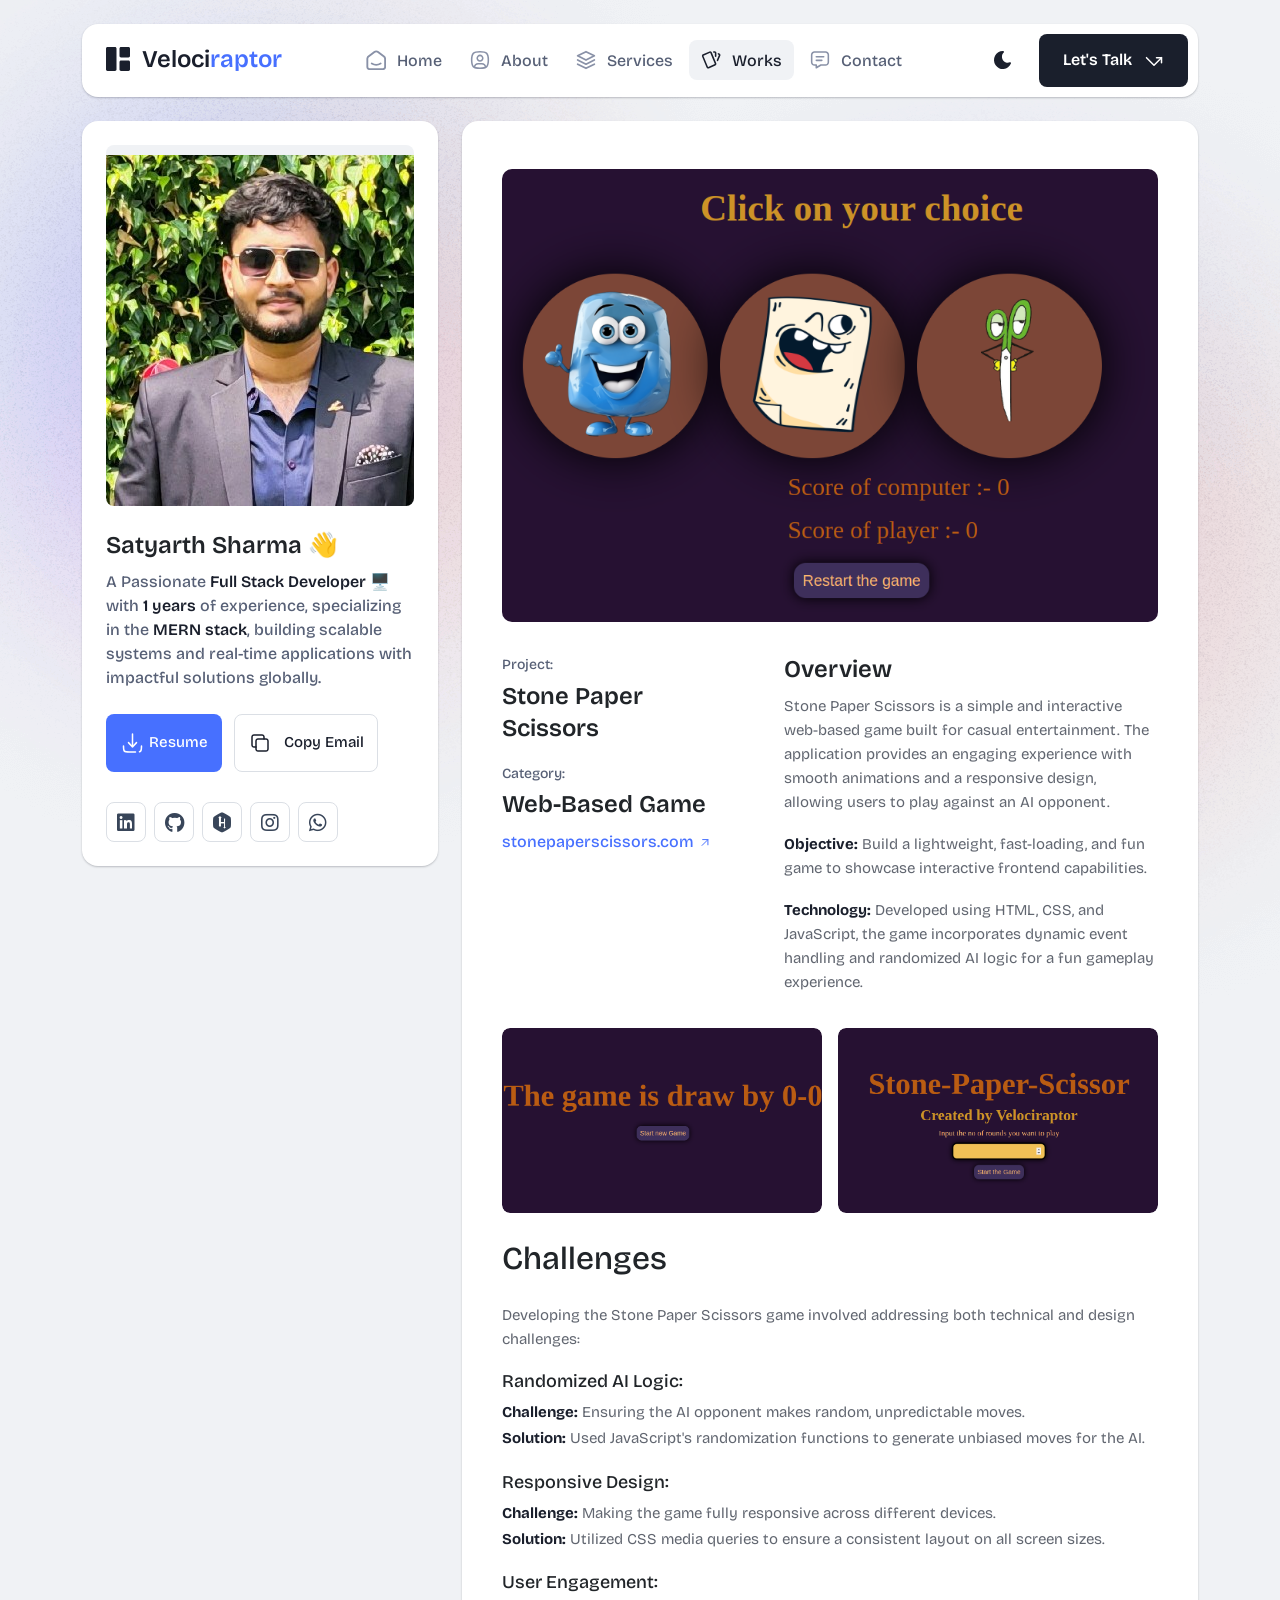
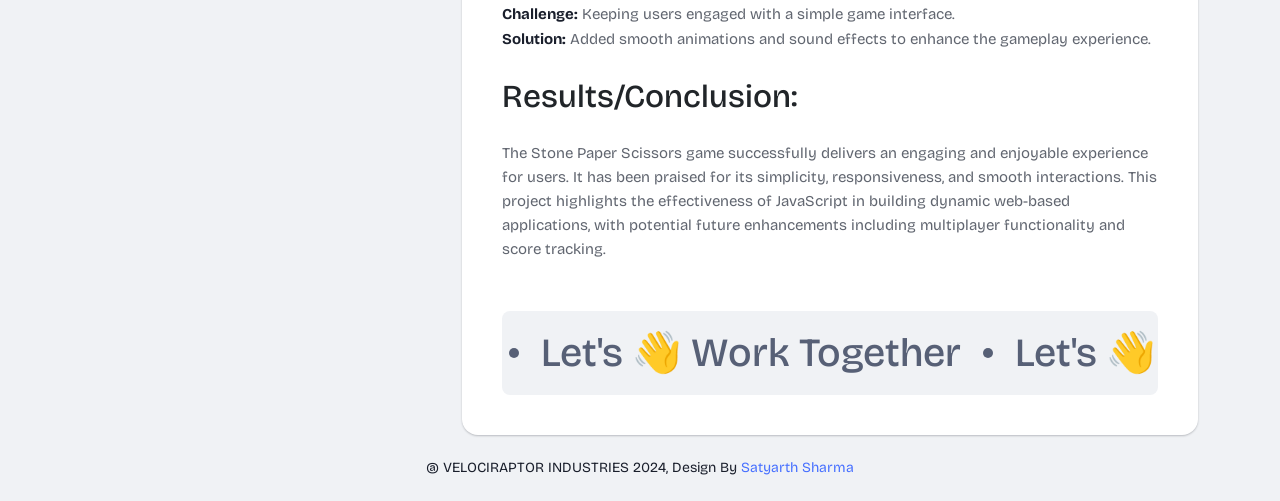
<file: project-details/stone.html>
<!DOCTYPE html>
<html lang="en">

<head>
    <meta charset="UTF-8">
    <meta http-equiv="X-UA-Compatible" content="IE=edge">
  <title>Satyarth Sharma | Software Engineer | .NET, Java & Full-Stack Developer</title>

  <meta name="description" content="Satyarth Sharma is a Software Engineer specializing in backend development, .NET, Java, system design, APIs, databases, and full-stack web development. Explore his projects, technical skills, and software engineering work.">

  <meta name="keywords" content="Satyarth Sharma, Software Engineer, Software Developer, Backend Developer, Full Stack Developer, .NET Developer, C# Developer, Java Developer, System Design, REST API, PostgreSQL, Redis, React, Node.js, AWS, WebSockets, Software Engineering Portfolio">
  <meta name="author" content="Satyarth Sharma">
  <meta name="robots" content="index, follow">
  <meta name="viewport" content="width=device-width, initial-scale=1.0">

  <link rel="canonical" href="https://satyarth.sanolen.com/">


    <link rel="shortcut icon" type="image/x-icon" href="../assets/img/favicon.svg"">
  <!-- Place favicon.ico in the root directory -->

  <!-- CSS here -->
  <link rel=" stylesheet" href="../assets/css/bootstrap.min.css">
    <link rel="stylesheet" href="../assets/fontawsome/css/all.min.css">
    <link rel="stylesheet" href="../assets/fontawsome/css/fontawesome.min.css">
    <link rel="stylesheet" href="../assets/css/slick.css">
    <link rel="stylesheet" href="../assets/css/magnific-popup.css">
    <link rel="stylesheet" href="../assets/css/style.css">
    <link rel="stylesheet" href="../assets/css/responsive.css">
</head>

<body>
    <div id="page-content">
        <!-- header part start -->
        <header class="header-area">
            <nav class="navbar">
                <div class="container">
                    <div class="menu-container">
                        <div class="logo">
                            <a class="navbar-brand me-0" href="../index.html">
                                <svg width="24" height="24" viewBox="0 0 24 24" fill="none"
                                    xmlns="http://www.w3.org/2000/svg">
                                    <path
                                        d="M0 1.5C0 1.10218 0.158035 0.720644 0.43934 0.43934C0.720644 0.158035 1.10218 0 1.5 0L9 0C9.39782 0 9.77936 0.158035 10.0607 0.43934C10.342 0.720644 10.5 1.10218 10.5 1.5V22.5C10.5 22.8978 10.342 23.2794 10.0607 23.5607C9.77936 23.842 9.39782 24 9 24H1.5C1.10218 24 0.720644 23.842 0.43934 23.5607C0.158035 23.2794 0 22.8978 0 22.5V1.5ZM13.5 1.5C13.5 1.10218 13.658 0.720644 13.9393 0.43934C14.2206 0.158035 14.6022 0 15 0L22.5 0C22.8978 0 23.2794 0.158035 23.5607 0.43934C23.842 0.720644 24 1.10218 24 1.5V9C24 9.39782 23.842 9.77936 23.5607 10.0607C23.2794 10.342 22.8978 10.5 22.5 10.5H15C14.6022 10.5 14.2206 10.342 13.9393 10.0607C13.658 9.77936 13.5 9.39782 13.5 9V1.5ZM13.5 15C13.5 14.6022 13.658 14.2206 13.9393 13.9393C14.2206 13.658 14.6022 13.5 15 13.5H22.5C22.8978 13.5 23.2794 13.658 23.5607 13.9393C23.842 14.2206 24 14.6022 24 15V22.5C24 22.8978 23.842 23.2794 23.5607 23.5607C23.2794 23.842 22.8978 24 22.5 24H15C14.6022 24 14.2206 23.842 13.9393 23.5607C13.658 23.2794 13.5 22.8978 13.5 22.5V15Z"
                                        class="logo-icon" />
                                </svg>
                                <span>Veloci<span class="primary">raptor</span></span>
                            </a>
                        </div>
                        <div class="navbar-main d-flex flex-grow-1">
                            <div class="logo inner-logo d-block d-xl-none">
                                <a class="navbar-brand me-0" href="../index.html">
                                    <svg width="24" height="24" viewBox="0 0 24 24" fill="none"
                                        xmlns="http://www.w3.org/2000/svg">
                                        <path
                                            d="M0 1.5C0 1.10218 0.158035 0.720644 0.43934 0.43934C0.720644 0.158035 1.10218 0 1.5 0L9 0C9.39782 0 9.77936 0.158035 10.0607 0.43934C10.342 0.720644 10.5 1.10218 10.5 1.5V22.5C10.5 22.8978 10.342 23.2794 10.0607 23.5607C9.77936 23.842 9.39782 24 9 24H1.5C1.10218 24 0.720644 23.842 0.43934 23.5607C0.158035 23.2794 0 22.8978 0 22.5V1.5ZM13.5 1.5C13.5 1.10218 13.658 0.720644 13.9393 0.43934C14.2206 0.158035 14.6022 0 15 0L22.5 0C22.8978 0 23.2794 0.158035 23.5607 0.43934C23.842 0.720644 24 1.10218 24 1.5V9C24 9.39782 23.842 9.77936 23.5607 10.0607C23.2794 10.342 22.8978 10.5 22.5 10.5H15C14.6022 10.5 14.2206 10.342 13.9393 10.0607C13.658 9.77936 13.5 9.39782 13.5 9V1.5ZM13.5 15C13.5 14.6022 13.658 14.2206 13.9393 13.9393C14.2206 13.658 14.6022 13.5 15 13.5H22.5C22.8978 13.5 23.2794 13.658 23.5607 13.9393C23.842 14.2206 24 14.6022 24 15V22.5C24 22.8978 23.842 23.2794 23.5607 23.5607C23.2794 23.842 22.8978 24 22.5 24H15C14.6022 24 14.2206 23.842 13.9393 23.5607C13.658 23.2794 13.5 22.8978 13.5 22.5V15Z"
                                            class="logo-icon" />
                                    </svg>
                                    <span>Veloci<span class="primary">raptor</span></span>
                                </a>
                            </div>
                            <ul class="navbar-info mx-auto">
                                <li class="nav-item">
                                    <a class="nav-link" aria-current="page" href="../index.html">
                                        <svg class="nav-icon" viewBox="0 0 15 15" fill="none"
                                            xmlns="http://www.w3.org/2000/svg">
                                            <path
                                                d="M13.475 4.92481L9.03083 1.46814C8.64082 1.16473 8.1608 1 7.66667 1C7.17254 1 6.69251 1.16473 6.3025 1.46814L1.8575 4.92481C1.59037 5.13254 1.37424 5.39858 1.22563 5.7026C1.07701 6.00662 0.99984 6.34058 1 6.67897V12.679C1 13.121 1.17559 13.5449 1.48816 13.8575C1.80072 14.17 2.22464 14.3456 2.66667 14.3456H12.6667C13.1087 14.3456 13.5326 14.17 13.8452 13.8575C14.1577 13.5449 14.3333 13.121 14.3333 12.679V6.67897C14.3333 5.99314 14.0167 5.34564 13.475 4.92481Z"
                                                stroke-width="1.4" stroke-linecap="round" stroke-linejoin="round" />
                                            <path d="M10.9753 10.1665C9.13359 11.2773 6.14859 11.2773 4.30859 10.1665"
                                                stroke-width="1.4" stroke-linecap="round" stroke-linejoin="round" />
                                        </svg>

                                        <span>Home</span>
                                    </a>
                                </li>
                                <li class="nav-item">
                                    <a class="nav-link" href="../about.html">
                                        <svg class="nav-icon" viewBox="0 0 18 18" fill="none"
                                            xmlns="http://www.w3.org/2000/svg">
                                            <path
                                                d="M9 9.8335C9.66304 9.8335 10.2989 9.5701 10.7678 9.10126C11.2366 8.63242 11.5 7.99654 11.5 7.3335C11.5 6.67045 11.2366 6.03457 10.7678 5.56573C10.2989 5.09689 9.66304 4.8335 9 4.8335C8.33696 4.8335 7.70107 5.09689 7.23223 5.56573C6.76339 6.03457 6.5 6.67045 6.5 7.3335C6.5 7.99654 6.76339 8.63242 7.23223 9.10126C7.70107 9.5701 8.33696 9.8335 9 9.8335Z"
                                                stroke-width="1.4" stroke-linecap="round" stroke-linejoin="round" />
                                            <path
                                                d="M9 1.5C15 1.5 16.5 3 16.5 9C16.5 15 15 16.5 9 16.5C3 16.5 1.5 15 1.5 9C1.5 3 3 1.5 9 1.5Z"
                                                stroke-width="1.4" stroke-linecap="round" stroke-linejoin="round" />
                                            <path
                                                d="M4 15.7085V15.6668C4 14.7828 4.35119 13.9349 4.97631 13.3098C5.60143 12.6847 6.44928 12.3335 7.33333 12.3335H10.6667C11.5507 12.3335 12.3986 12.6847 13.0237 13.3098C13.6488 13.9349 14 14.7828 14 15.6668V15.7085"
                                                stroke-width="1.4" stroke-linecap="round" stroke-linejoin="round" />
                                        </svg>
                                        About
                                    </a>
                                </li>
                                <li class="nav-item">
                                    <a class="nav-link" href="../services.html">
                                        <svg class="nav-icon" viewBox="0 0 16 16" fill="none"
                                            xmlns="http://www.w3.org/2000/svg">
                                            <path
                                                d="M7.99967 1.3335L1.33301 4.66683L7.99967 8.00016L14.6663 4.66683L7.99967 1.3335Z"
                                                stroke-width="1.4" stroke-linecap="round" stroke-linejoin="round" />
                                            <path d="M1.33301 8L7.99967 11.3333L14.6663 8" stroke-width="1.4"
                                                stroke-linecap="round" stroke-linejoin="round" />
                                            <path d="M1.33301 11.3335L7.99967 14.6668L14.6663 11.3335"
                                                stroke-width="1.4" stroke-linecap="round" stroke-linejoin="round" />
                                        </svg>
                                        Services
                                    </a>
                                </li>
                                <li class="nav-item">
                                    <a class="nav-link active" href="../portfolio.html">
                                        <svg class="nav-icon" viewBox="0 0 18 17" fill="none"
                                            xmlns="http://www.w3.org/2000/svg">
                                            <path
                                                d="M2.00326 3.99733L7.95159 1.40649C8.04974 1.36442 8.15533 1.34243 8.26212 1.34181C8.3689 1.34119 8.47473 1.36196 8.57337 1.40289C8.67201 1.44382 8.76145 1.50408 8.83642 1.58013C8.9114 1.65617 8.97039 1.74646 9.00992 1.84566L13.1133 11.764C13.1985 11.9651 13.2014 12.1917 13.1213 12.3949C13.0412 12.5982 12.8845 12.7618 12.6849 12.8507L6.73742 15.4415C6.63922 15.4837 6.53356 15.5058 6.42668 15.5065C6.3198 15.5072 6.21387 15.4864 6.11514 15.4455C6.0164 15.4046 5.92688 15.3442 5.85184 15.2681C5.7768 15.192 5.71778 15.1016 5.67826 15.0023L1.57492 5.08316C1.48963 4.88204 1.48673 4.65546 1.56684 4.45222C1.64696 4.24898 1.80367 4.08616 2.00326 3.99733Z"
                                                stroke-width="1.4" stroke-linecap="round" stroke-linejoin="round" />
                                            <path
                                                d="M11.5 1.3335H12.3333C12.5543 1.3335 12.7663 1.42129 12.9226 1.57757C13.0789 1.73385 13.1667 1.94582 13.1667 2.16683V5.0835"
                                                stroke-width="1.4" stroke-linecap="round" stroke-linejoin="round" />
                                            <path
                                                d="M15.6663 3C15.8863 3.09333 16.0997 3.18083 16.3063 3.2625C16.5098 3.34882 16.6706 3.51241 16.7534 3.71729C16.8362 3.92217 16.8343 4.15155 16.748 4.355L14.833 8.83334"
                                                stroke-width="1.4" stroke-linecap="round" stroke-linejoin="round" />
                                        </svg>
                                        Works
                                    </a>
                                </li>

                                <li class="nav-item">
                                    <a class="nav-link" href="../contact.html">
                                        <svg class="nav-icon" viewBox="0 0 18 17" fill="none"
                                            xmlns="http://www.w3.org/2000/svg">
                                            <path d="M5.66699 5.5H12.3337" stroke-width="1.4" stroke-linecap="round"
                                                stroke-linejoin="round" />
                                            <path d="M5.66699 8.8335H10.667" stroke-width="1.4" stroke-linecap="round"
                                                stroke-linejoin="round" />
                                            <path
                                                d="M14 1.3335C14.663 1.3335 15.2989 1.59689 15.7678 2.06573C16.2366 2.53457 16.5 3.17045 16.5 3.8335V10.5002C16.5 11.1632 16.2366 11.7991 15.7678 12.2679C15.2989 12.7368 14.663 13.0002 14 13.0002H9.83333L5.66667 15.5002V13.0002H4C3.33696 13.0002 2.70107 12.7368 2.23223 12.2679C1.76339 11.7991 1.5 11.1632 1.5 10.5002V3.8335C1.5 3.17045 1.76339 2.53457 2.23223 2.06573C2.70107 1.59689 3.33696 1.3335 4 1.3335H14Z"
                                                stroke-width="1.4" stroke-linecap="round" stroke-linejoin="round" />
                                        </svg>
                                        Contact
                                    </a>
                                </li>
                            </ul>
                            <div class="header-right-info d-flex align-items-center">
                                <button class="theme-control-btn">
                                    <span class="dark">
                                        <svg width="24" height="24" viewBox="0 0 24 24" fill="none"
                                            xmlns="http://www.w3.org/2000/svg">
                                            <path
                                                d="M11.8005 3C10.207 3.0003 8.64356 3.44286 7.27683 4.28049C5.91011 5.11811 4.79139 6.31937 4.04002 7.75612C3.28865 9.19288 2.93281 10.8112 3.01046 12.4386C3.08811 14.0659 3.59633 15.6411 4.48091 16.9963C5.3655 18.3514 6.59326 19.4356 8.03324 20.1333C9.47322 20.8309 11.0714 21.1157 12.6573 20.9574C14.2432 20.7991 15.7573 20.2036 17.0381 19.2344C18.319 18.2652 19.3185 16.9587 19.9301 15.4542C20.2302 14.7162 19.5111 13.9746 18.7875 14.2752C17.5475 14.7888 16.1706 14.8418 14.8963 14.425C13.622 14.0082 12.5308 13.1479 11.8126 11.9937C11.0943 10.8396 10.7943 9.4645 10.9648 8.10764C11.1353 6.75077 11.7655 5.49792 12.7458 4.5669L12.8136 4.4949C13.2986 3.9279 12.913 3.0072 12.1464 3.0072H11.9122L11.8524 3.0018L11.7996 3H11.8005Z"
                                                fill="#1A1F2C" />
                                        </svg>
                                        <small class="theme-text d-block d-xl-none">Change appearance</small>
                                    </span>
                                    <span class="light">
                                        <svg width="24" height="24" viewBox="0 0 24 24" fill="none"
                                            xmlns="http://www.w3.org/2000/svg">
                                            <path
                                                d="M12 19C12.2449 19 12.4813 19.09 12.6644 19.2527C12.8474 19.4155 12.9643 19.6397 12.993 19.883L13 20V21C12.9997 21.2549 12.9021 21.5 12.7272 21.6854C12.5522 21.8707 12.313 21.9822 12.0586 21.9972C11.8042 22.0121 11.5536 21.9293 11.3582 21.7657C11.1627 21.6021 11.0371 21.3701 11.007 21.117L11 21V20C11 19.7348 11.1054 19.4804 11.2929 19.2929C11.4804 19.1054 11.7348 19 12 19Z"
                                                fill="#FD7E41" />
                                            <path
                                                d="M18.3127 16.9099L18.4067 16.9929L19.1067 17.6929C19.2861 17.8729 19.3902 18.1144 19.398 18.3683C19.4057 18.6223 19.3165 18.8697 19.1485 19.0602C18.9804 19.2508 18.7462 19.3702 18.4933 19.3943C18.2403 19.4184 17.9877 19.3454 17.7867 19.1899L17.6927 19.1069L16.9927 18.4069C16.8202 18.2347 16.7165 18.0053 16.7012 17.7619C16.6859 17.5186 16.76 17.278 16.9097 17.0855C17.0593 16.893 17.2741 16.7618 17.5137 16.7166C17.7533 16.6713 18.0012 16.7152 18.2107 16.8399L18.3127 16.9099Z"
                                                fill="#FD7E41" />
                                            <path
                                                d="M7.00747 16.993C7.17965 17.1652 7.28308 17.3943 7.29836 17.6373C7.31364 17.8803 7.23972 18.1206 7.09047 18.313L7.00747 18.407L6.30747 19.107C6.12751 19.2863 5.88604 19.3905 5.63209 19.3982C5.37814 19.406 5.13076 19.3168 4.94019 19.1487C4.74963 18.9807 4.63017 18.7464 4.60607 18.4935C4.58198 18.2406 4.65506 17.988 4.81047 17.787L4.89347 17.693L5.59347 16.993C5.781 16.8055 6.03531 16.7002 6.30047 16.7002C6.56563 16.7002 6.81994 16.8055 7.00747 16.993Z"
                                                fill="#FD7E41" />
                                            <path
                                                d="M3.99987 11C4.25475 11.0003 4.4999 11.0979 4.68524 11.2728C4.87057 11.4478 4.9821 11.687 4.99704 11.9414C5.01198 12.1958 4.92919 12.4464 4.7656 12.6418C4.60201 12.8373 4.36996 12.9629 4.11687 12.993L3.99987 13H2.99987C2.74499 12.9997 2.49984 12.9021 2.3145 12.7272C2.12916 12.5522 2.01763 12.313 2.0027 12.0586C1.98776 11.8042 2.07054 11.5536 2.23413 11.3582C2.39772 11.1627 2.62977 11.0371 2.88287 11.007L2.99987 11H3.99987Z"
                                                fill="#FD7E41" />
                                            <path
                                                d="M20.9999 11C21.2547 11.0003 21.4999 11.0979 21.6852 11.2728C21.8706 11.4478 21.9821 11.687 21.997 11.9414C22.012 12.1958 21.9292 12.4464 21.7656 12.6418C21.602 12.8373 21.37 12.9629 21.1169 12.993L20.9999 13H19.9999C19.745 12.9997 19.4998 12.9021 19.3145 12.7272C19.1292 12.5522 19.0176 12.313 19.0027 12.0586C18.9878 11.8042 19.0705 11.5536 19.2341 11.3582C19.3977 11.1627 19.6298 11.0371 19.8829 11.007L19.9999 11H20.9999Z"
                                                fill="#FD7E41" />
                                            <path
                                                d="M6.21264 4.80985L6.30664 4.89285L7.00664 5.59285C7.18599 5.77281 7.29011 6.01429 7.29787 6.26824C7.30562 6.52219 7.21642 6.76957 7.04839 6.96013C6.88036 7.1507 6.64609 7.27016 6.39316 7.29425C6.14024 7.31834 5.88763 7.24526 5.68664 7.08985L5.59264 7.00685L4.89264 6.30685C4.72073 6.13453 4.61757 5.90543 4.6025 5.66248C4.58744 5.41954 4.6615 5.17945 4.8108 4.98721C4.9601 4.79497 5.1744 4.66378 5.41351 4.61824C5.65262 4.57271 5.90013 4.61594 6.10964 4.73985L6.21264 4.80985Z"
                                                fill="#FD7E41" />
                                            <path
                                                d="M19.1071 4.89288C19.2793 5.06508 19.3827 5.29418 19.398 5.5372C19.4132 5.78023 19.3393 6.02048 19.1901 6.21288L19.1071 6.30688L18.4071 7.00688C18.2271 7.18623 17.9856 7.29036 17.7317 7.29811C17.4777 7.30587 17.2304 7.21667 17.0398 7.04864C16.8492 6.8806 16.7298 6.64633 16.7057 6.39341C16.6816 6.14049 16.7547 5.88788 16.9101 5.68688L16.9931 5.59288L17.6931 4.89288C17.8806 4.70541 18.1349 4.6001 18.4001 4.6001C18.6652 4.6001 18.9196 4.70541 19.1071 4.89288Z"
                                                fill="#FD7E41" />
                                            <path
                                                d="M12 2C12.2449 2.00003 12.4813 2.08996 12.6644 2.25272C12.8474 2.41547 12.9643 2.63975 12.993 2.883L13 3V4C12.9997 4.25488 12.9021 4.50003 12.7272 4.68537C12.5522 4.8707 12.313 4.98223 12.0586 4.99717C11.8042 5.01211 11.5536 4.92933 11.3582 4.76573C11.1627 4.60214 11.0371 4.3701 11.007 4.117L11 4V3C11 2.73478 11.1054 2.48043 11.2929 2.29289C11.4804 2.10536 11.7348 2 12 2Z"
                                                fill="#FD7E41" />
                                            <path
                                                d="M12 7C12.9797 6.99994 13.9378 7.28769 14.7553 7.8275C15.5729 8.36731 16.2138 9.1354 16.5986 10.0364C16.9833 10.9373 17.0949 11.9315 16.9195 12.8953C16.7441 13.8592 16.2893 14.7502 15.6118 15.4579C14.9343 16.1655 14.0638 16.6585 13.1085 16.8756C12.1532 17.0928 11.1552 17.0245 10.2383 16.6793C9.3215 16.334 8.52629 15.7271 7.95146 14.9338C7.37663 14.1405 7.04752 13.1958 7.005 12.217L7 12L7.005 11.783C7.06092 10.4958 7.61161 9.27978 8.54222 8.38866C9.47284 7.49754 10.7115 7.00007 12 7Z"
                                                fill="#FD7E41" />
                                        </svg>
                                        <small class="theme-text d-block d-xl-none">Change appearance</small>
                                    </span>
                                </button>
                                <a href="../contact.html" class="lets-talk-btn">
                                    Let's Talk
                                    <svg class="icon" width="20" height="20" viewBox="0 0 20 20" fill="none"
                                        xmlns="http://www.w3.org/2000/svg">
                                        <path d="M17.5 11.6665V6.6665H12.5" stroke="white" stroke-width="1.5"
                                            stroke-linecap="round" stroke-linejoin="round" />
                                        <path d="M17.5 6.6665L10 14.1665L2.5 6.6665" stroke="white" stroke-width="1.5"
                                            stroke-linecap="round" stroke-linejoin="round" />
                                    </svg>
                                </a>
                            </div>
                        </div>
                        <div class="mobile-menu-overlay d-block d-lg-none"></div>
                        <div class="mobile-menu-control-bar d-block d-xl-none">
                            <button class="mobile-menu-control-bar">
                                <i class="fas fa-bars"></i>
                            </button>
                        </div>
                    </div>
                </div>
            </nav>
        </header>
        <!-- header part end -->

        <!-- main area part start -->
        <main>

            <section class="content-box-area mt-4">
                <div class="container">
                    <div class="row g-4">
                        <div class="col-xl-4">
                            <div class="card profile-card">
                                <div class="card-body">
                                    <div class="image text-center">
                                        <img src="../assets/img/images/profile.png" alt="profile">
                                    </div>
                                    <div class="text">
                                        <h3 class="card-title">Satyarth Sharma 👋</h3>
                                        <p>A Passionate <span>Full Stack Developer</span> 🖥️ with
                                            <span>1
                                                years</span> of experience, specializing in the <span>MERN stack</span>,
                                            building scalable
                                            systems and real-time applications with impactful solutions globally.
                                        </p>
                                        <div class="common-button-groups">

                                            <a class="btn btn-call"
                        href="https://drive.google.com/file/d/1FhqbdQktu9poHou3SHcUNo4FHI4RwV5F/view"
                        target="_blank">
                        <svg width="25" height="24" viewBox="0 0 24 24" fill="none" xmlns="http://www.w3.org/2000/svg"><g id="SVGRepo_bgCarrier" stroke-width="0"></g><g id="SVGRepo_tracerCarrier" stroke-linecap="round" stroke-linejoin="round"></g><g id="SVGRepo_iconCarrier"> <path d="M12 3V16M12 16L16 11.625M12 16L8 11.625" stroke="#ffffff" stroke-width="1.5" stroke-linecap="round" stroke-linejoin="round"></path> <path d="M15 21H9C6.17157 21 4.75736 21 3.87868 20.1213C3 19.2426 3 17.8284 3 15M21 15C21 17.8284 21 19.2426 20.1213 20.1213C19.8215 20.4211 19.4594 20.6186 19 20.7487" stroke="#ffffff" stroke-width="1.5" stroke-linecap="round" stroke-linejoin="round"></path> </g></svg>
                        Resume
                      </a>
                                            <button class="btn btn-copy"
                                                data-clipboard-text="sharmasatyarth04@gmail.com">
                                                <svg class="icon" width="24" height="24" viewBox="0 0 24 24" fill="none"
                                                    xmlns="http://www.w3.org/2000/svg">
                                                    <path
                                                        d="M8 10C8 9.46957 8.21071 8.96086 8.58579 8.58579C8.96086 8.21071 9.46957 8 10 8H18C18.5304 8 19.0391 8.21071 19.4142 8.58579C19.7893 8.96086 20 9.46957 20 10V18C20 18.5304 19.7893 19.0391 19.4142 19.4142C19.0391 19.7893 18.5304 20 18 20H10C9.46957 20 8.96086 19.7893 8.58579 19.4142C8.21071 19.0391 8 18.5304 8 18V10Z"
                                                        stroke-width="1.5" stroke-linecap="round"
                                                        stroke-linejoin="round" />
                                                    <path
                                                        d="M16 8V6C16 5.46957 15.7893 4.96086 15.4142 4.58579C15.0391 4.21071 14.5304 4 14 4H6C5.46957 4 4.96086 4.21071 4.58579 4.58579C4.21071 4.96086 4 5.46957 4 6V14C4 14.5304 4.21071 15.0391 4.58579 15.4142C4.96086 15.7893 5.46957 16 6 16H8"
                                                        stroke-width="1.5" stroke-linecap="round"
                                                        stroke-linejoin="round" />
                                                </svg>
                                                Copy Email
                                            </button>
                                        </div>
                                        <div class="social-media-icon">
                                            <ul class="list-unstyled">
                                                <li><a href="https://www.linkedin.com/in/satyarth-sharma/"
                                                        target="_blank"><i class="fab fa-linkedin"></i></a></li>
                                                <li><a href="https://github.com/shsat94" target="_blank"><i
                                                            class="fab fa-github"></i></a></li>
                                                <li><a href="https://www.hackerrank.com/profile/shsat94"
                                                        target="_blank"><i class="fab fa-hackerrank"></i></a></li>
                                                <li><a href="https://www.instagram.com/s_satyarth_sharma_g/"
                                                        target="_blank"><i class="fab fa-instagram"></i></a></li>
                                                <li><a href="https://wa.me/917309797690?text=Hi%2C%20I%20found%20your%20portfolio.%20Let's%20connect!"
                                                        target="_blank"><i class="fab fa-whatsapp"></i></a></li>
                                            </ul>
                                        </div>
                                    </div>
                                </div>
                            </div>
                        </div>
                        <div class="col-xl-8">
                            <div class="card content-box-card">
                                <div class="card-body portfolio-card">
                                    <div class="portfolio-details-area">
                                        <div class="main-image">
                                            <img src="../assets/img/projects/project-4.png"
                                                alt="stone-paper-scissors-main">
                                        </div>
                                        <div class="portfolio-details-text">
                                            <div class="short-info">
                                                <div class="info-item">
                                                    <p class="subtitle">Project:</p>
                                                    <h4 class="card-title">Stone Paper Scissors</h4>
                                                </div>
                                                <div class="info-item">
                                                    <p class="subtitle">Category:</p>
                                                    <h4 class="card-title">Web-Based Game</h4>
                                                    <a href="https://shsat94.github.io/Stone-paper-scissor/"
                                                        target="_blank" class="website">
                                                        stonepaperscissors.com
                                                        <svg class="arrow-up" width="14" height="15" viewBox="0 0 14 15"
                                                            fill="none" xmlns="http://www.w3.org/2000/svg">
                                                            <path d="M9.91634 4.5835L4.08301 10.4168"
                                                                stroke-linecap="round" stroke-linejoin="round">
                                                            </path>
                                                            <path d="M4.66699 4.5835H9.91699V9.8335"
                                                                stroke-linecap="round" stroke-linejoin="round">
                                                            </path>
                                                        </svg>
                                                    </a>
                                                </div>
                                            </div>
                                            <div class="overview">
                                                <h4 class="card-title">Overview</h4>
                                                <p>Stone Paper Scissors is a simple and interactive web-based game built
                                                    for casual entertainment. The
                                                    application provides an engaging experience with smooth animations
                                                    and a responsive design, allowing users
                                                    to play against an AI opponent.</p>
                                                <p><b>Objective:</b> Build a lightweight, fast-loading, and fun game to
                                                    showcase interactive frontend
                                                    capabilities.</p>
                                                <p><b>Technology:</b> Developed using HTML, CSS, and JavaScript, the
                                                    game incorporates dynamic event
                                                    handling and randomized AI logic for a fun gameplay experience.</p>
                                            </div>
                                        </div>
                                        <div class="inner-images">
                                            <div class="row g-3">
                                                <div class="col-md-6">
                                                    <div class="image-item">
                                                        <img src="../assets/img/projects/stone1.png"
                                                            alt="stone-paper-scissors-feature-1"
                                                            class="img-fluid w-100">
                                                    </div>
                                                </div>
                                                <div class="col-md-6">
                                                    <div class="image-item">
                                                        <img src="../assets/img/projects/stone2.png"
                                                            alt="stone-paper-scissors-feature-2"
                                                            class="img-fluid w-100">
                                                    </div>
                                                </div>
                                            </div>
                                        </div>
                                        <div class="more-info-block">
                                            <h3 class="more-info-title">Challenges</h3>
                                            <p>Developing the Stone Paper Scissors game involved addressing both
                                                technical and design challenges:</p>
                                            <h5 class="more-info-subtitle">Randomized AI Logic:</h5>
                                            <ul class="list-unstyled">
                                                <li>
                                                    <b>Challenge:</b> Ensuring the AI opponent makes random,
                                                    unpredictable moves.
                                                </li>
                                                <li>
                                                    <b>Solution:</b> Used JavaScript's randomization functions to
                                                    generate unbiased moves for the AI.
                                                </li>
                                            </ul>
                                            <h5 class="more-info-subtitle">Responsive Design:</h5>
                                            <ul class="list-unstyled">
                                                <li>
                                                    <b>Challenge:</b> Making the game fully responsive across different
                                                    devices.
                                                </li>
                                                <li>
                                                    <b>Solution:</b> Utilized CSS media queries to ensure a consistent
                                                    layout on all screen sizes.
                                                </li>
                                            </ul>
                                            <h5 class="more-info-subtitle">User Engagement:</h5>
                                            <ul class="list-unstyled">
                                                <li>
                                                    <b>Challenge:</b> Keeping users engaged with a simple game
                                                    interface.
                                                </li>
                                                <li>
                                                    <b>Solution:</b> Added smooth animations and sound effects to
                                                    enhance the gameplay experience.
                                                </li>
                                            </ul>
                                            <h3 class="more-info-title">Results/Conclusion:</h3>
                                            <p>The Stone Paper Scissors game successfully delivers an engaging and
                                                enjoyable experience for users. It has
                                                been praised for its simplicity, responsiveness, and smooth
                                                interactions. This project highlights the
                                                effectiveness of JavaScript in building dynamic web-based applications,
                                                with potential future enhancements
                                                including multiplayer functionality and score tracking.</p>
                                        </div>
                                    </div>

                                    <div class="work-together-slider">
                                        <div class="slider-main d-flex gap-4 align-items-center">
                                            <div class="slider-item">
                                                <a href="../contact.html">Let's 👋 Work Together</a>
                                                <a href="../contact.html">Let's 👋 Work Together</a>
                                            </div>
                                            <div class="slider-item">
                                                <a href="../contact.html">Let's 👋 Work Together</a>
                                                <a href="../contact.html">Let's 👋 Work Together</a>
                                            </div>
                                        </div>
                                    </div>
                                </div>
                            </div>
                        </div>




                    </div>
                </div>
            </section>

            <!-- background shape area start -->
            <div class="background-shapes">
                <div class="shape-1 common-shape">
                    <img src="../assets/img/bg/banner-shape-1.png" alt="banner-shape-1">
                </div>
                <div class="shape-2 common-shape">
                    <img src="../assets/img/bg/banner-shape-1.png" alt="banner-shape-1">
                </div>
                <div class="threed-shape-1 move-with-cursor" data-value="1">
                    <img src="../assets/img/bg/object-3d-1.png" alt="object-3d-1">
                </div>
                <div class="threed-shape-2 move-with-cursor" data-value="1">
                    <img src="../assets/img/bg/object-3d-2.png" alt="object-3d-2">
                </div>
            </div>
            <!-- background shape area end -->
        </main>
        <!-- main area part end -->

        <!-- footer part start -->
        <footer class="footer-area">
            <div class="container">
                <div class="text text-center">
                    <p>@ VELOCIRAPTOR INDUSTRIES 2024, Design By <a href="#">Satyarth Sharma</a></p>
                </div>
            </div>
        </footer>
        <!-- footer part end -->
    </div>

    <!-- JS here -->
    <script src="../assets/js/vendor/jquery-3.6.0.min.js"></script>
    <script src="../assets/js/bootstrap.bundle.min.js"></script>
    <script src="../assets/js/jquery.magnific-popup.min.js"></script>
    <script src="../assets/js/ajax-form.js"></script>
    <script src="../assets/js/clipboard.min.js"></script>
    <script src="../assets/js/slick.min.js"></script>
    <script src="../assets/js/script.js"></script>
</body>


</html>
</file>
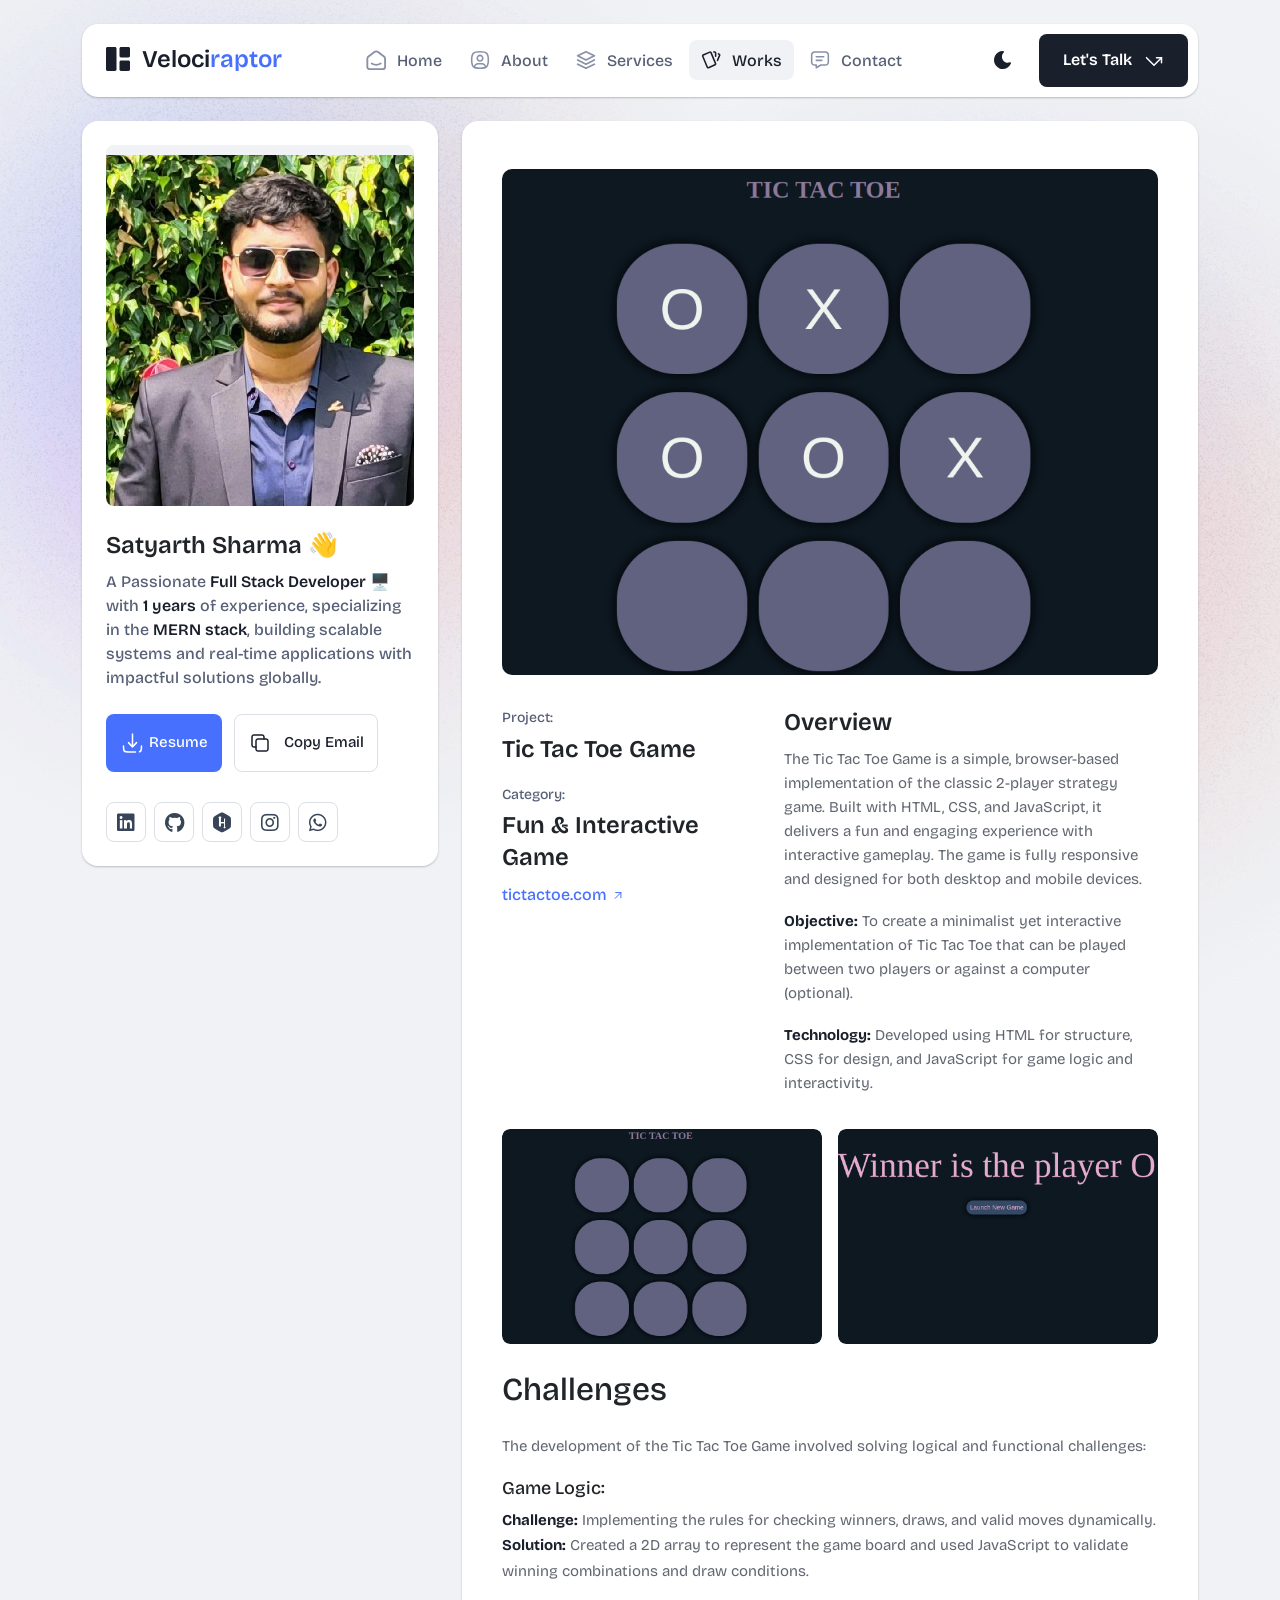
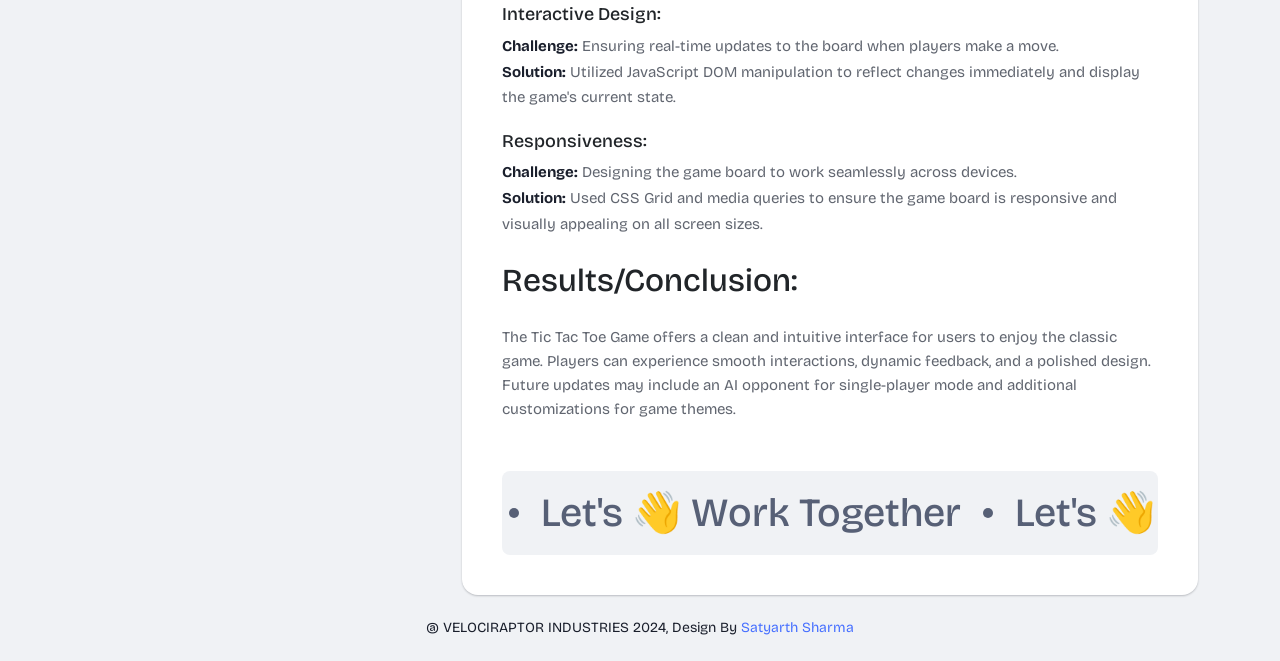
<file: project-details/tic.html>
<!DOCTYPE html>
<html lang="en">

<head>
    <meta charset="UTF-8">
    <meta http-equiv="X-UA-Compatible" content="IE=edge">
  <title>Satyarth Sharma | Software Engineer | .NET, Java & Full-Stack Developer</title>

  <meta name="description" content="Satyarth Sharma is a Software Engineer specializing in backend development, .NET, Java, system design, APIs, databases, and full-stack web development. Explore his projects, technical skills, and software engineering work.">

  <meta name="keywords" content="Satyarth Sharma, Software Engineer, Software Developer, Backend Developer, Full Stack Developer, .NET Developer, C# Developer, Java Developer, System Design, REST API, PostgreSQL, Redis, React, Node.js, AWS, WebSockets, Software Engineering Portfolio">
  <meta name="author" content="Satyarth Sharma">
  <meta name="robots" content="index, follow">
  <meta name="viewport" content="width=device-width, initial-scale=1.0">

  <link rel="canonical" href="https://satyarth.sanolen.com/">


    <link rel="shortcut icon" type="image/x-icon" href="../assets/img/favicon.svg"">
  <!-- Place favicon.ico in the root directory -->

  <!-- CSS here -->
  <link rel=" stylesheet" href="../assets/css/bootstrap.min.css">
    <link rel="stylesheet" href="../assets/fontawsome/css/all.min.css">
    <link rel="stylesheet" href="../assets/fontawsome/css/fontawesome.min.css">
    <link rel="stylesheet" href="../assets/css/slick.css">
    <link rel="stylesheet" href="../assets/css/magnific-popup.css">
    <link rel="stylesheet" href="../assets/css/style.css">
    <link rel="stylesheet" href="../assets/css/responsive.css">
</head>

<body>
    <div id="page-content">
        <!-- header part start -->
        <header class="header-area">
            <nav class="navbar">
                <div class="container">
                    <div class="menu-container">
                        <div class="logo">
                            <a class="navbar-brand me-0" href="../index.html">
                                <svg width="24" height="24" viewBox="0 0 24 24" fill="none"
                                    xmlns="http://www.w3.org/2000/svg">
                                    <path
                                        d="M0 1.5C0 1.10218 0.158035 0.720644 0.43934 0.43934C0.720644 0.158035 1.10218 0 1.5 0L9 0C9.39782 0 9.77936 0.158035 10.0607 0.43934C10.342 0.720644 10.5 1.10218 10.5 1.5V22.5C10.5 22.8978 10.342 23.2794 10.0607 23.5607C9.77936 23.842 9.39782 24 9 24H1.5C1.10218 24 0.720644 23.842 0.43934 23.5607C0.158035 23.2794 0 22.8978 0 22.5V1.5ZM13.5 1.5C13.5 1.10218 13.658 0.720644 13.9393 0.43934C14.2206 0.158035 14.6022 0 15 0L22.5 0C22.8978 0 23.2794 0.158035 23.5607 0.43934C23.842 0.720644 24 1.10218 24 1.5V9C24 9.39782 23.842 9.77936 23.5607 10.0607C23.2794 10.342 22.8978 10.5 22.5 10.5H15C14.6022 10.5 14.2206 10.342 13.9393 10.0607C13.658 9.77936 13.5 9.39782 13.5 9V1.5ZM13.5 15C13.5 14.6022 13.658 14.2206 13.9393 13.9393C14.2206 13.658 14.6022 13.5 15 13.5H22.5C22.8978 13.5 23.2794 13.658 23.5607 13.9393C23.842 14.2206 24 14.6022 24 15V22.5C24 22.8978 23.842 23.2794 23.5607 23.5607C23.2794 23.842 22.8978 24 22.5 24H15C14.6022 24 14.2206 23.842 13.9393 23.5607C13.658 23.2794 13.5 22.8978 13.5 22.5V15Z"
                                        class="logo-icon" />
                                </svg>
                                <span>Veloci<span class="primary">raptor</span></span>
                            </a>
                        </div>
                        <div class="navbar-main d-flex flex-grow-1">
                            <div class="logo inner-logo d-block d-xl-none">
                                <a class="navbar-brand me-0" href="../index.html">
                                    <svg width="24" height="24" viewBox="0 0 24 24" fill="none"
                                        xmlns="http://www.w3.org/2000/svg">
                                        <path
                                            d="M0 1.5C0 1.10218 0.158035 0.720644 0.43934 0.43934C0.720644 0.158035 1.10218 0 1.5 0L9 0C9.39782 0 9.77936 0.158035 10.0607 0.43934C10.342 0.720644 10.5 1.10218 10.5 1.5V22.5C10.5 22.8978 10.342 23.2794 10.0607 23.5607C9.77936 23.842 9.39782 24 9 24H1.5C1.10218 24 0.720644 23.842 0.43934 23.5607C0.158035 23.2794 0 22.8978 0 22.5V1.5ZM13.5 1.5C13.5 1.10218 13.658 0.720644 13.9393 0.43934C14.2206 0.158035 14.6022 0 15 0L22.5 0C22.8978 0 23.2794 0.158035 23.5607 0.43934C23.842 0.720644 24 1.10218 24 1.5V9C24 9.39782 23.842 9.77936 23.5607 10.0607C23.2794 10.342 22.8978 10.5 22.5 10.5H15C14.6022 10.5 14.2206 10.342 13.9393 10.0607C13.658 9.77936 13.5 9.39782 13.5 9V1.5ZM13.5 15C13.5 14.6022 13.658 14.2206 13.9393 13.9393C14.2206 13.658 14.6022 13.5 15 13.5H22.5C22.8978 13.5 23.2794 13.658 23.5607 13.9393C23.842 14.2206 24 14.6022 24 15V22.5C24 22.8978 23.842 23.2794 23.5607 23.5607C23.2794 23.842 22.8978 24 22.5 24H15C14.6022 24 14.2206 23.842 13.9393 23.5607C13.658 23.2794 13.5 22.8978 13.5 22.5V15Z"
                                            class="logo-icon" />
                                    </svg>
                                    <span>Veloci<span class="primary">raptor</span></span>
                                </a>
                            </div>
                            <ul class="navbar-info mx-auto">
                                <li class="nav-item">
                                    <a class="nav-link" aria-current="page" href="../index.html">
                                        <svg class="nav-icon" viewBox="0 0 15 15" fill="none"
                                            xmlns="http://www.w3.org/2000/svg">
                                            <path
                                                d="M13.475 4.92481L9.03083 1.46814C8.64082 1.16473 8.1608 1 7.66667 1C7.17254 1 6.69251 1.16473 6.3025 1.46814L1.8575 4.92481C1.59037 5.13254 1.37424 5.39858 1.22563 5.7026C1.07701 6.00662 0.99984 6.34058 1 6.67897V12.679C1 13.121 1.17559 13.5449 1.48816 13.8575C1.80072 14.17 2.22464 14.3456 2.66667 14.3456H12.6667C13.1087 14.3456 13.5326 14.17 13.8452 13.8575C14.1577 13.5449 14.3333 13.121 14.3333 12.679V6.67897C14.3333 5.99314 14.0167 5.34564 13.475 4.92481Z"
                                                stroke-width="1.4" stroke-linecap="round" stroke-linejoin="round" />
                                            <path d="M10.9753 10.1665C9.13359 11.2773 6.14859 11.2773 4.30859 10.1665"
                                                stroke-width="1.4" stroke-linecap="round" stroke-linejoin="round" />
                                        </svg>

                                        <span>Home</span>
                                    </a>
                                </li>
                                <li class="nav-item">
                                    <a class="nav-link" href="../about.html">
                                        <svg class="nav-icon" viewBox="0 0 18 18" fill="none"
                                            xmlns="http://www.w3.org/2000/svg">
                                            <path
                                                d="M9 9.8335C9.66304 9.8335 10.2989 9.5701 10.7678 9.10126C11.2366 8.63242 11.5 7.99654 11.5 7.3335C11.5 6.67045 11.2366 6.03457 10.7678 5.56573C10.2989 5.09689 9.66304 4.8335 9 4.8335C8.33696 4.8335 7.70107 5.09689 7.23223 5.56573C6.76339 6.03457 6.5 6.67045 6.5 7.3335C6.5 7.99654 6.76339 8.63242 7.23223 9.10126C7.70107 9.5701 8.33696 9.8335 9 9.8335Z"
                                                stroke-width="1.4" stroke-linecap="round" stroke-linejoin="round" />
                                            <path
                                                d="M9 1.5C15 1.5 16.5 3 16.5 9C16.5 15 15 16.5 9 16.5C3 16.5 1.5 15 1.5 9C1.5 3 3 1.5 9 1.5Z"
                                                stroke-width="1.4" stroke-linecap="round" stroke-linejoin="round" />
                                            <path
                                                d="M4 15.7085V15.6668C4 14.7828 4.35119 13.9349 4.97631 13.3098C5.60143 12.6847 6.44928 12.3335 7.33333 12.3335H10.6667C11.5507 12.3335 12.3986 12.6847 13.0237 13.3098C13.6488 13.9349 14 14.7828 14 15.6668V15.7085"
                                                stroke-width="1.4" stroke-linecap="round" stroke-linejoin="round" />
                                        </svg>
                                        About
                                    </a>
                                </li>
                                <li class="nav-item">
                                    <a class="nav-link" href="../services.html">
                                        <svg class="nav-icon" viewBox="0 0 16 16" fill="none"
                                            xmlns="http://www.w3.org/2000/svg">
                                            <path
                                                d="M7.99967 1.3335L1.33301 4.66683L7.99967 8.00016L14.6663 4.66683L7.99967 1.3335Z"
                                                stroke-width="1.4" stroke-linecap="round" stroke-linejoin="round" />
                                            <path d="M1.33301 8L7.99967 11.3333L14.6663 8" stroke-width="1.4"
                                                stroke-linecap="round" stroke-linejoin="round" />
                                            <path d="M1.33301 11.3335L7.99967 14.6668L14.6663 11.3335"
                                                stroke-width="1.4" stroke-linecap="round" stroke-linejoin="round" />
                                        </svg>
                                        Services
                                    </a>
                                </li>
                                <li class="nav-item">
                                    <a class="nav-link active" href="../portfolio.html">
                                        <svg class="nav-icon" viewBox="0 0 18 17" fill="none"
                                            xmlns="http://www.w3.org/2000/svg">
                                            <path
                                                d="M2.00326 3.99733L7.95159 1.40649C8.04974 1.36442 8.15533 1.34243 8.26212 1.34181C8.3689 1.34119 8.47473 1.36196 8.57337 1.40289C8.67201 1.44382 8.76145 1.50408 8.83642 1.58013C8.9114 1.65617 8.97039 1.74646 9.00992 1.84566L13.1133 11.764C13.1985 11.9651 13.2014 12.1917 13.1213 12.3949C13.0412 12.5982 12.8845 12.7618 12.6849 12.8507L6.73742 15.4415C6.63922 15.4837 6.53356 15.5058 6.42668 15.5065C6.3198 15.5072 6.21387 15.4864 6.11514 15.4455C6.0164 15.4046 5.92688 15.3442 5.85184 15.2681C5.7768 15.192 5.71778 15.1016 5.67826 15.0023L1.57492 5.08316C1.48963 4.88204 1.48673 4.65546 1.56684 4.45222C1.64696 4.24898 1.80367 4.08616 2.00326 3.99733Z"
                                                stroke-width="1.4" stroke-linecap="round" stroke-linejoin="round" />
                                            <path
                                                d="M11.5 1.3335H12.3333C12.5543 1.3335 12.7663 1.42129 12.9226 1.57757C13.0789 1.73385 13.1667 1.94582 13.1667 2.16683V5.0835"
                                                stroke-width="1.4" stroke-linecap="round" stroke-linejoin="round" />
                                            <path
                                                d="M15.6663 3C15.8863 3.09333 16.0997 3.18083 16.3063 3.2625C16.5098 3.34882 16.6706 3.51241 16.7534 3.71729C16.8362 3.92217 16.8343 4.15155 16.748 4.355L14.833 8.83334"
                                                stroke-width="1.4" stroke-linecap="round" stroke-linejoin="round" />
                                        </svg>
                                        Works
                                    </a>
                                </li>

                                <li class="nav-item">
                                    <a class="nav-link" href="../contact.html">
                                        <svg class="nav-icon" viewBox="0 0 18 17" fill="none"
                                            xmlns="http://www.w3.org/2000/svg">
                                            <path d="M5.66699 5.5H12.3337" stroke-width="1.4" stroke-linecap="round"
                                                stroke-linejoin="round" />
                                            <path d="M5.66699 8.8335H10.667" stroke-width="1.4" stroke-linecap="round"
                                                stroke-linejoin="round" />
                                            <path
                                                d="M14 1.3335C14.663 1.3335 15.2989 1.59689 15.7678 2.06573C16.2366 2.53457 16.5 3.17045 16.5 3.8335V10.5002C16.5 11.1632 16.2366 11.7991 15.7678 12.2679C15.2989 12.7368 14.663 13.0002 14 13.0002H9.83333L5.66667 15.5002V13.0002H4C3.33696 13.0002 2.70107 12.7368 2.23223 12.2679C1.76339 11.7991 1.5 11.1632 1.5 10.5002V3.8335C1.5 3.17045 1.76339 2.53457 2.23223 2.06573C2.70107 1.59689 3.33696 1.3335 4 1.3335H14Z"
                                                stroke-width="1.4" stroke-linecap="round" stroke-linejoin="round" />
                                        </svg>
                                        Contact
                                    </a>
                                </li>
                            </ul>
                            <div class="header-right-info d-flex align-items-center">
                                <button class="theme-control-btn">
                                    <span class="dark">
                                        <svg width="24" height="24" viewBox="0 0 24 24" fill="none"
                                            xmlns="http://www.w3.org/2000/svg">
                                            <path
                                                d="M11.8005 3C10.207 3.0003 8.64356 3.44286 7.27683 4.28049C5.91011 5.11811 4.79139 6.31937 4.04002 7.75612C3.28865 9.19288 2.93281 10.8112 3.01046 12.4386C3.08811 14.0659 3.59633 15.6411 4.48091 16.9963C5.3655 18.3514 6.59326 19.4356 8.03324 20.1333C9.47322 20.8309 11.0714 21.1157 12.6573 20.9574C14.2432 20.7991 15.7573 20.2036 17.0381 19.2344C18.319 18.2652 19.3185 16.9587 19.9301 15.4542C20.2302 14.7162 19.5111 13.9746 18.7875 14.2752C17.5475 14.7888 16.1706 14.8418 14.8963 14.425C13.622 14.0082 12.5308 13.1479 11.8126 11.9937C11.0943 10.8396 10.7943 9.4645 10.9648 8.10764C11.1353 6.75077 11.7655 5.49792 12.7458 4.5669L12.8136 4.4949C13.2986 3.9279 12.913 3.0072 12.1464 3.0072H11.9122L11.8524 3.0018L11.7996 3H11.8005Z"
                                                fill="#1A1F2C" />
                                        </svg>
                                        <small class="theme-text d-block d-xl-none">Change appearance</small>
                                    </span>
                                    <span class="light">
                                        <svg width="24" height="24" viewBox="0 0 24 24" fill="none"
                                            xmlns="http://www.w3.org/2000/svg">
                                            <path
                                                d="M12 19C12.2449 19 12.4813 19.09 12.6644 19.2527C12.8474 19.4155 12.9643 19.6397 12.993 19.883L13 20V21C12.9997 21.2549 12.9021 21.5 12.7272 21.6854C12.5522 21.8707 12.313 21.9822 12.0586 21.9972C11.8042 22.0121 11.5536 21.9293 11.3582 21.7657C11.1627 21.6021 11.0371 21.3701 11.007 21.117L11 21V20C11 19.7348 11.1054 19.4804 11.2929 19.2929C11.4804 19.1054 11.7348 19 12 19Z"
                                                fill="#FD7E41" />
                                            <path
                                                d="M18.3127 16.9099L18.4067 16.9929L19.1067 17.6929C19.2861 17.8729 19.3902 18.1144 19.398 18.3683C19.4057 18.6223 19.3165 18.8697 19.1485 19.0602C18.9804 19.2508 18.7462 19.3702 18.4933 19.3943C18.2403 19.4184 17.9877 19.3454 17.7867 19.1899L17.6927 19.1069L16.9927 18.4069C16.8202 18.2347 16.7165 18.0053 16.7012 17.7619C16.6859 17.5186 16.76 17.278 16.9097 17.0855C17.0593 16.893 17.2741 16.7618 17.5137 16.7166C17.7533 16.6713 18.0012 16.7152 18.2107 16.8399L18.3127 16.9099Z"
                                                fill="#FD7E41" />
                                            <path
                                                d="M7.00747 16.993C7.17965 17.1652 7.28308 17.3943 7.29836 17.6373C7.31364 17.8803 7.23972 18.1206 7.09047 18.313L7.00747 18.407L6.30747 19.107C6.12751 19.2863 5.88604 19.3905 5.63209 19.3982C5.37814 19.406 5.13076 19.3168 4.94019 19.1487C4.74963 18.9807 4.63017 18.7464 4.60607 18.4935C4.58198 18.2406 4.65506 17.988 4.81047 17.787L4.89347 17.693L5.59347 16.993C5.781 16.8055 6.03531 16.7002 6.30047 16.7002C6.56563 16.7002 6.81994 16.8055 7.00747 16.993Z"
                                                fill="#FD7E41" />
                                            <path
                                                d="M3.99987 11C4.25475 11.0003 4.4999 11.0979 4.68524 11.2728C4.87057 11.4478 4.9821 11.687 4.99704 11.9414C5.01198 12.1958 4.92919 12.4464 4.7656 12.6418C4.60201 12.8373 4.36996 12.9629 4.11687 12.993L3.99987 13H2.99987C2.74499 12.9997 2.49984 12.9021 2.3145 12.7272C2.12916 12.5522 2.01763 12.313 2.0027 12.0586C1.98776 11.8042 2.07054 11.5536 2.23413 11.3582C2.39772 11.1627 2.62977 11.0371 2.88287 11.007L2.99987 11H3.99987Z"
                                                fill="#FD7E41" />
                                            <path
                                                d="M20.9999 11C21.2547 11.0003 21.4999 11.0979 21.6852 11.2728C21.8706 11.4478 21.9821 11.687 21.997 11.9414C22.012 12.1958 21.9292 12.4464 21.7656 12.6418C21.602 12.8373 21.37 12.9629 21.1169 12.993L20.9999 13H19.9999C19.745 12.9997 19.4998 12.9021 19.3145 12.7272C19.1292 12.5522 19.0176 12.313 19.0027 12.0586C18.9878 11.8042 19.0705 11.5536 19.2341 11.3582C19.3977 11.1627 19.6298 11.0371 19.8829 11.007L19.9999 11H20.9999Z"
                                                fill="#FD7E41" />
                                            <path
                                                d="M6.21264 4.80985L6.30664 4.89285L7.00664 5.59285C7.18599 5.77281 7.29011 6.01429 7.29787 6.26824C7.30562 6.52219 7.21642 6.76957 7.04839 6.96013C6.88036 7.1507 6.64609 7.27016 6.39316 7.29425C6.14024 7.31834 5.88763 7.24526 5.68664 7.08985L5.59264 7.00685L4.89264 6.30685C4.72073 6.13453 4.61757 5.90543 4.6025 5.66248C4.58744 5.41954 4.6615 5.17945 4.8108 4.98721C4.9601 4.79497 5.1744 4.66378 5.41351 4.61824C5.65262 4.57271 5.90013 4.61594 6.10964 4.73985L6.21264 4.80985Z"
                                                fill="#FD7E41" />
                                            <path
                                                d="M19.1071 4.89288C19.2793 5.06508 19.3827 5.29418 19.398 5.5372C19.4132 5.78023 19.3393 6.02048 19.1901 6.21288L19.1071 6.30688L18.4071 7.00688C18.2271 7.18623 17.9856 7.29036 17.7317 7.29811C17.4777 7.30587 17.2304 7.21667 17.0398 7.04864C16.8492 6.8806 16.7298 6.64633 16.7057 6.39341C16.6816 6.14049 16.7547 5.88788 16.9101 5.68688L16.9931 5.59288L17.6931 4.89288C17.8806 4.70541 18.1349 4.6001 18.4001 4.6001C18.6652 4.6001 18.9196 4.70541 19.1071 4.89288Z"
                                                fill="#FD7E41" />
                                            <path
                                                d="M12 2C12.2449 2.00003 12.4813 2.08996 12.6644 2.25272C12.8474 2.41547 12.9643 2.63975 12.993 2.883L13 3V4C12.9997 4.25488 12.9021 4.50003 12.7272 4.68537C12.5522 4.8707 12.313 4.98223 12.0586 4.99717C11.8042 5.01211 11.5536 4.92933 11.3582 4.76573C11.1627 4.60214 11.0371 4.3701 11.007 4.117L11 4V3C11 2.73478 11.1054 2.48043 11.2929 2.29289C11.4804 2.10536 11.7348 2 12 2Z"
                                                fill="#FD7E41" />
                                            <path
                                                d="M12 7C12.9797 6.99994 13.9378 7.28769 14.7553 7.8275C15.5729 8.36731 16.2138 9.1354 16.5986 10.0364C16.9833 10.9373 17.0949 11.9315 16.9195 12.8953C16.7441 13.8592 16.2893 14.7502 15.6118 15.4579C14.9343 16.1655 14.0638 16.6585 13.1085 16.8756C12.1532 17.0928 11.1552 17.0245 10.2383 16.6793C9.3215 16.334 8.52629 15.7271 7.95146 14.9338C7.37663 14.1405 7.04752 13.1958 7.005 12.217L7 12L7.005 11.783C7.06092 10.4958 7.61161 9.27978 8.54222 8.38866C9.47284 7.49754 10.7115 7.00007 12 7Z"
                                                fill="#FD7E41" />
                                        </svg>
                                        <small class="theme-text d-block d-xl-none">Change appearance</small>
                                    </span>
                                </button>
                                <a href="../contact.html" class="lets-talk-btn">
                                    Let's Talk
                                    <svg class="icon" width="20" height="20" viewBox="0 0 20 20" fill="none"
                                        xmlns="http://www.w3.org/2000/svg">
                                        <path d="M17.5 11.6665V6.6665H12.5" stroke="white" stroke-width="1.5"
                                            stroke-linecap="round" stroke-linejoin="round" />
                                        <path d="M17.5 6.6665L10 14.1665L2.5 6.6665" stroke="white" stroke-width="1.5"
                                            stroke-linecap="round" stroke-linejoin="round" />
                                    </svg>
                                </a>
                            </div>
                        </div>
                        <div class="mobile-menu-overlay d-block d-lg-none"></div>
                        <div class="mobile-menu-control-bar d-block d-xl-none">
                            <button class="mobile-menu-control-bar">
                                <i class="fas fa-bars"></i>
                            </button>
                        </div>
                    </div>
                </div>
            </nav>
        </header>
        <!-- header part end -->

        <!-- main area part start -->
        <main>

            <section class="content-box-area mt-4">
                <div class="container">
                    <div class="row g-4">
                        <div class="col-xl-4">
                            <div class="card profile-card">
                                <div class="card-body">
                                    <div class="image text-center">
                                        <img src="../assets/img/images/profile.png" alt="profile">
                                    </div>
                                    <div class="text">
                                        <h3 class="card-title">Satyarth Sharma 👋</h3>
                                        <p>A Passionate <span>Full Stack Developer</span> 🖥️ with
                                            <span>1
                                                years</span> of experience, specializing in the <span>MERN stack</span>,
                                            building scalable
                                            systems and real-time applications with impactful solutions globally.
                                        </p>
                                        <div class="common-button-groups">

                                            <a class="btn btn-call"
                        href="https://drive.google.com/file/d/1FhqbdQktu9poHou3SHcUNo4FHI4RwV5F/view"
                        target="_blank">
                        <svg width="25" height="24" viewBox="0 0 24 24" fill="none" xmlns="http://www.w3.org/2000/svg"><g id="SVGRepo_bgCarrier" stroke-width="0"></g><g id="SVGRepo_tracerCarrier" stroke-linecap="round" stroke-linejoin="round"></g><g id="SVGRepo_iconCarrier"> <path d="M12 3V16M12 16L16 11.625M12 16L8 11.625" stroke="#ffffff" stroke-width="1.5" stroke-linecap="round" stroke-linejoin="round"></path> <path d="M15 21H9C6.17157 21 4.75736 21 3.87868 20.1213C3 19.2426 3 17.8284 3 15M21 15C21 17.8284 21 19.2426 20.1213 20.1213C19.8215 20.4211 19.4594 20.6186 19 20.7487" stroke="#ffffff" stroke-width="1.5" stroke-linecap="round" stroke-linejoin="round"></path> </g></svg>
                        Resume
                      </a>
                                            <button class="btn btn-copy"
                                                data-clipboard-text="sharmasatyarth04@gmail.com">
                                                <svg class="icon" width="24" height="24" viewBox="0 0 24 24" fill="none"
                                                    xmlns="http://www.w3.org/2000/svg">
                                                    <path
                                                        d="M8 10C8 9.46957 8.21071 8.96086 8.58579 8.58579C8.96086 8.21071 9.46957 8 10 8H18C18.5304 8 19.0391 8.21071 19.4142 8.58579C19.7893 8.96086 20 9.46957 20 10V18C20 18.5304 19.7893 19.0391 19.4142 19.4142C19.0391 19.7893 18.5304 20 18 20H10C9.46957 20 8.96086 19.7893 8.58579 19.4142C8.21071 19.0391 8 18.5304 8 18V10Z"
                                                        stroke-width="1.5" stroke-linecap="round"
                                                        stroke-linejoin="round" />
                                                    <path
                                                        d="M16 8V6C16 5.46957 15.7893 4.96086 15.4142 4.58579C15.0391 4.21071 14.5304 4 14 4H6C5.46957 4 4.96086 4.21071 4.58579 4.58579C4.21071 4.96086 4 5.46957 4 6V14C4 14.5304 4.21071 15.0391 4.58579 15.4142C4.96086 15.7893 5.46957 16 6 16H8"
                                                        stroke-width="1.5" stroke-linecap="round"
                                                        stroke-linejoin="round" />
                                                </svg>
                                                Copy Email
                                            </button>
                                        </div>
                                        <div class="social-media-icon">
                                            <ul class="list-unstyled">
                                                <li><a href="https://www.linkedin.com/in/satyarth-sharma/"
                                                        target="_blank"><i class="fab fa-linkedin"></i></a></li>
                                                <li><a href="https://github.com/shsat94" target="_blank"><i
                                                            class="fab fa-github"></i></a></li>
                                                <li><a href="https://www.hackerrank.com/profile/shsat94"
                                                        target="_blank"><i class="fab fa-hackerrank"></i></a></li>
                                                <li><a href="https://www.instagram.com/s_satyarth_sharma_g/"
                                                        target="_blank"><i class="fab fa-instagram"></i></a></li>
                                                <li><a href="https://wa.me/917309797690?text=Hi%2C%20I%20found%20your%20portfolio.%20Let's%20connect!"
                                                        target="_blank"><i class="fab fa-whatsapp"></i></a></li>
                                            </ul>
                                        </div>
                                    </div>
                                </div>
                            </div>
                        </div>
                        <div class="col-xl-8">
                            <div class="card content-box-card">
                                <div class="card-body portfolio-card">
                                    <div class="portfolio-details-area">
                                        <div class="main-image">
                                            <img src="../assets/img/projects/project-5.png" alt="tic-tac-toe-main">
                                        </div>
                                        <div class="portfolio-details-text">
                                            <div class="short-info">
                                                <div class="info-item">
                                                    <p class="subtitle">Project:</p>
                                                    <h4 class="card-title">Tic Tac Toe Game</h4>
                                                </div>
                                                <div class="info-item">
                                                    <p class="subtitle">Category:</p>
                                                    <h4 class="card-title">Fun & Interactive Game</h4>
                                                    <a href="https://shsat94.github.io/Tic-tac-toe/" target="_blank"
                                                        class="website">
                                                        tictactoe.com
                                                        <svg class="arrow-up" width="14" height="15" viewBox="0 0 14 15"
                                                            fill="none" xmlns="http://www.w3.org/2000/svg">
                                                            <path d="M9.91634 4.5835L4.08301 10.4168"
                                                                stroke-linecap="round" stroke-linejoin="round">
                                                            </path>
                                                            <path d="M4.66699 4.5835H9.91699V9.8335"
                                                                stroke-linecap="round" stroke-linejoin="round">
                                                            </path>
                                                        </svg>
                                                    </a>
                                                </div>
                                            </div>
                                            <div class="overview">
                                                <h4 class="card-title">Overview</h4>
                                                <p>The Tic Tac Toe Game is a simple, browser-based implementation of the
                                                    classic 2-player strategy game. Built with HTML, CSS, and
                                                    JavaScript, it delivers a fun and engaging experience with
                                                    interactive gameplay. The game is fully responsive and designed for
                                                    both desktop and mobile devices.</p>
                                                <p><b>Objective:</b> To create a minimalist yet interactive
                                                    implementation of Tic Tac Toe that can be played between two players
                                                    or against a computer (optional).</p>
                                                <p><b>Technology:</b> Developed using HTML for structure, CSS for
                                                    design, and JavaScript for game logic and interactivity.</p>
                                            </div>
                                        </div>
                                        <div class="inner-images">
                                            <div class="row g-3">
                                                <div class="col-md-6">
                                                    <div class="image-item">
                                                        <img src="../assets/img/projects/tic1.png"
                                                            alt="tic-tac-toe-feature-1" class="img-fluid w-100">
                                                    </div>
                                                </div>
                                                <div class="col-md-6">
                                                    <div class="image-item">
                                                        <img src="../assets/img/projects/tic2.png"
                                                            alt="tic-tac-toe-feature-2" class="img-fluid w-100">
                                                    </div>
                                                </div>
                                            </div>
                                        </div>
                                        <div class="more-info-block">
                                            <h3 class="more-info-title">Challenges</h3>
                                            <p>The development of the Tic Tac Toe Game involved solving logical and
                                                functional challenges:</p>
                                            <h5 class="more-info-subtitle">Game Logic:</h5>
                                            <ul class="list-unstyled">
                                                <li>
                                                    <b>Challenge:</b> Implementing the rules for checking winners,
                                                    draws, and valid moves dynamically.
                                                </li>
                                                <li>
                                                    <b>Solution:</b> Created a 2D array to represent the game board and
                                                    used JavaScript to validate winning combinations and draw
                                                    conditions.
                                                </li>
                                            </ul>
                                            <h5 class="more-info-subtitle">Interactive Design:</h5>
                                            <ul class="list-unstyled">
                                                <li>
                                                    <b>Challenge:</b> Ensuring real-time updates to the board when
                                                    players make a move.
                                                </li>
                                                <li>
                                                    <b>Solution:</b> Utilized JavaScript DOM manipulation to reflect
                                                    changes immediately and display the game's current state.
                                                </li>
                                            </ul>
                                            <h5 class="more-info-subtitle">Responsiveness:</h5>
                                            <ul class="list-unstyled">
                                                <li>
                                                    <b>Challenge:</b> Designing the game board to work seamlessly across
                                                    devices.
                                                </li>
                                                <li>
                                                    <b>Solution:</b> Used CSS Grid and media queries to ensure the game
                                                    board is responsive and visually appealing on all screen sizes.
                                                </li>
                                            </ul>
                                            <h3 class="more-info-title">Results/Conclusion:</h3>
                                            <p>The Tic Tac Toe Game offers a clean and intuitive interface for users to
                                                enjoy the classic game. Players can experience smooth interactions,
                                                dynamic feedback, and a polished design. Future updates may include an
                                                AI opponent for single-player mode and additional customizations for
                                                game themes.</p>
                                        </div>
                                    </div>

                                    <div class="work-together-slider">
                                        <div class="slider-main d-flex gap-4 align-items-center">
                                            <div class="slider-item">
                                                <a href="../contact.html">Let's 👋 Work Together</a>
                                                <a href="../contact.html">Let's 👋 Work Together</a>
                                            </div>
                                            <div class="slider-item">
                                                <a href="../contact.html">Let's 👋 Work Together</a>
                                                <a href="../contact.html">Let's 👋 Work Together</a>
                                            </div>
                                        </div>
                                    </div>
                                </div>
                            </div>
                        </div>



                    </div>
                </div>
            </section>

            <!-- background shape area start -->
            <div class="background-shapes">
                <div class="shape-1 common-shape">
                    <img src="../assets/img/bg/banner-shape-1.png" alt="banner-shape-1">
                </div>
                <div class="shape-2 common-shape">
                    <img src="../assets/img/bg/banner-shape-1.png" alt="banner-shape-1">
                </div>
                <div class="threed-shape-1 move-with-cursor" data-value="1">
                    <img src="../assets/img/bg/object-3d-1.png" alt="object-3d-1">
                </div>
                <div class="threed-shape-2 move-with-cursor" data-value="1">
                    <img src="../assets/img/bg/object-3d-2.png" alt="object-3d-2">
                </div>
            </div>
            <!-- background shape area end -->
        </main>
        <!-- main area part end -->

        <!-- footer part start -->
        <footer class="footer-area">
            <div class="container">
                <div class="text text-center">
                    <p>@ VELOCIRAPTOR INDUSTRIES 2024, Design By <a href="#">Satyarth Sharma</a></p>
                </div>
            </div>
        </footer>
        <!-- footer part end -->
    </div>

    <!-- JS here -->
    <script src="../assets/js/vendor/jquery-3.6.0.min.js"></script>
    <script src="../assets/js/bootstrap.bundle.min.js"></script>
    <script src="../assets/js/jquery.magnific-popup.min.js"></script>
    <script src="../assets/js/ajax-form.js"></script>
    <script src="../assets/js/clipboard.min.js"></script>
    <script src="../assets/js/slick.min.js"></script>
    <script src="../assets/js/script.js"></script>
</body>


</html>
</file>
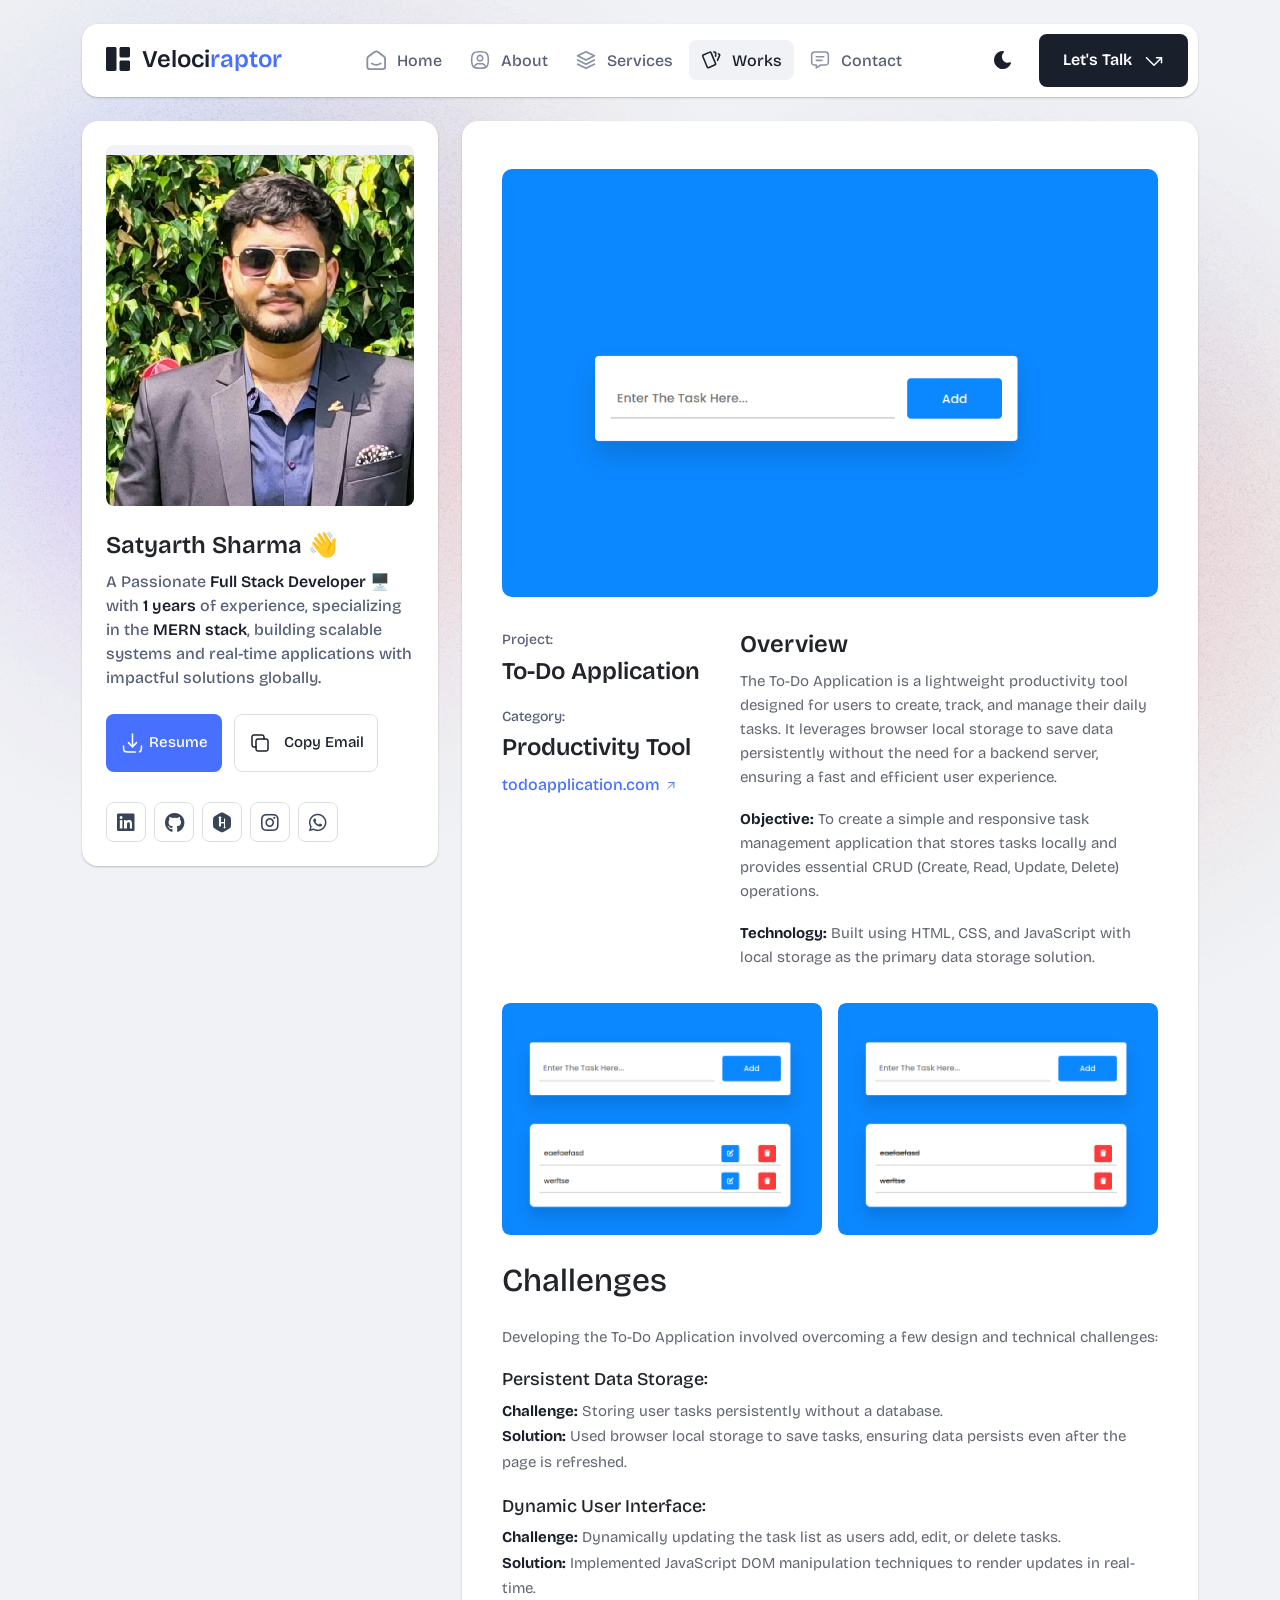
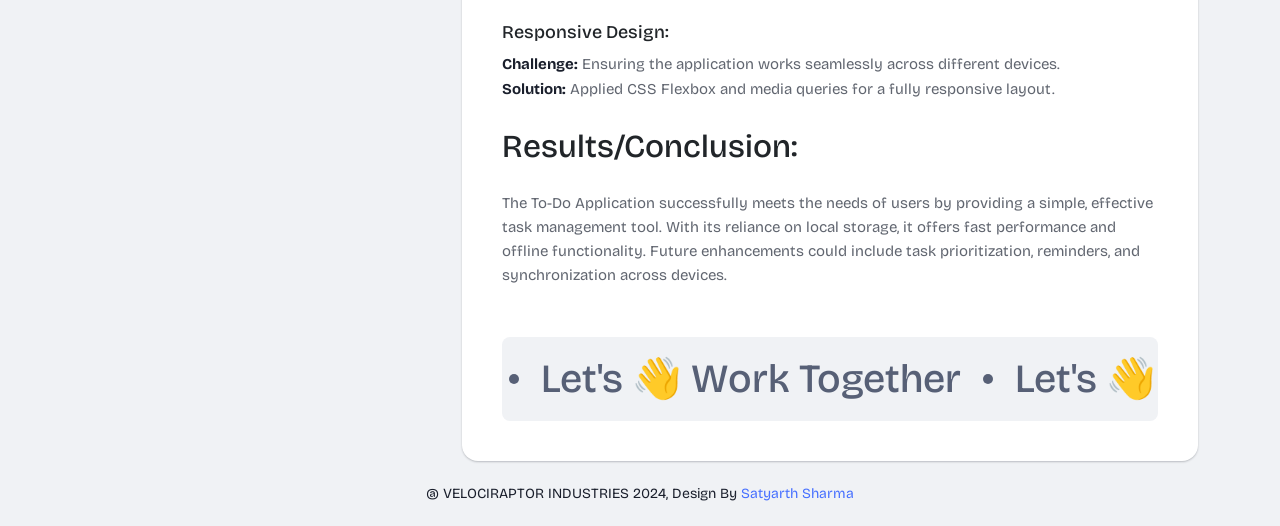
<file: project-details/todo.html>
<!DOCTYPE html>
<html lang="en">

<head>
    <meta charset="UTF-8">
    <meta http-equiv="X-UA-Compatible" content="IE=edge">
  <title>Satyarth Sharma | Software Engineer | .NET, Java & Full-Stack Developer</title>

  <meta name="description" content="Satyarth Sharma is a Software Engineer specializing in backend development, .NET, Java, system design, APIs, databases, and full-stack web development. Explore his projects, technical skills, and software engineering work.">

  <meta name="keywords" content="Satyarth Sharma, Software Engineer, Software Developer, Backend Developer, Full Stack Developer, .NET Developer, C# Developer, Java Developer, System Design, REST API, PostgreSQL, Redis, React, Node.js, AWS, WebSockets, Software Engineering Portfolio">
  <meta name="author" content="Satyarth Sharma">
  <meta name="robots" content="index, follow">
  <meta name="viewport" content="width=device-width, initial-scale=1.0">

  <link rel="canonical" href="https://satyarth.sanolen.com/">


    <link rel="shortcut icon" type="image/x-icon" href="../assets/img/favicon.svg"">
  <!-- Place favicon.ico in the root directory -->

  <!-- CSS here -->
  <link rel=" stylesheet" href="../assets/css/bootstrap.min.css">
    <link rel="stylesheet" href="../assets/fontawsome/css/all.min.css">
    <link rel="stylesheet" href="../assets/fontawsome/css/fontawesome.min.css">
    <link rel="stylesheet" href="../assets/css/slick.css">
    <link rel="stylesheet" href="../assets/css/magnific-popup.css">
    <link rel="stylesheet" href="../assets/css/style.css">
    <link rel="stylesheet" href="../assets/css/responsive.css">
</head>

<body>
    <div id="page-content">
        <!-- header part start -->
        <header class="header-area">
            <nav class="navbar">
                <div class="container">
                    <div class="menu-container">
                        <div class="logo">
                            <a class="navbar-brand me-0" href="../index.html">
                                <svg width="24" height="24" viewBox="0 0 24 24" fill="none"
                                    xmlns="http://www.w3.org/2000/svg">
                                    <path
                                        d="M0 1.5C0 1.10218 0.158035 0.720644 0.43934 0.43934C0.720644 0.158035 1.10218 0 1.5 0L9 0C9.39782 0 9.77936 0.158035 10.0607 0.43934C10.342 0.720644 10.5 1.10218 10.5 1.5V22.5C10.5 22.8978 10.342 23.2794 10.0607 23.5607C9.77936 23.842 9.39782 24 9 24H1.5C1.10218 24 0.720644 23.842 0.43934 23.5607C0.158035 23.2794 0 22.8978 0 22.5V1.5ZM13.5 1.5C13.5 1.10218 13.658 0.720644 13.9393 0.43934C14.2206 0.158035 14.6022 0 15 0L22.5 0C22.8978 0 23.2794 0.158035 23.5607 0.43934C23.842 0.720644 24 1.10218 24 1.5V9C24 9.39782 23.842 9.77936 23.5607 10.0607C23.2794 10.342 22.8978 10.5 22.5 10.5H15C14.6022 10.5 14.2206 10.342 13.9393 10.0607C13.658 9.77936 13.5 9.39782 13.5 9V1.5ZM13.5 15C13.5 14.6022 13.658 14.2206 13.9393 13.9393C14.2206 13.658 14.6022 13.5 15 13.5H22.5C22.8978 13.5 23.2794 13.658 23.5607 13.9393C23.842 14.2206 24 14.6022 24 15V22.5C24 22.8978 23.842 23.2794 23.5607 23.5607C23.2794 23.842 22.8978 24 22.5 24H15C14.6022 24 14.2206 23.842 13.9393 23.5607C13.658 23.2794 13.5 22.8978 13.5 22.5V15Z"
                                        class="logo-icon" />
                                </svg>
                                <span>Veloci<span class="primary">raptor</span></span>
                            </a>
                        </div>
                        <div class="navbar-main d-flex flex-grow-1">
                            <div class="logo inner-logo d-block d-xl-none">
                                <a class="navbar-brand me-0" href="../index.html">
                                    <svg width="24" height="24" viewBox="0 0 24 24" fill="none"
                                        xmlns="http://www.w3.org/2000/svg">
                                        <path
                                            d="M0 1.5C0 1.10218 0.158035 0.720644 0.43934 0.43934C0.720644 0.158035 1.10218 0 1.5 0L9 0C9.39782 0 9.77936 0.158035 10.0607 0.43934C10.342 0.720644 10.5 1.10218 10.5 1.5V22.5C10.5 22.8978 10.342 23.2794 10.0607 23.5607C9.77936 23.842 9.39782 24 9 24H1.5C1.10218 24 0.720644 23.842 0.43934 23.5607C0.158035 23.2794 0 22.8978 0 22.5V1.5ZM13.5 1.5C13.5 1.10218 13.658 0.720644 13.9393 0.43934C14.2206 0.158035 14.6022 0 15 0L22.5 0C22.8978 0 23.2794 0.158035 23.5607 0.43934C23.842 0.720644 24 1.10218 24 1.5V9C24 9.39782 23.842 9.77936 23.5607 10.0607C23.2794 10.342 22.8978 10.5 22.5 10.5H15C14.6022 10.5 14.2206 10.342 13.9393 10.0607C13.658 9.77936 13.5 9.39782 13.5 9V1.5ZM13.5 15C13.5 14.6022 13.658 14.2206 13.9393 13.9393C14.2206 13.658 14.6022 13.5 15 13.5H22.5C22.8978 13.5 23.2794 13.658 23.5607 13.9393C23.842 14.2206 24 14.6022 24 15V22.5C24 22.8978 23.842 23.2794 23.5607 23.5607C23.2794 23.842 22.8978 24 22.5 24H15C14.6022 24 14.2206 23.842 13.9393 23.5607C13.658 23.2794 13.5 22.8978 13.5 22.5V15Z"
                                            class="logo-icon" />
                                    </svg>
                                    <span>Veloci<span class="primary">raptor</span></span>
                                </a>
                            </div>
                            <ul class="navbar-info mx-auto">
                                <li class="nav-item">
                                    <a class="nav-link" aria-current="page" href="../index.html">
                                        <svg class="nav-icon" viewBox="0 0 15 15" fill="none"
                                            xmlns="http://www.w3.org/2000/svg">
                                            <path
                                                d="M13.475 4.92481L9.03083 1.46814C8.64082 1.16473 8.1608 1 7.66667 1C7.17254 1 6.69251 1.16473 6.3025 1.46814L1.8575 4.92481C1.59037 5.13254 1.37424 5.39858 1.22563 5.7026C1.07701 6.00662 0.99984 6.34058 1 6.67897V12.679C1 13.121 1.17559 13.5449 1.48816 13.8575C1.80072 14.17 2.22464 14.3456 2.66667 14.3456H12.6667C13.1087 14.3456 13.5326 14.17 13.8452 13.8575C14.1577 13.5449 14.3333 13.121 14.3333 12.679V6.67897C14.3333 5.99314 14.0167 5.34564 13.475 4.92481Z"
                                                stroke-width="1.4" stroke-linecap="round" stroke-linejoin="round" />
                                            <path d="M10.9753 10.1665C9.13359 11.2773 6.14859 11.2773 4.30859 10.1665"
                                                stroke-width="1.4" stroke-linecap="round" stroke-linejoin="round" />
                                        </svg>

                                        <span>Home</span>
                                    </a>
                                </li>
                                <li class="nav-item">
                                    <a class="nav-link" href="../about.html">
                                        <svg class="nav-icon" viewBox="0 0 18 18" fill="none"
                                            xmlns="http://www.w3.org/2000/svg">
                                            <path
                                                d="M9 9.8335C9.66304 9.8335 10.2989 9.5701 10.7678 9.10126C11.2366 8.63242 11.5 7.99654 11.5 7.3335C11.5 6.67045 11.2366 6.03457 10.7678 5.56573C10.2989 5.09689 9.66304 4.8335 9 4.8335C8.33696 4.8335 7.70107 5.09689 7.23223 5.56573C6.76339 6.03457 6.5 6.67045 6.5 7.3335C6.5 7.99654 6.76339 8.63242 7.23223 9.10126C7.70107 9.5701 8.33696 9.8335 9 9.8335Z"
                                                stroke-width="1.4" stroke-linecap="round" stroke-linejoin="round" />
                                            <path
                                                d="M9 1.5C15 1.5 16.5 3 16.5 9C16.5 15 15 16.5 9 16.5C3 16.5 1.5 15 1.5 9C1.5 3 3 1.5 9 1.5Z"
                                                stroke-width="1.4" stroke-linecap="round" stroke-linejoin="round" />
                                            <path
                                                d="M4 15.7085V15.6668C4 14.7828 4.35119 13.9349 4.97631 13.3098C5.60143 12.6847 6.44928 12.3335 7.33333 12.3335H10.6667C11.5507 12.3335 12.3986 12.6847 13.0237 13.3098C13.6488 13.9349 14 14.7828 14 15.6668V15.7085"
                                                stroke-width="1.4" stroke-linecap="round" stroke-linejoin="round" />
                                        </svg>
                                        About
                                    </a>
                                </li>
                                <li class="nav-item">
                                    <a class="nav-link" href="../services.html">
                                        <svg class="nav-icon" viewBox="0 0 16 16" fill="none"
                                            xmlns="http://www.w3.org/2000/svg">
                                            <path
                                                d="M7.99967 1.3335L1.33301 4.66683L7.99967 8.00016L14.6663 4.66683L7.99967 1.3335Z"
                                                stroke-width="1.4" stroke-linecap="round" stroke-linejoin="round" />
                                            <path d="M1.33301 8L7.99967 11.3333L14.6663 8" stroke-width="1.4"
                                                stroke-linecap="round" stroke-linejoin="round" />
                                            <path d="M1.33301 11.3335L7.99967 14.6668L14.6663 11.3335"
                                                stroke-width="1.4" stroke-linecap="round" stroke-linejoin="round" />
                                        </svg>
                                        Services
                                    </a>
                                </li>
                                <li class="nav-item">
                                    <a class="nav-link active" href="../portfolio.html">
                                        <svg class="nav-icon" viewBox="0 0 18 17" fill="none"
                                            xmlns="http://www.w3.org/2000/svg">
                                            <path
                                                d="M2.00326 3.99733L7.95159 1.40649C8.04974 1.36442 8.15533 1.34243 8.26212 1.34181C8.3689 1.34119 8.47473 1.36196 8.57337 1.40289C8.67201 1.44382 8.76145 1.50408 8.83642 1.58013C8.9114 1.65617 8.97039 1.74646 9.00992 1.84566L13.1133 11.764C13.1985 11.9651 13.2014 12.1917 13.1213 12.3949C13.0412 12.5982 12.8845 12.7618 12.6849 12.8507L6.73742 15.4415C6.63922 15.4837 6.53356 15.5058 6.42668 15.5065C6.3198 15.5072 6.21387 15.4864 6.11514 15.4455C6.0164 15.4046 5.92688 15.3442 5.85184 15.2681C5.7768 15.192 5.71778 15.1016 5.67826 15.0023L1.57492 5.08316C1.48963 4.88204 1.48673 4.65546 1.56684 4.45222C1.64696 4.24898 1.80367 4.08616 2.00326 3.99733Z"
                                                stroke-width="1.4" stroke-linecap="round" stroke-linejoin="round" />
                                            <path
                                                d="M11.5 1.3335H12.3333C12.5543 1.3335 12.7663 1.42129 12.9226 1.57757C13.0789 1.73385 13.1667 1.94582 13.1667 2.16683V5.0835"
                                                stroke-width="1.4" stroke-linecap="round" stroke-linejoin="round" />
                                            <path
                                                d="M15.6663 3C15.8863 3.09333 16.0997 3.18083 16.3063 3.2625C16.5098 3.34882 16.6706 3.51241 16.7534 3.71729C16.8362 3.92217 16.8343 4.15155 16.748 4.355L14.833 8.83334"
                                                stroke-width="1.4" stroke-linecap="round" stroke-linejoin="round" />
                                        </svg>
                                        Works
                                    </a>
                                </li>

                                <li class="nav-item">
                                    <a class="nav-link" href="../contact.html">
                                        <svg class="nav-icon" viewBox="0 0 18 17" fill="none"
                                            xmlns="http://www.w3.org/2000/svg">
                                            <path d="M5.66699 5.5H12.3337" stroke-width="1.4" stroke-linecap="round"
                                                stroke-linejoin="round" />
                                            <path d="M5.66699 8.8335H10.667" stroke-width="1.4" stroke-linecap="round"
                                                stroke-linejoin="round" />
                                            <path
                                                d="M14 1.3335C14.663 1.3335 15.2989 1.59689 15.7678 2.06573C16.2366 2.53457 16.5 3.17045 16.5 3.8335V10.5002C16.5 11.1632 16.2366 11.7991 15.7678 12.2679C15.2989 12.7368 14.663 13.0002 14 13.0002H9.83333L5.66667 15.5002V13.0002H4C3.33696 13.0002 2.70107 12.7368 2.23223 12.2679C1.76339 11.7991 1.5 11.1632 1.5 10.5002V3.8335C1.5 3.17045 1.76339 2.53457 2.23223 2.06573C2.70107 1.59689 3.33696 1.3335 4 1.3335H14Z"
                                                stroke-width="1.4" stroke-linecap="round" stroke-linejoin="round" />
                                        </svg>
                                        Contact
                                    </a>
                                </li>
                            </ul>
                            <div class="header-right-info d-flex align-items-center">
                                <button class="theme-control-btn">
                                    <span class="dark">
                                        <svg width="24" height="24" viewBox="0 0 24 24" fill="none"
                                            xmlns="http://www.w3.org/2000/svg">
                                            <path
                                                d="M11.8005 3C10.207 3.0003 8.64356 3.44286 7.27683 4.28049C5.91011 5.11811 4.79139 6.31937 4.04002 7.75612C3.28865 9.19288 2.93281 10.8112 3.01046 12.4386C3.08811 14.0659 3.59633 15.6411 4.48091 16.9963C5.3655 18.3514 6.59326 19.4356 8.03324 20.1333C9.47322 20.8309 11.0714 21.1157 12.6573 20.9574C14.2432 20.7991 15.7573 20.2036 17.0381 19.2344C18.319 18.2652 19.3185 16.9587 19.9301 15.4542C20.2302 14.7162 19.5111 13.9746 18.7875 14.2752C17.5475 14.7888 16.1706 14.8418 14.8963 14.425C13.622 14.0082 12.5308 13.1479 11.8126 11.9937C11.0943 10.8396 10.7943 9.4645 10.9648 8.10764C11.1353 6.75077 11.7655 5.49792 12.7458 4.5669L12.8136 4.4949C13.2986 3.9279 12.913 3.0072 12.1464 3.0072H11.9122L11.8524 3.0018L11.7996 3H11.8005Z"
                                                fill="#1A1F2C" />
                                        </svg>
                                        <small class="theme-text d-block d-xl-none">Change appearance</small>
                                    </span>
                                    <span class="light">
                                        <svg width="24" height="24" viewBox="0 0 24 24" fill="none"
                                            xmlns="http://www.w3.org/2000/svg">
                                            <path
                                                d="M12 19C12.2449 19 12.4813 19.09 12.6644 19.2527C12.8474 19.4155 12.9643 19.6397 12.993 19.883L13 20V21C12.9997 21.2549 12.9021 21.5 12.7272 21.6854C12.5522 21.8707 12.313 21.9822 12.0586 21.9972C11.8042 22.0121 11.5536 21.9293 11.3582 21.7657C11.1627 21.6021 11.0371 21.3701 11.007 21.117L11 21V20C11 19.7348 11.1054 19.4804 11.2929 19.2929C11.4804 19.1054 11.7348 19 12 19Z"
                                                fill="#FD7E41" />
                                            <path
                                                d="M18.3127 16.9099L18.4067 16.9929L19.1067 17.6929C19.2861 17.8729 19.3902 18.1144 19.398 18.3683C19.4057 18.6223 19.3165 18.8697 19.1485 19.0602C18.9804 19.2508 18.7462 19.3702 18.4933 19.3943C18.2403 19.4184 17.9877 19.3454 17.7867 19.1899L17.6927 19.1069L16.9927 18.4069C16.8202 18.2347 16.7165 18.0053 16.7012 17.7619C16.6859 17.5186 16.76 17.278 16.9097 17.0855C17.0593 16.893 17.2741 16.7618 17.5137 16.7166C17.7533 16.6713 18.0012 16.7152 18.2107 16.8399L18.3127 16.9099Z"
                                                fill="#FD7E41" />
                                            <path
                                                d="M7.00747 16.993C7.17965 17.1652 7.28308 17.3943 7.29836 17.6373C7.31364 17.8803 7.23972 18.1206 7.09047 18.313L7.00747 18.407L6.30747 19.107C6.12751 19.2863 5.88604 19.3905 5.63209 19.3982C5.37814 19.406 5.13076 19.3168 4.94019 19.1487C4.74963 18.9807 4.63017 18.7464 4.60607 18.4935C4.58198 18.2406 4.65506 17.988 4.81047 17.787L4.89347 17.693L5.59347 16.993C5.781 16.8055 6.03531 16.7002 6.30047 16.7002C6.56563 16.7002 6.81994 16.8055 7.00747 16.993Z"
                                                fill="#FD7E41" />
                                            <path
                                                d="M3.99987 11C4.25475 11.0003 4.4999 11.0979 4.68524 11.2728C4.87057 11.4478 4.9821 11.687 4.99704 11.9414C5.01198 12.1958 4.92919 12.4464 4.7656 12.6418C4.60201 12.8373 4.36996 12.9629 4.11687 12.993L3.99987 13H2.99987C2.74499 12.9997 2.49984 12.9021 2.3145 12.7272C2.12916 12.5522 2.01763 12.313 2.0027 12.0586C1.98776 11.8042 2.07054 11.5536 2.23413 11.3582C2.39772 11.1627 2.62977 11.0371 2.88287 11.007L2.99987 11H3.99987Z"
                                                fill="#FD7E41" />
                                            <path
                                                d="M20.9999 11C21.2547 11.0003 21.4999 11.0979 21.6852 11.2728C21.8706 11.4478 21.9821 11.687 21.997 11.9414C22.012 12.1958 21.9292 12.4464 21.7656 12.6418C21.602 12.8373 21.37 12.9629 21.1169 12.993L20.9999 13H19.9999C19.745 12.9997 19.4998 12.9021 19.3145 12.7272C19.1292 12.5522 19.0176 12.313 19.0027 12.0586C18.9878 11.8042 19.0705 11.5536 19.2341 11.3582C19.3977 11.1627 19.6298 11.0371 19.8829 11.007L19.9999 11H20.9999Z"
                                                fill="#FD7E41" />
                                            <path
                                                d="M6.21264 4.80985L6.30664 4.89285L7.00664 5.59285C7.18599 5.77281 7.29011 6.01429 7.29787 6.26824C7.30562 6.52219 7.21642 6.76957 7.04839 6.96013C6.88036 7.1507 6.64609 7.27016 6.39316 7.29425C6.14024 7.31834 5.88763 7.24526 5.68664 7.08985L5.59264 7.00685L4.89264 6.30685C4.72073 6.13453 4.61757 5.90543 4.6025 5.66248C4.58744 5.41954 4.6615 5.17945 4.8108 4.98721C4.9601 4.79497 5.1744 4.66378 5.41351 4.61824C5.65262 4.57271 5.90013 4.61594 6.10964 4.73985L6.21264 4.80985Z"
                                                fill="#FD7E41" />
                                            <path
                                                d="M19.1071 4.89288C19.2793 5.06508 19.3827 5.29418 19.398 5.5372C19.4132 5.78023 19.3393 6.02048 19.1901 6.21288L19.1071 6.30688L18.4071 7.00688C18.2271 7.18623 17.9856 7.29036 17.7317 7.29811C17.4777 7.30587 17.2304 7.21667 17.0398 7.04864C16.8492 6.8806 16.7298 6.64633 16.7057 6.39341C16.6816 6.14049 16.7547 5.88788 16.9101 5.68688L16.9931 5.59288L17.6931 4.89288C17.8806 4.70541 18.1349 4.6001 18.4001 4.6001C18.6652 4.6001 18.9196 4.70541 19.1071 4.89288Z"
                                                fill="#FD7E41" />
                                            <path
                                                d="M12 2C12.2449 2.00003 12.4813 2.08996 12.6644 2.25272C12.8474 2.41547 12.9643 2.63975 12.993 2.883L13 3V4C12.9997 4.25488 12.9021 4.50003 12.7272 4.68537C12.5522 4.8707 12.313 4.98223 12.0586 4.99717C11.8042 5.01211 11.5536 4.92933 11.3582 4.76573C11.1627 4.60214 11.0371 4.3701 11.007 4.117L11 4V3C11 2.73478 11.1054 2.48043 11.2929 2.29289C11.4804 2.10536 11.7348 2 12 2Z"
                                                fill="#FD7E41" />
                                            <path
                                                d="M12 7C12.9797 6.99994 13.9378 7.28769 14.7553 7.8275C15.5729 8.36731 16.2138 9.1354 16.5986 10.0364C16.9833 10.9373 17.0949 11.9315 16.9195 12.8953C16.7441 13.8592 16.2893 14.7502 15.6118 15.4579C14.9343 16.1655 14.0638 16.6585 13.1085 16.8756C12.1532 17.0928 11.1552 17.0245 10.2383 16.6793C9.3215 16.334 8.52629 15.7271 7.95146 14.9338C7.37663 14.1405 7.04752 13.1958 7.005 12.217L7 12L7.005 11.783C7.06092 10.4958 7.61161 9.27978 8.54222 8.38866C9.47284 7.49754 10.7115 7.00007 12 7Z"
                                                fill="#FD7E41" />
                                        </svg>
                                        <small class="theme-text d-block d-xl-none">Change appearance</small>
                                    </span>
                                </button>
                                <a href="../contact.html" class="lets-talk-btn">
                                    Let's Talk
                                    <svg class="icon" width="20" height="20" viewBox="0 0 20 20" fill="none"
                                        xmlns="http://www.w3.org/2000/svg">
                                        <path d="M17.5 11.6665V6.6665H12.5" stroke="white" stroke-width="1.5"
                                            stroke-linecap="round" stroke-linejoin="round" />
                                        <path d="M17.5 6.6665L10 14.1665L2.5 6.6665" stroke="white" stroke-width="1.5"
                                            stroke-linecap="round" stroke-linejoin="round" />
                                    </svg>
                                </a>
                            </div>
                        </div>
                        <div class="mobile-menu-overlay d-block d-lg-none"></div>
                        <div class="mobile-menu-control-bar d-block d-xl-none">
                            <button class="mobile-menu-control-bar">
                                <i class="fas fa-bars"></i>
                            </button>
                        </div>
                    </div>
                </div>
            </nav>
        </header>
        <!-- header part end -->

        <!-- main area part start -->
        <main>

            <section class="content-box-area mt-4">
                <div class="container">
                    <div class="row g-4">
                        <div class="col-xl-4">
                            <div class="card profile-card">
                                <div class="card-body">
                                    <div class="image text-center">
                                        <img src="../assets/img/images/profile.png" alt="profile">
                                    </div>
                                    <div class="text">
                                        <h3 class="card-title">Satyarth Sharma 👋</h3>
                                        <p>A Passionate <span>Full Stack Developer</span> 🖥️ with
                                            <span>1
                                                years</span> of experience, specializing in the <span>MERN stack</span>,
                                            building scalable
                                            systems and real-time applications with impactful solutions globally.
                                        </p>
                                        <div class="common-button-groups">

                                            <a class="btn btn-call"
                        href="https://drive.google.com/file/d/1FhqbdQktu9poHou3SHcUNo4FHI4RwV5F/view"
                        target="_blank">
                        <svg width="25" height="24" viewBox="0 0 24 24" fill="none" xmlns="http://www.w3.org/2000/svg"><g id="SVGRepo_bgCarrier" stroke-width="0"></g><g id="SVGRepo_tracerCarrier" stroke-linecap="round" stroke-linejoin="round"></g><g id="SVGRepo_iconCarrier"> <path d="M12 3V16M12 16L16 11.625M12 16L8 11.625" stroke="#ffffff" stroke-width="1.5" stroke-linecap="round" stroke-linejoin="round"></path> <path d="M15 21H9C6.17157 21 4.75736 21 3.87868 20.1213C3 19.2426 3 17.8284 3 15M21 15C21 17.8284 21 19.2426 20.1213 20.1213C19.8215 20.4211 19.4594 20.6186 19 20.7487" stroke="#ffffff" stroke-width="1.5" stroke-linecap="round" stroke-linejoin="round"></path> </g></svg>
                        Resume
                      </a>
                                            <button class="btn btn-copy"
                                                data-clipboard-text="sharmasatyarth04@gmail.com">
                                                <svg class="icon" width="24" height="24" viewBox="0 0 24 24" fill="none"
                                                    xmlns="http://www.w3.org/2000/svg">
                                                    <path
                                                        d="M8 10C8 9.46957 8.21071 8.96086 8.58579 8.58579C8.96086 8.21071 9.46957 8 10 8H18C18.5304 8 19.0391 8.21071 19.4142 8.58579C19.7893 8.96086 20 9.46957 20 10V18C20 18.5304 19.7893 19.0391 19.4142 19.4142C19.0391 19.7893 18.5304 20 18 20H10C9.46957 20 8.96086 19.7893 8.58579 19.4142C8.21071 19.0391 8 18.5304 8 18V10Z"
                                                        stroke-width="1.5" stroke-linecap="round"
                                                        stroke-linejoin="round" />
                                                    <path
                                                        d="M16 8V6C16 5.46957 15.7893 4.96086 15.4142 4.58579C15.0391 4.21071 14.5304 4 14 4H6C5.46957 4 4.96086 4.21071 4.58579 4.58579C4.21071 4.96086 4 5.46957 4 6V14C4 14.5304 4.21071 15.0391 4.58579 15.4142C4.96086 15.7893 5.46957 16 6 16H8"
                                                        stroke-width="1.5" stroke-linecap="round"
                                                        stroke-linejoin="round" />
                                                </svg>
                                                Copy Email
                                            </button>
                                        </div>
                                        <div class="social-media-icon">
                                            <ul class="list-unstyled">
                                                <li><a href="https://www.linkedin.com/in/satyarth-sharma/"
                                                        target="_blank"><i class="fab fa-linkedin"></i></a></li>
                                                <li><a href="https://github.com/shsat94" target="_blank"><i
                                                            class="fab fa-github"></i></a></li>
                                                <li><a href="https://www.hackerrank.com/profile/shsat94"
                                                        target="_blank"><i class="fab fa-hackerrank"></i></a></li>
                                                <li><a href="https://www.instagram.com/s_satyarth_sharma_g/"
                                                        target="_blank"><i class="fab fa-instagram"></i></a></li>
                                                <li><a href="https://wa.me/917309797690?text=Hi%2C%20I%20found%20your%20portfolio.%20Let's%20connect!"
                                                        target="_blank"><i class="fab fa-whatsapp"></i></a></li>
                                            </ul>
                                        </div>
                                    </div>
                                </div>
                            </div>
                        </div>
                        <div class="col-xl-8">
                            <div class="card content-box-card">
                                <div class="card-body portfolio-card">
                                    <div class="portfolio-details-area">
                                        <div class="main-image">
                                            <img src="../assets/img/projects/project-3.png" alt="todo-app-main">
                                        </div>
                                        <div class="portfolio-details-text">
                                            <div class="short-info">
                                                <div class="info-item">
                                                    <p class="subtitle">Project:</p>
                                                    <h4 class="card-title">To-Do Application</h4>
                                                </div>
                                                <div class="info-item">
                                                    <p class="subtitle">Category:</p>
                                                    <h4 class="card-title">Productivity Tool</h4>
                                                    <a href="https://shsat94.github.io/To-do-list/" target="_blank"
                                                        class="website">
                                                        todoapplication.com
                                                        <svg class="arrow-up" width="14" height="15" viewBox="0 0 14 15"
                                                            fill="none" xmlns="http://www.w3.org/2000/svg">
                                                            <path d="M9.91634 4.5835L4.08301 10.4168"
                                                                stroke-linecap="round" stroke-linejoin="round">
                                                            </path>
                                                            <path d="M4.66699 4.5835H9.91699V9.8335"
                                                                stroke-linecap="round" stroke-linejoin="round">
                                                            </path>
                                                        </svg>
                                                    </a>
                                                </div>
                                            </div>
                                            <div class="overview">
                                                <h4 class="card-title">Overview</h4>
                                                <p>The To-Do Application is a lightweight productivity tool designed for
                                                    users to create, track, and manage
                                                    their daily tasks. It leverages browser local storage to save data
                                                    persistently without the need for a
                                                    backend server, ensuring a fast and efficient user experience.</p>
                                                <p><b>Objective:</b> To create a simple and responsive task management
                                                    application that stores tasks locally
                                                    and provides essential CRUD (Create, Read, Update, Delete)
                                                    operations.</p>
                                                <p><b>Technology:</b> Built using HTML, CSS, and JavaScript with local
                                                    storage as the primary data storage
                                                    solution.</p>
                                            </div>
                                        </div>
                                        <div class="inner-images">
                                            <div class="row g-3">
                                                <div class="col-md-6">
                                                    <div class="image-item">
                                                        <img src="../assets/img/projects/todo1.png"
                                                            alt="todo-app-feature-1" class="img-fluid w-100">
                                                    </div>
                                                </div>
                                                <div class="col-md-6">
                                                    <div class="image-item">
                                                        <img src="../assets/img/projects/todo2.png"
                                                            alt="todo-app-feature-2" class="img-fluid w-100">
                                                    </div>
                                                </div>
                                            </div>
                                        </div>
                                        <div class="more-info-block">
                                            <h3 class="more-info-title">Challenges</h3>
                                            <p>Developing the To-Do Application involved overcoming a few design and
                                                technical challenges:</p>
                                            <h5 class="more-info-subtitle">Persistent Data Storage:</h5>
                                            <ul class="list-unstyled">
                                                <li>
                                                    <b>Challenge:</b> Storing user tasks persistently without a
                                                    database.
                                                </li>
                                                <li>
                                                    <b>Solution:</b> Used browser local storage to save tasks, ensuring
                                                    data persists even after the page is
                                                    refreshed.
                                                </li>
                                            </ul>
                                            <h5 class="more-info-subtitle">Dynamic User Interface:</h5>
                                            <ul class="list-unstyled">
                                                <li>
                                                    <b>Challenge:</b> Dynamically updating the task list as users add,
                                                    edit, or delete tasks.
                                                </li>
                                                <li>
                                                    <b>Solution:</b> Implemented JavaScript DOM manipulation techniques
                                                    to render updates in real-time.
                                                </li>
                                            </ul>
                                            <h5 class="more-info-subtitle">Responsive Design:</h5>
                                            <ul class="list-unstyled">
                                                <li>
                                                    <b>Challenge:</b> Ensuring the application works seamlessly across
                                                    different devices.
                                                </li>
                                                <li>
                                                    <b>Solution:</b> Applied CSS Flexbox and media queries for a fully
                                                    responsive layout.
                                                </li>
                                            </ul>
                                            <h3 class="more-info-title">Results/Conclusion:</h3>
                                            <p>The To-Do Application successfully meets the needs of users by providing
                                                a simple, effective task
                                                management tool. With its reliance on local storage, it offers fast
                                                performance and offline functionality.
                                                Future enhancements could include task prioritization, reminders, and
                                                synchronization across devices.</p>
                                        </div>
                                    </div>

                                    <div class="work-together-slider">
                                        <div class="slider-main d-flex gap-4 align-items-center">
                                            <div class="slider-item">
                                                <a href="../contact.html">Let's 👋 Work Together</a>
                                                <a href="../contact.html">Let's 👋 Work Together</a>
                                            </div>
                                            <div class="slider-item">
                                                <a href="../contact.html">Let's 👋 Work Together</a>
                                                <a href="../contact.html">Let's 👋 Work Together</a>
                                            </div>
                                        </div>
                                    </div>
                                </div>
                            </div>
                        </div>



                    </div>
                </div>
            </section>

            <!-- background shape area start -->
            <div class="background-shapes">
                <div class="shape-1 common-shape">
                    <img src="../assets/img/bg/banner-shape-1.png" alt="banner-shape-1">
                </div>
                <div class="shape-2 common-shape">
                    <img src="../assets/img/bg/banner-shape-1.png" alt="banner-shape-1">
                </div>
                <div class="threed-shape-1 move-with-cursor" data-value="1">
                    <img src="../assets/img/bg/object-3d-1.png" alt="object-3d-1">
                </div>
                <div class="threed-shape-2 move-with-cursor" data-value="1">
                    <img src="../assets/img/bg/object-3d-2.png" alt="object-3d-2">
                </div>
            </div>
            <!-- background shape area end -->
        </main>
        <!-- main area part end -->

        <!-- footer part start -->
        <footer class="footer-area">
            <div class="container">
                <div class="text text-center">
                    <p>@ VELOCIRAPTOR INDUSTRIES 2024, Design By <a href="#">Satyarth Sharma</a></p>
                </div>
            </div>
        </footer>
        <!-- footer part end -->
    </div>

    <!-- JS here -->
    <script src="../assets/js/vendor/jquery-3.6.0.min.js"></script>
    <script src="../assets/js/bootstrap.bundle.min.js"></script>
    <script src="../assets/js/jquery.magnific-popup.min.js"></script>
    <script src="../assets/js/ajax-form.js"></script>
    <script src="../assets/js/clipboard.min.js"></script>
    <script src="../assets/js/slick.min.js"></script>
    <script src="../assets/js/script.js"></script>
</body>


</html>
</file>
<file: assets/css/responsive.css>
@media (max-width:1399.98px) {
  .common-button-groups .btn {
    padding: 16px 13px;
    font-size: 15px;
  }

  .card-title {
    gap: 15px;
  }

  .background-shapes .threed-shape-1 {
    display: none;
  }

  .background-shapes .threed-shape-2 {
    display: none;
  }

  .work-experiance-card .work-experiance-slider li {
    display: flex !important;
    gap: 5px;
    align-items: start;
  }

  .work-experiance-card .work-experiance-slider li .date {
    margin-right: 30px;
  }

  .content-box-card .working-with-area .working-with-main {
    gap: 16px;
  }

  .article-publications-item .text .title {
    font-size: 20px;
  }

  .services .services-item {
    height: 100%;
  }

  .content-box-card .frequently-asked-questions .accordion-button {
    font-size: 18px;
    line-height: 1.5em;
  }

  .content-box-card .frequently-asked-questions .accordion-button {
    padding: 20px 24px;
  }

  .content-box-card .frequently-asked-questions .accordion-body p {
    font-size: 16px;
  }

  .portfolio-area .portfolio-item .image {
    padding: 24px;
  }

  .article-details-area .article-details-text .main-title {
    font-size: 24px;
    line-height: 1.3em;
  }

  .article-details-area .article-details-text p {
    font-size: 16px;
  }

  .article-details-area .article-details-text blockquote p {
    font-size: 16px;
  }

  .article-details-area .article-details-text .listed-info li {
    font-size: 16px;
    padding-bottom: 10px;
  }

  .leave-comments-area .comments-box {
    padding: 24px;
  }
}

@media (max-width:1199.98px) {
  .navbar .navbar-main {
    position: fixed;
    top: 0;
    left: -260px;
    width: 260px;
    height: 100%;
    background-color: var(--white);
    z-index: 9999;
    padding: 24px;
    transition: all linear 0.2s;
  }

  .header-area .container .navbar-main {
    flex-direction: column;
    overflow-y: auto;
  }

  .header-area .container .inner-logo {
    width: 100%;
    padding: 0 10px;
  }

  .header-area .container .navbar-info {
    margin: 0;
    margin-top: 26px;
    margin-bottom: 30px;
    width: 100%;
  }

  .header-area .navbar-info .nav-item {
    margin-bottom: 8px;
    display: block;
  }

  .header-area .header-right-info .lets-talk-btn {
    display: block;
    width: 100%;
  }

  .header-right-info {
    display: block !important;
    margin-top: auto;
    width: 100%;
  }

  .header-area .header-right-info .lets-talk-btn {
    margin-left: 0;
    text-align: center;
  }

  .header-area .header-right-info .theme-control-btn span {
    width: 100%;
    justify-content: flex-start;
    height: 40px;
    padding: 0 15px;
  }

  .header-area .header-right-info .theme-control-btn span small {
    font-size: 14px;
    font-weight: 400;
    color: #576076;
    margin-left: 10px;
  }

  .header-area .header-right-info .theme-control-btn {
    background-color: transparent;
    border: 0;
    width: 100%;
    margin-bottom: 12px;
  }

  .mobile-menu-overlay {
    position: fixed;
    top: 0;
    left: 0;
    width: 100%;
    height: 100%;
    background-color: rgba(14, 16, 24, 0.5);
    z-index: 999;
    visibility: hidden;
    opacity: 0;
    transition: all linear 0.2s;
  }

  .header-area .menu-container {
    justify-content: space-between;
    align-items: center;
    padding: 14px 10px 10px 24px;
  }

  .mobile-menu-overlay.show {
    visibility: visible;
    opacity: 1;
  }

  .profile-card .image {
    aspect-ratio: 6 / 4;
  }

  .profile-card .image img {
    object-fit: cover;
    height: 100%;
  }

  .common-button-groups .btn {
    padding: 16px 24px;
    font-size: 16px;
  }

  .expertise-card {
    height: unset;
  }

  .content-box-card .card-body {
    padding: 24px 24px 24px;
  }

  .content-box-card .top-info {
    display: flex;
    flex-direction: column;
  }

  .content-box-card .available-btn span {
    font-size: 16px;
    display: inline-block;
  }

  .content-box-card .available-btn {
    order: 1;
  }

  .content-box-card .top-info .text {
    order: 2;
  }

  .content-box-card .top-info .text {
    max-width: unset;
  }

  .content-box-card .top-info {
    gap: 24px;
  }

  .content-box-card .top-info .main-title {
    font-size: 30px;
    line-height: 1.2em;
  }

  .content-box-card .top-info p {
    font-size: 18px;
    line-height: 1.5em;
  }

  .content-box-card .top-info p b {
    font-size: 18px;
  }

  .content-box-card .main-common-title {
    font-size: 24px;
    line-height: 1.3em;
  }

  .content-box-card .working-with-area .working-with-main {
    gap: 8px;
  }

  .content-box-card .working-with-area .working-with-main .items {
    width: 60px;
    border-radius: 8px;
    height: 60px;
  }

  .content-box-card .working-with-area .working-with-main .items img {
    width: 32px;
    height: 32px;
  }

  .content-box-card .client-feedback-slider .icon {
    top: -65px;
  }

  .content-box-card .counter-area .counter .counter-item .number {
    font-size: 30px;
    line-height: 1.2em;
  }

  .content-box-card .counter-area .circle-area {
    display: none;
  }

  .content-box-card .top-info {
    margin-bottom: 40px;
  }

  .content-box-card .counter-area {
    margin-bottom: 40px;
  }

  .portfolio-area .portfolio-item .text .info .title {
    font-size: 20px;
    line-height: 1.4em;
  }

  .article-details-card {
    padding-top: 24px !important;
  }

  .contact-card .common-button-groups {
    margin-top: 0px;
    order: 2;
  }

  .portfolio-details-area .more-info-block .more-info-title {
    font-size: 24px;
    margin-bottom: 14px;
  }

  .portfolio-details-area .prev-and-next-btn .btn {
    font-size: 20px;
  }
}

@media (max-width:991.98px) {
  .services-item {
    padding: 16px 13px 16px 13px;
  }

  .content-box-card .working-with-area .working-with-main .items {
    width: 57px;
    height: 57px;
  }

  .article-details-area .article-details-text {
    margin-top: 26px;
  }

  .article-details-area .article-details-text .main-title {
    margin-bottom: 24px;
  }

  .article-details-area .article-details-text .tags-and-share {
    margin-bottom: 40px;
  }

  .leave-comments-area {
    margin-top: 40px;
  }

  .portfolio-details-area .prev-and-next-btn {
    column-gap: 16px;
  }
}

@media (max-width:767.98px) {
  .content-box-card .working-with-area .working-with-main .items {
    width: 73px;
    height: 73px;
  }

  .content-box-card .awards-recognitions .awards-item {
    display: block;
  }

  .content-box-card .awards-recognitions .awards-item .award-name {
    display: block;
  }

  .content-box-card .awards-recognitions .awards-item .award-name .icon {
    margin-bottom: 15px;
  }

  .content-box-card .awards-recognitions .awards-item .project-btn {
    text-align: right;
    margin-top: 15px;
  }

  .content-box-card .awards-recognitions .awards-item .winner-tag {
    margin-top: 15px;
  }

  .content-box-card .work-together-slider a {
    font-size: 30px;
    line-height: 1.2em;
  }

  .portfolio-area .portfolio-item .text .info .title {
    font-size: 18px;
  }

  .portfolio-area .portfolio-item .image {
    padding: 14px;
    border-radius: 8px;
  }

  .article-details-area .article-details-text .tags-and-share {
    display: flex;
    justify-content: space-between;
    gap: 20px;
    align-items: flex-start;
    margin-top: 30px;
    margin-bottom: 60px;
    flex-direction: column;
    justify-content: flex-start;
  }

  .portfolio-details-text {
    flex-direction: column;
  }

  .portfolio-details-text .overview {
    margin-top: 20px;
  }

  .portfolio-details-text .short-info {
    max-width: 100%;
  }

  .portfolio-details-area .prev-and-next-btn {
    column-gap: 16px;
  }
}

@media (max-width:575.98px) {
  .common-button-groups .btn.btn-copy {
    margin-top: 8px;
  }

  .work-experiance-card .work-experiance-slider li {
    flex-direction: column;
  }

  .card-title {
    gap: 6px;
    flex-direction: column;
    align-items: flex-start;
  }

  .services-item {
    height: 100%;
  }

  .services-item {
    padding: 10px 10px 14px 10px;
  }

  .content-box-card .counter-area .counter {
    max-width: 100%;
  }

  .content-box-card .counter-area .counter {
    gap: 26px;
    flex-wrap: wrap;
  }

  .content-box-card .client-feedback .feedback-item .feedback-top-info {
    gap: 25px;
  }

  .content-box-card .client-feedback-slider .icon.left {
    right: unset;
    left: 12px;
  }

  .content-box-card .client-feedback-slider .icon.right {
    left: 58px;
  }

  .client-feedback .main-common-title {
    padding-bottom: 56px;
  }

  .content-box-card .article-publications-slider .icon.left {
    right: unset;
    left: 12px;
  }

  .content-box-card .article-publications-slider .icon.right {
    left: 58px;
  }

  .article-publications .main-common-title {
    padding-bottom: 56px;
  }

  .portfolio-area .portfolio-item .text {
    padding: 24px 0;
    gap: 5px;
    flex-direction: column;
    padding-top: 14px;
  }

  .portfolio-area .portfolio-item .text .info .title {
    border-bottom: none;
  }

  .portfolio-details-area .prev-and-next-btn {
    flex-direction: column;
    row-gap: 12px;
  }

  .portfolio-details-area .prev-and-next-btn .btn {
    width: 100%;
    font-size: 18px;
    height: 64px;
  }
}
</file>
<file: assets/css/style.css>
/*
  Theme Name: Bentofolio - Bootstrap Personal Portfolio Template
  Support: marveltheme@gmail.com
  Description: Bentofolio - Bootstrap Personal Portfolio Template
  Version: 1.0
*/

/* CSS Index
============================
01. Variable CSS
02. Common CSS
03. Header
04. Home
05. About
06. Services
07. Portfolio
08. Blog
09. Contact
10. Footer
11. Theme Control
============================
*/

/*=============================
	1. Google Fonts
===============================*/
@import url('https://fonts.googleapis.com/css2?family=Bricolage+Grotesque:opsz,wght@12..96,300;12..96,400;12..96,500;12..96,600;12..96,700&display=swap');

/*=============================
	01. Variable CSS start
===============================*/

:root {
	--font-family: "Bricolage Grotesque", sans-serif;
	--primary: #4770FF;
	--black: #1A1F2C;
	--light-black: #576076;
	--white: #ffffff;
	--dark-theme-bg: #000;
	--dark-theme-black: #0E1018;
	--dark-theme-white: #f0f2f5;
	--dark-theme-light-white: rgba(240, 242, 245, 0.7);
	--paragraph: #616670;
	--background: #F0F2F5;
	--font-size: 16px;
	--font-weight: 400;
	--line-height: 1.6em;
	--transision: all 0.1s ease-out 0s;
	--border: #DBDFE5;
}

/*=============================
	02. Common CSS start
===============================*/

* {
	margin: 0;
	padding: 0;
	outline: none;
	box-sizing: border-box;
}

body {
	font-family: var(--font-family);
	font-weight: var(--font-weight);
	font-size: var(--font-size);
	line-height: var(--line-height);
	color: var(--black);
	overflow-x: hidden;
	background-color: var(--background);
	padding: 24px 0 24px 0;
	min-height: 100vh;
}

h1,
h2,
h3,
h4,
h5,
h6 {
	margin: 0;
	padding: 0;
}

a,
span,
small {
	display: inline-block;
}

a,
button {
	-webkit-transition: all 0.1s ease-out 0s;
	-moz-transition: all 0.1s ease-out 0s;
	-ms-transition: all 0.1s ease-out 0s;
	-o-transition: all 0.1s ease-out 0s;
	transition: all 0.1s ease-out 0s;
	text-decoration: none;
}

a:focus,
.btn:focus,
button:focus {
	text-decoration: none;
	outline: none;
	box-shadow: none;
}


ul,
ol {
	margin: 0;
	padding: 0;
}

p {
	font-size: var(--font-size);
	font-weight: var(--font-weight);
	line-height: var(--line-height);
	color: var(--paragraph);
	margin: 0;
	padding: 0;
}

.uppercase {
	text-transform: uppercase;
}

.capitalize {
	text-transform: capitalize;
}

*::-moz-selection {
	background: var(--primary);
	color: var(--white);
	text-shadow: none;
}

::-moz-selection {
	background: var(--primary);
	color: var(--white);
	text-shadow: none;
}

::selection {
	background: var(--primary);
	color: var(--white);
	text-shadow: none;
}

.mt-24 {
	margin-top: 24px;
}

.mb-24 {
	margin-bottom: 24px;
}

#page-content {
	display: none;
}

/* background shapes start */
.background-shapes .shape-1 {
	position: fixed;
	top: -20%;
	left: -20%;
	z-index: -1;
}

.background-shapes .shape-2 {
	position: fixed;
	bottom: -20%;
	right: -20%;
	z-index: -1;
}

.background-shapes .common-shape {
	animation: rotateAnimation 60s infinite linear;
}

@keyframes rotateAnimation {
	from {
		transform: rotate(0deg);
	}

	to {
		transform: rotate(360deg);
		/* Rotates the element 360 degrees */
	}
}

.background-shapes .threed-shape-1 {
	position: fixed;
	top: 20%;
	left: 10%;
	z-index: -1;
}

.background-shapes .threed-shape-2 {
	position: fixed;
	bottom: 20%;
	right: 9%;
	z-index: -1;
}

/* card title start */
.card-title {
	font-size: 24px;
	font-weight: 600;
	line-height: 1.333em;
	display: flex;
	align-items: center;
	justify-content: space-between;
	gap: 24px;
}

.card-title .link-btn {
	font-size: 16px;
	font-weight: 400;
	color: var(--primary);
	line-height: 1.5em;
	border-bottom: 1px solid var(--border);
}

.card-title .link-btn:hover {
	border-color: var(--primary);
}

.card-title .link-btn .icon {
	stroke: var(--primary);
}

/*=============================
	03. Header CSS Start
===============================*/

.header-area {
	width: 100%;
	z-index: 99;
	position: sticky;
	top: 0;
}

.header-area .menu-container {
	background-color: var(--white);
	box-shadow: 0 1px 2px 0 rgba(26, 31, 44, 0.25);
	border-radius: 16px;
	padding: 10px 10px 10px 24px;
	display: flex;
	width: 100%;
	align-items: center;
	gap: 15px;
}

.header-area .container .navbar-main {
	display: inline-flex;
	gap: 12px;
	align-items: center;
}

.header-area .container .navbar-brand {
	display: inline-flex;
	gap: 12px;
	align-items: center;
}

.header-area .container .navbar-brand .logo-icon {
	fill: var(--black);
}

.header-area .container .navbar-brand span {
	font-size: 24px;
	font-weight: 600;
	line-height: 1em;
	color: var(--black);
}

.header-area .container .navbar-brand span.primary {
	color: var(--primary);
}

.header-area .navbar {
	padding: 0;
}

.header-area .navbar-expand-lg .navbar-info {
	display: block !important;
}

.header-area .navbar-expand-lg .navbar-info .nav-link {
	padding: 0;
}

.header-area .navbar-info .nav-item {
	position: relative;
	display: inline-block;
}

.header-area .navbar-info .nav-link {
	color: var(--light-black);
	font-size: 16px;
	font-weight: 500;
	line-height: 120%;
	display: flex;
	align-items: center;
	padding: 10px 12px !important;
	border-radius: 8px;
}

.header-area .navbar-info .nav-link .nav-icon {
	stroke: #8991A7;
	width: 20px;
	height: 20px;
	margin-right: 11px;
	transition: var(--transision);
}

.header-area .navbar-info .nav-link.active {
	color: var(--black);
	background-color: var(--background);
}

.header-area .navbar-info .nav-link.active .nav-icon {
	stroke: var(--black);
}

.header-area .navbar-info .nav-item:hover .nav-link {
	background-color: var(--background);
}

.header-area .navbar-info .nav-item:hover .nav-link .nav-icon {
	stroke: var(--black);
}

.header-area .header-right-info .theme-control-btn {
	background-color: transparent;
	border: 0;
}

.header-area .header-right-info .theme-control-btn span {
	width: 40px;
	height: 40px;
	border-radius: 5px;
	background-color: transparent;
	display: flex;
	justify-content: center;
	align-items: center;
	transition: var(--transision);
}

.theme-control-btn .light {
	display: none !important;
}

.dark-theme .theme-control-btn .dark {
	display: none !important;
}

.dark-theme .theme-control-btn .light {
	display: flex !important;
}

.header-area .header-right-info .theme-control-btn span:hover {
	background-color: var(--background);
}

.header-area .header-right-info .lets-talk-btn {
	background-color: var(--black);
	border-radius: 8px;
	padding: 16px 24px;
	font-size: 16px;
	font-weight: 600;
	color: var(--white);
	line-height: 1.2em;
	margin-left: 16px;
}

.header-area .header-right-info .lets-talk-btn:hover {
	background-color: var(--primary);
}

.header-area .header-right-info .lets-talk-btn .icon {
	margin-left: 8px;
}

.header-area .mobile-menu-control-bar .mobile-menu-control-bar {
	background-color: transparent;
	border: 0;
	font-size: 22px;
	margin-top: 2px;
	margin-right: 5px;
}

.navbar-main.show {
	left: 0 !important;
}

/*=============================
	04. Home page CSS Start
===============================*/

.home-area {
	margin-top: 24px;
}

.card {
	border: 0;
	background-color: var(--white);
	box-shadow: 0 1px 2px 0 rgba(26, 31, 44, 0.25);
	border-radius: 16px;

}

.card-body {
	padding: 24px;
}

.profile-card .image {
	background-color: var(--background);
	border-radius: 8px;
	overflow: hidden;
}

.profile-card .image img {
	margin-top: 10px;
}

.profile-card .text {
	margin-top: 24px;
}

.profile-card .text p {
	margin-top: 8px;
	color: var(--light-black);
	font-size: 16px;
	font-weight: 500;
	line-height: 1.5em;
}

.profile-card .text p span {
	color: var(--black);
	font-weight: 600;
}

.common-button-groups {
	margin-top: 24px;
}

.common-button-groups .btn {
	background-color: var(--primary);
	border-radius: 8px;
	padding: 16px 24px;
	font-size: 16px;
	font-weight: 500;
	color: var(--white);
	line-height: 1.5em;
	margin-right: 8px;
}

.common-button-groups .btn:hover {
	background-color: #2563EB;
}

.common-button-groups .btn .icon {
	margin-right: 8px;
}

.common-button-groups .btn.btn-call:focus {
	color: var(--white);
	border-color: transparent;
}

.common-button-groups .btn.btn-copy {
	border: 1px solid var(--border);
	background-color: transparent;
	color: var(--black);
	position: relative;
}

.common-button-groups .btn.btn-copy .icon {
	stroke: #1A1F2C;
	transition: var(--transision);
}

.common-button-groups .btn.btn-copy::before {
	position: absolute;
	content: "Copied to clipboard";
	background-color: var(--black);
	font-size: 12px;
	font-weight: 600;
	color: var(--white);
	border-radius: 5px;
	padding: 4px 12px;
	line-height: 14px;
	white-space: nowrap;
	top: -28px;
	left: 50%;
	transform: translateX(-50%);
	display: none;
}

.common-button-groups .btn.btn-copy.active::before {
	display: block !important;
}

.common-button-groups .btn.btn-copy:hover {
	background-color: var(--background);
}

.social-media-icon {
	margin-top: 30px;
}

.social-media-icon ul li {
	display: inline-block;
}

.social-media-icon ul li {
	margin-right: 4px;
}

.social-media-icon ul li a {
	color: #384559;
	font-size: 20px;
	width: 40px;
	height: 40px;
	border-radius: 8px;
	border: 1px solid var(--border);
	text-align: center;
	line-height: 40px;
}

.social-media-icon ul li a:hover {
	color: var(--primary);
}

.card-projects .project-item .image {
	background-color: var(--background);
	padding: 24px;
	padding-bottom: 0;
	border-radius: 8px;
	overflow: hidden;
	position: relative;
}

.card-projects .project-item .image img {
	border-radius: 8px;
	border-bottom-right-radius: 0;
	border-bottom-left-radius: 0;
}

.card-projects .project-item .image .info {
	position: absolute;
	bottom: 0;
	left: 0;
	background-image: linear-gradient(rgba(0, 0, 0, 0), rgba(0, 0, 0, 0.2));
	width: 100%;
}

.card-projects .project-item .image .info .category {
	font-size: 12px;
	font-weight: 500;
	color: var(--primary);
	background-color: var(--white);
	border-radius: 4px;
	padding: 4px 8px;
	margin: 16px;
	line-height: 1.333em;
}

.card-projects .project-item .image .full-image-preview {
	position: absolute;
	top: 50%;
	left: 50%;
	transform: translate(-50%);
	z-index: 9;
	width: 40px;
	height: 40px;
	background-color: var(--white);
	border-radius: 50%;
	text-align: center;
	line-height: 38px;
	color: var(--primary);
	filter: drop-shadow(0 12px 12px rgba(26, 31, 44, 0.25));
	margin-top: -10px;
	transition: var(--transision);
	visibility: hidden;
	opacity: 0;
}

.card-projects .project-item .image .full-image-preview .icon {
	width: 22px;
	height: 22px;
}

.card-projects .project-item .image:hover .full-image-preview {
	visibility: visible;
	opacity: 1;
}

.work-experiance-card {
	overflow: hidden;
	height: 299px;
}

.work-experiance-card .work-experiance-main {
	max-height: 220px;
	overflow: hidden;
	display: flex;
	flex-direction: column;
	gap: 16px;
}

.work-experiance-card .work-experiance-slider {
	animation: scrollY 10s linear infinite;
}

@keyframes scrollY {
	0% {
		transform: translateY(0)
	}

	to {
		transform: translateY(calc(-100% - 1rem))
	}
}

.work-experiance-card .work-experiance-main:hover .work-experiance-slider {
	animation-play-state: paused;
}

.work-experiance-card .work-experiance-slider li+li {
	margin-top: 16px;
}

.work-experiance-card .work-experiance-slider li {
	display: flex !important;
	gap: 30px;
	align-items: center;
}

.animate-scrollY:hover .work-experiance-slider {
	animation-play-state: paused;
}


.work-experiance-card .work-experiance-slider li .date {
	margin-right: 40px;
	width: 120px;
	flex-shrink: 0;

}

.work-experiance-card .work-experiance-slider li .date p {
	font-size: 14px;
	font-weight: 500;
	color: var(--light-black);
	width: 100%;  
}

.work-experiance-card .work-experiance-slider li .info {
	display: flex;
	align-items: center;
	flex: 1;
}

.work-experiance-card .work-experiance-slider li .info .icon {
	border-radius: 8px;
	width: 32px;
	height: 32px;
	background-color: var(--background);
	display: flex;
	justify-content: center;
	align-items: center;
}

.work-experiance-card .work-experiance-slider li .info .icon img {
	width: 20px;
}

.work-experiance-card .work-experiance-slider li .info .text .title {
	font-size: 16px;
	font-weight: 600;
	color: var(--black);
	line-height: 1.5em;
}

.work-experiance-card .work-experiance-slider li .info .text .subtitle {
	font-size: 14px;
	font-weight: 400;
	color: var(--light-black);
	line-height: 1.42em;
}

.expertise-card {
	height: 299px;
}

.expertise-card .expertise-item {
	text-align: center;
}

.expertise-card .expertise-item .image {
	background-color: var(--background);
	border-radius: 8px;
	padding: 14px 10px;
}

.expertise-card .expertise-item .image img {
	width: 32px;
	height: 32px;
}

.expertise-card .expertise-item .text .title {
	font-size: 16px;
	font-weight: 500;
	color: var(--black);
	line-height: 1.5em;
	margin-top: 8px;
}

.services-item {
	background-color: var(--background);
	padding: 16px 16px 24px 16px;
	border-radius: 16px;
}

.services-item .image {
	background-color: var(--white);
	border-radius: 8px;
	padding: 25px 14px;
}

.services-item .text .title {
	font-size: 16px;
	font-weight: 500;
	color: var(--black);
	line-height: 1.5em;
	margin-top: 16px;
}

.lets-talk-together-card .scrolling-info {
	background-color: var(--background);
	overflow: hidden;
	border-radius: 8px;
	height: 56px;
	margin-bottom: 24px;
	display: flex;
	align-items: center;
	overflow: hidden;
	white-space: nowrap;
}

.lets-talk-together-card .scrolling-info p {
	font-size: 18px !important;
	font-weight: 500 !important;
	color: var(--light-black);
	animation: marquee 10s linear infinite;
	margin-right: 10px;
}

.lets-talk-together-card .scrolling-info .slider-item {
	animation: scrolling 12s linear infinite;
}

@keyframes scrolling {
	0% {
		transform: translateX(35%)
	}

	to {
		transform: translateX(calc(-100% - 1.5rem))
	}
}

.lets-talk-together-card .card-title {
	font-size: 40px;
	font-weight: 600;
	color: var(--black);
	line-height: 1.375em;
	display: block;
}

.lets-talk-together-card .link-btn {
	font-size: 16px;
	font-weight: 500;
	color: var(--primary);
	margin-top: 14px;
	border-bottom: 1px solid var(--border);
}

.lets-talk-together-card .link-btn:hover {
	border-color: var(--primary);
}

.lets-talk-together-card .link-btn .icon {
	stroke: var(--primary) !important;
}

/*=============================
	05. About page CSS Start
===============================*/

.content-box-area .profile-card {
	position: sticky;
	top: 94px;
}

.content-box-area .card {
	height: unset;
}

.content-box-card .card-body {
	padding: 48px 40px 40px;
}

.content-box-card .top-info {
	display: flex;
	gap: 40px;
	justify-content: space-between;
	margin-bottom: 48px;
}

.content-box-card .top-info .text {
	flex-grow: 1;
	max-width: 540px;
	width: 100%;
}

.content-box-card .top-info .main-title {
	font-size: 40px;
	font-weight: 600;
	color: var(--black);
	line-height: 0.9em;
	margin-bottom: 24px;
}

.content-box-card .top-info .main-title span {
	color: var(--primary);
}

.content-box-card .top-info p {
	font-size: 24px;
	font-weight: 400;
	color: var(--light-black);
	line-height: 1.333em;
}

.content-box-card .top-info p b {
	font-size: 24px;
	font-weight: 600;
	color: var(--black);
}

.content-box-card .available-btn {
	flex: 0 0 auto;
}

.content-box-card .available-btn span {
	font-size: 18px;
	font-weight: 500;
	color: var(--primary);
	background-color: var(--background);
	padding: 8px 16px 8px 16px;
	border-radius: 8px;
	line-height: 1.5em;
	display: flex;
	align-items: center;
}

.content-box-card .available-btn span i {
	font-size: 8px;
	margin-right: 12px;
	position: relative;
}

.content-box-card .available-btn span i::after {
	position: absolute;
	top: 50%;
	left: 50%;
	transform: translate(-50%, -50%) scale(0);
	width: 100%;
	height: 100%;
	background-color: rgba(71, 112, 255, 0.3);
	border-radius: 50%;
	content: "";
	animation: live 1s ease-in-out infinite;
}

@keyframes live {
	0% {
		transform: translate(-50%, -50%) scale(1)
	}

	100% {
		transform: translate(-50%, -50%) scale(2.4);
		background-color: transparent
	}
}

.content-box-card .counter-area {
	display: flex;
	gap: 30px;
	justify-content: space-between;
	margin-bottom: 50px;
}

.content-box-card .counter-area .counter {
	display: flex;
	gap: 40px;
	max-width: 461px;
	flex-grow: 1;
}

.content-box-card .counter-area .counter .counter-item .number {
	font-size: 40px;
	font-weight: 600;
	color: var(--black);
	line-height: 0.9em;
}

.content-box-card .counter-area .counter .counter-item .subtitle {
	font-size: 16px;
	font-weight: 400;
	color: var(--light-black);
	line-height: 1.5em;
	margin-top: 8px;
}

.content-box-card .counter-area .circle-area {
	margin-top: -30px;
	margin-right: 18px;
}

.content-box-card .counter-area .circle-text {
	flex: 0 0 auto;
	position: relative;
}

.content-box-card .counter-area .circle-text .circle-image {
	position: absolute;
	top: 50%;
	left: 50%;
	transform: translate(-50%, -50%);
	width: 100px;
	height: 100px;
	animation: spin 10s linear infinite;
}

@keyframes spin {
	to {
		transform: translate(-50%, -50%) rotate(1turn)
	}
}

.content-box-card .counter-area .circle-text .arrow-down {
	width: 70px;
	height: 70px;
	background-color: var(--primary);
	border-radius: 50%;
	display: flex;
	justify-content: center;
	align-items: center;
}

.content-box-card .main-common-title {
	font-size: 30px;
	font-weight: 500;
	color: var(--black);
	line-height: 1.2em;
	margin-bottom: 32px;
}

.content-box-card .working-with-area .working-with-main {
	display: flex;
	gap: 19px;
	flex-wrap: wrap;
}

.content-box-card .working-with-area .working-with-main .items {
	border-radius: 16px;
	background-color: var(--background);
	width: 80px;
	height: 80px;
	display: flex;
	justify-content: center;
	align-items: center;
}

.content-box-card .working-with-area .working-with-main .items img {
	width: 48px;
	height: 48px;
}

.content-box-card .client-feedback {
	margin-top: 50px;
}

.content-box-card .client-feedback .feedback-item {
	margin: 0 12px;
	background-color: var(--background);
	padding: 24px;
	border-radius: 8px;
}

.content-box-card .client-feedback .feedback-item .feedback-top-info {
	display: flex;
	align-items: center;
	gap: 30px;
	justify-content: space-between;
	margin-bottom: 20px;
}

.content-box-card .client-feedback .feedback-item .feedback-top-info .rating i {
	color: #FAAD3D;
	font-size: 14px;
}

.content-box-card .client-feedback .feedback-item .feedback-top-info .website a {
	background-color: var(--white);
	font-size: 14px;
	font-weight: 400;
	line-height: 0.9rem;
	padding: 4px 8px;
	border-radius: 4px;
}

.content-box-card .client-feedback .feedback-item .feedback-top-info .website a:hover {
	background-color: var(--primary);
	color: var(--white);
}

.content-box-card .client-feedback .feedback-item .feedback-top-info .website a .arrow-up {
	stroke: var(--primary);
	margin-left: 5px;
}

.content-box-card .client-feedback .feedback-item .feedback-top-info .website a:hover .arrow-up {
	stroke: var(--white);
}

.content-box-card .client-feedback .feedback-item .details {
	margin-bottom: 30px;
}

.content-box-card .client-feedback .feedback-item .details p {
	font-size: 18px;
	font-weight: 400;
	color: var(--black);
	line-height: 1.5em;
}

.content-box-card .client-feedback .feedback-item .designation p {
	font-size: 16px;
	font-weight: 400;
}

.content-box-card .client-feedback .feedback-item .designation p span {
	font-size: 16px;
	font-weight: 500;
	color: var(--black);
}

.content-box-card .client-feedback-slider .icon {
	width: 36px;
	height: 36px;
	border-radius: 8px;
	border: 1px solid var(--border);
	text-align: center;
	line-height: 36px;
	font-size: 13px;
	color: var(--light-black);
	cursor: pointer;
	position: absolute;
	top: -68px;
	background-color: var(--white);
	z-index: 9;
}

.content-box-card .client-feedback-slider .icon.right {
	right: 13px;
}

.content-box-card .client-feedback-slider .icon.left {
	right: 57px;
}

.content-box-card .client-feedback-slider .icon:hover {
	border-color: var(--primary);
	color: var(--primary);
}

.content-box-card .awards-recognitions {
	margin-top: 50px;
	margin-bottom: 50px;
}

.content-box-card .awards-recognitions ul li+li {
	margin-top: 18px;
}

.content-box-card .awards-recognitions .awards-item {
	background-color: var(--background);
	border-radius: 8px;
	border: 1px solid transparent;
	padding: 24px;
	display: flex;
	gap: 20px;
	justify-content: space-between;
	align-items: center;
	transition: var(--transision);
}

.content-box-card .awards-recognitions .awards-item .award-name {
	display: flex;
	align-items: center;
	gap: 24px;
	max-width: 300px;
	width: 100%;
}

.content-box-card .awards-recognitions .awards-item .award-name .icon {
	width: 40px;
	height: 40px;
	background-color: var(--white);
	border-radius: 8px;
	display: flex;
	justify-content: center;
	align-items: center;
	transition: var(--transision);
}

.content-box-card .awards-recognitions .awards-item .award-name .icon img {
	width: 24px;
	height: 24px;
}

.content-box-card .awards-recognitions .awards-item .award-name .text .title {
	font-size: 18px;
	font-weight: 500;
	color: var(--black);
	line-height: 1.2em;
}

.content-box-card .awards-recognitions .awards-item .winner-tag {
	flex: 0 0 auto;
}

.content-box-card .awards-recognitions .awards-item .winner-tag .title {
	font-size: 16px;
	font-weight: 500;
	color: var(--black);
	display: flex;
	align-items: center;
	gap: 6px;
}

.content-box-card .awards-recognitions .awards-item .winner-tag .title .icon {
	stroke: var(--black);
	width: 20px;
	height: 20px;
}

.content-box-card .awards-recognitions .awards-item .project-btn {
	flex: 0 0 auto;
}

.content-box-card .awards-recognitions .awards-item .project-btn span {
	background-color: var(--white);
	color: var(--black);
	font-size: 14px;
	font-weight: 400;
	line-height: 0.9rem;
	padding: 8px 12px;
	border-radius: 4px;
	border: 0;
	flex: 0 0 auto;
	transition: var(--transision);
}

.content-box-card .awards-recognitions .awards-item .project-btn span .arrow-up {
	stroke: var(--black);
	margin-left: 4px;
}

.content-box-card .awards-recognitions .awards-item:hover {
	background-color: transparent;
	border-color: var(--border);
}

.content-box-card .awards-recognitions .awards-item:hover .project-btn span {
	background-color: var(--background);
	color: var(--primary);
}

.content-box-card .awards-recognitions .awards-item:hover .project-btn span .arrow-up {
	stroke: var(--primary);
}

.content-box-card .awards-recognitions .awards-item:hover .award-name .icon {
	background-color: var(--background);
}

.content-box-card .article-publications {
	margin-top: 50px;
}

.article-publications-item {
	margin: 0 12px;
}

.article-publications-item .image {
	aspect-ratio: 6/4;
	overflow: hidden;
	border-radius: 8px;
	position: relative;
	margin-bottom: 24px;
}

.article-publications-item .image a {
	height: 100%;
}

.article-publications-item .image img {
	object-fit: cover;
	object-position: center;
	width: 100%;
	height: 100%;
	transition: all 0.5s;
}

.article-publications-item .image:hover img {
	transform: scale(1.07);
}

.article-publications-item .image .tags {
	background-color: var(--white);
	font-size: 12px;
	font-weight: 400;
	line-height: 0.9rem;
	padding: 4px 8px;
	border-radius: 4px;
	position: absolute;
	bottom: 16px;
	left: 16px;
	display: inline-block;
	height: unset;
}

.article-publications-item .image .tags:hover {
	background-color: var(--primary);
	color: var(--white);
}

.article-publications-item .text .title {
	font-size: 24px;
	font-weight: 500;
	line-height: 1.3em;
	color: var(--black);
	margin-bottom: 14px;
}

.article-publications-item .text .title:hover {
	color: var(--primary);
}

.article-publications-item .text ul li {
	display: inline-block;
	font-size: 14px;
	font-weight: 400;
	color: rgba(87, 96, 118, 0.5);
	line-height: 1.4em;
	position: relative;
	padding-left: 15px;
	margin-left: 3px;
	padding-right: 5px;
}

.article-publications-item .text ul li::before {
	position: absolute;
	width: 3px;
	height: 3px;
	background-color: rgba(87, 96, 118, 0.5);
	border-radius: 50%;
	content: "";
	top: 50%;
	left: 0;
	transform: translateY(-50%);
}

.content-box-card .article-publications-slider .icon {
	width: 36px;
	height: 36px;
	border-radius: 8px;
	border: 1px solid var(--border);
	text-align: center;
	line-height: 36px;
	font-size: 13px;
	color: var(--light-black);
	cursor: pointer;
	position: absolute;
	top: -68px;
	background-color: var(--white);
	z-index: 9;
}

.content-box-card .article-publications-slider .icon.right {
	right: 13px;
}

.content-box-card .article-publications-slider .icon.left {
	right: 57px;
}

.content-box-card .article-publications-slider .icon:hover {
	border-color: var(--primary);
	color: var(--primary);
}

.content-box-card .work-together-slider {
	background-color: var(--background);
	border-radius: 8px;
	padding: 24px;
	overflow: hidden;
	margin-top: 50px;
}

.content-box-card .work-together-slider .slider-main .slider-item {
	display: flex;
	white-space: nowrap;
	animation: scroll 10s linear infinite;
	gap: 24px;
	align-items: center;
}

.content-box-card .work-together-slider a {
	display: inline-block;
	font-size: 40px;
	font-weight: 500;
	color: var(--light-black);
	line-height: 0.9em;
	position: relative;
	margin: 0 15px;
}

.content-box-card .work-together-slider a::before {
	position: absolute;
	width: 10px;
	height: 10px;
	background-color: var(--light-black);
	border-radius: 50%;
	content: "";
	top: 50%;
	left: -32px;
	transform: translateY(-50%);
}

.content-box-card .work-together-slider a:hover {
	color: var(--black);
}

.content-box-card .work-together-slider .slider-main:hover .slider-item {
	animation-play-state: paused;
}

@keyframes scroll {
	0% {
		transform: translateX(0)
	}

	to {
		transform: translateX(calc(-100% - 1.5rem))
	}
}

/*=============================
	06. services page CSS STart
===============================*/

.services {
	margin-bottom: 50px;
	margin-top: 60px;
}

.services .block-image {
	margin: 50px 0;
	margin-top: 56px;
	border-radius: 8px;
	aspect-ratio: 16 / 9;
	overflow: hidden;
}

.services .block-image img {
	border-radius: 8px;
	object-fit: cover;
	height: 100%;
}

.content-box-card .frequently-asked-questions {
	margin-top: 50px;
}

.content-box-card .frequently-asked-questions .accordion-button:focus {
	box-shadow: none;
}

.content-box-card .frequently-asked-questions .accordion-item {
	border: 0;
	margin: 16px 0;
	border: 1px solid var(--border);
	border-radius: 8px !important;
}

.content-box-card .frequently-asked-questions .accordion-button {
	font-size: 24px;
	font-weight: 500;
	color: var(--black);
	background-color: transparent;
	background-color: var(--background);
	padding: 24px;
	border-radius: 8px;
}

.content-box-card .frequently-asked-questions .accordion-body {
	padding: 24px;
	padding-top: 0;
}

.content-box-card .frequently-asked-questions .accordion-body p {
	font-size: 18px;
	font-weight: 400;
	line-height: 1.5em;
	color: var(--black);
}

.content-box-card .frequently-asked-questions .accordion-button:hover {
	color: var(--light-black);
}

.content-box-card .frequently-asked-questions .accordion-button:not(.collapsed) {
	background-color: transparent;
	box-shadow: none;
	color: var(--primary);
}

.content-box-card .frequently-asked-questions .accordion-button .icon {
	width: 32px;
	height: 32px;
	background-color: var(--white);
	border-radius: 4px;
	display: flex;
	justify-content: center;
	align-items: center;
}

.content-box-card .frequently-asked-questions .accordion-button:not(.collapsed) .icon {
	background-color: var(--background);
}

.content-box-card .frequently-asked-questions .accordion-button:not(.collapsed) .icon .icon-plus {
	display: none;
}

.content-box-card .frequently-asked-questions .accordion-button:not(.collapsed) .icon .icon-minus {
	display: flex !important;
}

.content-box-card .frequently-asked-questions .accordion-button::after {
	display: none;
}

/*=============================
	07. Portfolio page CSS Start
===============================*/

.portfolio-card .top-info {
	display: block;
}

.portfolio-card .top-info .text {
	max-width: unset;
	width: 100%;
}

.portfolio-card .top-info .text p {
	font-size: 18px;
	font-weight: 400;
	line-height: 1.5em;
}

.portfolio-area .portfolio-item .image {
	padding: 40px;
	padding-bottom: 0;
	background-color: var(--background);
	border-radius: 16px;
	position: relative;
}

.portfolio-area .portfolio-item .image img {
	border-radius: 8px;
	border-bottom-right-radius: 0;
	border-bottom-left-radius: 0;
}

.portfolio-area .portfolio-item .image .full-image-preview {
	position: absolute;
	top: 50%;
	left: 50%;
	transform: translate(-50%);
	z-index: 9;
	width: 40px;
	height: 40px;
	background-color: var(--white);
	border-radius: 50%;
	text-align: center;
	line-height: 38px;
	color: var(--primary);
	filter: drop-shadow(0 12px 12px rgba(26, 31, 44, 0.25));
	margin-top: -10px;
	transition: var(--transision);
	visibility: hidden;
	opacity: 0;
}

.portfolio-area .portfolio-item .image .full-image-preview .icon {
	width: 22px;
	height: 22px;
}

.portfolio-area .portfolio-item .image:hover .full-image-preview {
	visibility: visible;
	opacity: 1;
}

.portfolio-area .portfolio-item .text {
	display: flex;
	gap: 30px;
	justify-content: space-between;
	padding: 24px;
}

.portfolio-area .portfolio-item .text .info .title {
	font-size: 24px;
	font-weight: 500;
	color: var(--black);
	line-height: 1.3em;
	border-bottom: 1px solid transparent;
	margin-bottom: 2px;
}

.portfolio-area .portfolio-item .text .info .title:hover {
	color: var(--primary);
	border-color: var(--primary);
}

.portfolio-area .portfolio-item .text .info .subtitle {
	font-size: 16px;
	font-weight: 400;
	line-height: 1.5em;
	color: var(--light-black);
}

.portfolio-area .portfolio-item .text .visite-btn a {
	font-size: 14px;
	font-weight: 400;
	line-height: 1em;
	color: var(--light-black);
}

.portfolio-area .portfolio-item .text .visite-btn a .arrow-up {
	stroke: var(--light-black);
	margin-left: 2px;
}

.portfolio-area .portfolio-item .text .visite-btn a:hover {
	color: var(--primary);
}

.portfolio-area .portfolio-item .text .visite-btn a:hover .arrow-up {
	stroke: var(--primary);
}

.pagination {
	display: flex;
	justify-content: center;
	margin-top: 40px;
}

.pagination ul {
	display: flex;
	align-items: center;
	gap: 8px;
}

.pagination ul li button {
	width: 36px;
	height: 36px;
	border: 1px solid var(--border);
	border-radius: 8px;
	font-size: 16px;
	font-weight: 400;
	color: var(--light-black);
	background-color: var(--white);
	display: flex;
	justify-content: center;
	align-items: center;
}

.pagination ul li button:hover {
	border-color: var(--primary);
	color: var(--primary);
}

.pagination ul li .next-page-btn {
	position: relative;
}

.pagination ul li .next-page-number {
	position: absolute;
	top: -28px;
	left: 50%;
	transform: translateX(-50%);
	white-space: nowrap;
	background-color: var(--black);
	font-size: 12px;
	font-weight: 600;
	color: var(--white);
	border-radius: 5px;
	padding: 4px 12px;
	line-height: 14px;
	display: none;
}

.pagination ul li .next-page {
	display: none;
}

.pagination ul li button .icon {
	width: 16px;
	height: 16px;
	stroke: var(--light-black);
}

.pagination ul li button:hover .icon {
	stroke: var(--primary);
}

.pagination ul li button:hover .next-page {
	display: block;
}

.pagination ul li button:hover .dots {
	display: none;
}

.pagination ul li button .icon-arrow-right {
	width: 20px;
	height: 20px;
	position: relative;
	top: -2px;
}

.pagination ul li button:hover .next-page-number {
	display: block;
}

.portfolio-details-area .main-image {
	border-radius: 10px;
	overflow: hidden;
}

.portfolio-details-area .main-image img {
	width: 100%;
}

.portfolio-details-text {
	display: flex;
	column-gap: 40px;
	justify-content: space-between;
	margin-top: 32px;
}

.portfolio-details-text .short-info {
	max-width: 242px;
	flex: 0 0 auto;
}

.portfolio-details-text .short-info .info-item+.info-item {
	margin-top: 18px;
}

.portfolio-details-text .short-info .info-item .subtitle {
	font-size: 14px;
	font-weight: 500;
	margin-bottom: 4px;
	color: var(--light-black);
}

.portfolio-details-text .short-info .info-item .website {
	font-size: 16px;
	font-weight: 500;
	color: var(--primary);
}

.portfolio-details-text .short-info .info-item .website .arrow-up {
	stroke: var(--primary);
}

.portfolio-details-text .overview p {
	font-size: 15px;
	font-weight: 400;
	margin-bottom: 18px;
}

.portfolio-details-text .overview p b {
	color: var(--black);
}

.portfolio-details-area .inner-images {
	margin: 16px 0;
	margin-bottom: 22px;
}

.portfolio-details-area .inner-images .image-item {
	border-radius: 8px;
	overflow: hidden;
}

.portfolio-details-area .inner-images .image-item img {
	border-radius: 8px;
}

.portfolio-details-area .more-info-block .more-info-title {
	font-size: 32px;
	font-weight: 500;
	line-height: 1.5em;
	margin-bottom: 20px;
}

.portfolio-details-area .more-info-block p {
	font-size: 15px;
	font-weight: 400;
	margin-bottom: 20px;
}

.portfolio-details-area .more-info-block ul {
	margin-bottom: 20px;
}

.portfolio-details-area .more-info-block ul li {
	font-size: 15px;
	font-weight: 400;
	color: var(--paragraph);
}

.portfolio-details-area .more-info-block ul li b {
	color: var(--black);
}

.portfolio-details-area .more-info-block .more-info-subtitle {
	font-size: 18px;
	font-weight: 500;
	margin-bottom: 8px;
}

.portfolio-details-area .prev-and-next-btn {
	display: flex;
	column-gap: 40px;
	margin-top: 35px;
}

.portfolio-details-area .prev-and-next-btn .btn {
	flex-grow: 1;
	height: 70px;
	border: 1px solid var(--border);
	display: flex;
	justify-content: center;
	align-items: center;
	font-size: 24px;
	font-weight: 500;
	color: var(--black);
	width: 50%;
}

.portfolio-details-area .prev-and-next-btn .btn:hover {
	background-color: var(--primary);
	border-color: var(--primary);
	color: var(--white);
}

/*=============================
	08. Blog page CSS Start
===============================*/

.article-area {
	margin-top: -40px !important;
}

.article-area .article-publications-item {
	margin: 0 !important;
	margin-top: 40px !important;
}

.article-details-area .main-image {
	border-radius: 8px;
	aspect-ratio: 16 / 9;
	overflow: hidden;
}

.article-details-area .main-image img {
	border-radius: 8px;
	object-fit: cover;
	height: 100%;
}

.article-details-card {
	padding-top: 40px !important;
}

.article-details-area .article-tags {
	margin-top: 12px;
}

.article-details-area .article-tags li {
	display: inline-block;
	font-size: 14px;
	font-weight: 400;
	color: rgba(87, 96, 118, 0.5);
	line-height: 1.4em;
	position: relative;
	padding-left: 15px;
	margin-left: 3px;
	padding-right: 5px;
}

.article-details-area .article-tags li::before {
	position: absolute;
	width: 3px;
	height: 3px;
	background-color: rgba(87, 96, 118, 0.5);
	border-radius: 50%;
	content: "";
	top: 50%;
	left: 0;
	transform: translateY(-50%);
}

.article-details-area .article-details-text {
	margin-top: 40px;
}

.article-details-area .article-details-text .main-title {
	font-size: 30px;
	font-weight: 500;
	color: var(--black);
	line-height: 1.2em;
	margin-bottom: 32px;
}

.article-details-area .article-details-text p {
	font-size: 18px;
	font-weight: 400;
	line-height: 1.7em;
	margin-bottom: 25px;
}

.article-details-area .article-details-text blockquote {
	border-left: 4px solid var(--primary);
	padding-left: 20px;
}

.article-details-area .article-details-text blockquote p {
	font-size: 18px;
	font-weight: 500;
	font-style: italic;
	color: var(--black);
}

.article-details-area .article-details-text .inner-title {
	margin-top: 40px;
}

.article-details-area .article-details-text .listed-info {
	margin-left: 7px;
}

.article-details-area .article-details-text .listed-info li {
	font-size: 18px;
	font-weight: 400;
	line-height: 1.7em;
	position: relative;
	padding-left: 28px;
	padding-bottom: 15px;
}

.article-details-area .article-details-text .listed-info li::before {
	position: absolute;
	width: 6px;
	height: 6px;
	background-color: #D1D5DB;
	border-radius: 50%;
	content: "";
	top: 12px;
	left: 0;
}

.article-details-area .article-details-text .tags-and-share {
	display: flex;
	justify-content: space-between;
	gap: 30px;
	align-items: center;
	margin-top: 30px;
	margin-bottom: 60px;
}

.article-details-area .article-details-text .tags-and-share .tags {
	display: flex;
	gap: 22px;
	align-items: center;
}

.article-details-area .article-details-text .tags-and-share .title {
	font-size: 18px;
	font-weight: 500;
	color: var(--black);
	line-height: 1.5em;
}

.article-details-area .article-details-text .tags-and-share .tags ul li {
	display: inline-block;
	margin-right: 4px;
}

.article-details-area .article-details-text .tags-and-share .tags ul li a {
	background-color: var(--white);
	border: 1px solid var(--border);
	font-size: 12px;
	font-weight: 400;
	line-height: 0.9rem;
	padding: 4px 8px;
	color: var(--black);
	border-radius: 4px;
}

.article-details-area .article-details-text .tags-and-share .tags ul li a:hover {
	background-color: var(--primary);
	border: 1px solid var(--primary);
	color: var(--white);
}

.article-details-area .article-details-text .tags-and-share .share {
	display: flex;
	gap: 22px;
	align-items: center;
}

.article-details-area .related-post .article-publications-item {
	margin: 0;
}

.leave-comments-area {
	margin-top: 54px;
}

.leave-comments-area .comments-box {
	background-color: var(--background);
	padding: 50px;
	border-radius: 8px;
}

.leave-comments-area .comments-box .form-label {
	font-size: 14px;
	font-weight: 500;
	line-height: 1.4em;
}

.leave-comments-area .comments-box .form-control {
	border-radius: 8px;
	padding: 16px 24px;
	border: 1px solid var(--border);
	font-size: 16px;
	font-weight: 400;
	color: var(--light-black);
}

.leave-comments-area .comments-box .form-control:focus {
	border-color: var(--light-black);
}

.leave-comments-area .comments-box .submit-btn {
	font-size: 16px;
	font-weight: 500;
	color: var(--white);
	background-color: var(--primary);
	padding: 16px 24px;
	width: 100%;
	border: 0;
	border-radius: 8px;
}

.leave-comments-area .comments-box .submit-btn:hover {
	background-color: #2563EB;
}

.leave-comments-area .comments-box .submit-btn .icon {
	stroke: var(--white);
	margin-left: 4px;
}


/*=============================
	09. Contact page CSS Start
===============================*/

.leave-comments-area .comments-box .form-select {
	border-radius: 8px;
	padding: 16px 24px;
	border: 1px solid var(--border);
}

.leave-comments-area .comments-box .form-select:focus {
	border-color: var(--light-black);
}

.contact-map-area {
	aspect-ratio: 16/9;
	border-radius: 8px;
	overflow: hidden;
	margin-top: 56px;
}

.contact-map-area iframe {
	width: 100% !important;
	height: 100% !important;
}

.ajax-response.error {
	margin-top: 20px;
	color: red;
	font-size: 14px;
	font-weight: 500;
	background-color: rgba(255, 0, 0, 0.1);
	border: 1px solid rgba(255, 0, 0, 0.5);
	border-radius: 8px;
	padding: 10px 20px;
}

.ajax-response.success {
	margin-top: 20px;
	color: green;
	background-color: rgba(0, 128, 0, 0.1);
	border: 1px solid rgba(0, 128, 0, 0.5);
	font-weight: 500;
	font-size: 14px;
	font-weight: 500;
	border-radius: 8px;
	padding: 10px 20px;
}

/*=============================
	10. Footer CSS Start
===============================*/

.footer-area {
	padding-top: 24px;
}

.footer-area .text p {
	font-size: 14px;
	font-weight: 400;
	color: var(--black);
	line-height: 1.257em;
}

.footer-area .text p a {
	color: var(--primary);
}

.footer-area .text p a:hover {
	text-decoration: underline;
}

/*=============================
	11. Theme Control CSS Start
===============================*/

.dark-theme {
	background-color: var(--dark-theme-black);
}

.dark-theme .header-area .menu-container,
.dark-theme .header-area .navbar-info .nav-item:hover .nav-link,
.dark-theme .header-area .navbar-info .nav-item .nav-link.active,
.dark-theme .card {
	background-color: var(--dark-theme-bg);
}

.dark-theme .header-area .container .navbar-brand .logo-icon,
.dark-theme .header-area .container .navbar-brand span,
.dark-theme .header-area .navbar-info .nav-item:hover .nav-link .nav-icon,
.dark-theme .header-area .navbar-info .nav-item .nav-link.active .nav-icon {
	fill: var(--white);
	color: var(--white);
}

.dark-theme .header-area .container .navbar-brand span .primary {
	color: var(--primary);
}

.dark-theme .header-area .navbar-info .nav-item:hover .nav-link,
.dark-theme .header-area .navbar-info .nav-item .nav-link.active {
	color: var(--white);
	background-color: var(--dark-theme-black);
}

.dark-theme .header-area .navbar-info .nav-item:hover .nav-link .nav-icon,
.dark-theme .header-area .navbar-info .nav-item .nav-link.active .nav-icon {
	stroke: var(--white);
	fill: none;
}

.dark-theme .header-area .header-right-info .lets-talk-btn {
	background-color: var(--dark-theme-black);
}

.dark-theme .header-area .header-right-info .lets-talk-btn:hover {
	background-color: var(--primary);
}

.dark-theme .header-area .header-right-info .theme-control-btn span:hover {
	background-color: var(--black);
}

.dark-theme .profile-card .image {
	background-color: var(--dark-theme-black);
}

.dark-theme .card-title {
	color: var(--dark-theme-white);
}

.dark-theme .profile-card .text p {
	color: var(--dark-theme-light-white);
}

.dark-theme .profile-card .text p span {
	color: var(--white);
}

.dark-theme .common-button-groups .btn.btn-copy {
	border: 1px solid var(--black);
	color: var(--dark-theme-light-white);
}

.dark-theme .common-button-groups .btn.btn-copy .icon {
	stroke: var(--dark-theme-light-white);
}

.dark-theme .common-button-groups .btn.btn-copy:hover {
	background-color: #1A1F2C;
	color: var(--white);
}

.dark-theme .common-button-groups .btn.btn-copy:hover .icon {
	stroke: var(--white);
}

.dark-theme .social-media-icon ul li a {
	border: none;
	color: #64748B;
	background-color: var(--dark-theme-black);
}

.dark-theme .services-item {
	background-color: var(--dark-theme-black);
}

.dark-theme .services-item .image {
	background-color: var(--dark-theme-bg);
}

.dark-theme .services-item .text .title {
	color: var(--dark-theme-light-white);
}

.dark-theme .card-title .link-btn {
	border-color: var(--light-black);
}

.dark-theme .card-title .link-btn:hover {
	border-color: var(--primary);
}

.dark-theme .card-projects .project-item .image {
	background-color: var(--dark-theme-black);
}

.dark-theme .lets-talk-together-card .scrolling-info {
	background-color: var(--dark-theme-black);
}

.dark-theme .lets-talk-together-card .link-btn {
	border-color: var(--light-black);
}

.dark-theme .lets-talk-together-card .link-btn:hover {
	border-color: var(--primary);
}

.dark-theme .expertise-card .expertise-item .image {
	background-color: var(--dark-theme-black);
}

.dark-theme .expertise-card .expertise-item .text .title {
	color: var(--dark-theme-light-white);
}

.dark-theme .social-media-icon ul li a:hover {
	color: var(--primary);
}

.dark-theme .work-experiance-card .work-experiance-slider li .date p {
	color: var(--dark-theme-light-white);
}

.dark-theme .work-experiance-card .work-experiance-slider li .info .text .title {
	color: var(--dark-theme-light-white);
}

.dark-theme .footer-area .text p {
	color: var(--dark-theme-light-white);
}

.dark-theme .common-button-groups .btn.btn-copy::before {
	background-color: #334155;
}

.dark-theme .work-experiance-card .work-experiance-slider li .info .icon {
	background-color: var(--dark-theme-black);
}

.dark-theme .content-box-card .counter-area .circle-text .circle-image {
	display: none;
}

.dark-theme .content-box-card .counter-area .circle-text .circle-image.circle-image-light {
	display: block !important;
}

.dark-theme .content-box-card .available-btn span {
	background-color: var(--dark-theme-black);
}

.dark-theme .content-box-card .top-info .main-title {
	color: var(--dark-theme-white);
}

.dark-theme .content-box-card .top-info p {
	color: var(--dark-theme-light-white);
}

.dark-theme .content-box-card .top-info p {
	color: var(--dark-theme-light-white);
}

.dark-theme .content-box-card .top-info p b {
	color: var(--white);
}

.dark-theme .content-box-card .counter-area .counter .counter-item .number {
	color: var(--dark-theme-white);
}

.dark-theme .content-box-card .main-common-title {
	color: var(--dark-theme-white);
}

.dark-theme .content-box-card .working-with-area .working-with-main .items {
	background-color: var(--dark-theme-black);
}

.dark-theme .content-box-card .client-feedback .feedback-item {
	background-color: var(--dark-theme-black);
}

.dark-theme .content-box-card .client-feedback .feedback-item .top-info .website a {
	background-color: #000;
}

.dark-theme .content-box-card .client-feedback-slider .icon {
	border-color: var(--black);
	color: var(--light-black);
	background-color: #000;
}

.dark-theme .content-box-card .client-feedback-slider .icon:hover {
	border-color: var(--primary);
	color: var(--primary);
}

.dark-theme .content-box-card .client-feedback .feedback-item .details p {
	color: var(--dark-theme-white);
}

.dark-theme .content-box-card .client-feedback .feedback-item .designation p span {
	color: var(--dark-theme-white);
}

.dark-theme .content-box-card .awards-recognitions .awards-item {
	background-color: var(--dark-theme-black);
}

.dark-theme .content-box-card .awards-recognitions .awards-item:hover {
	background-color: #000;
	border-color: var(--primary);
}

.dark-theme .content-box-card .awards-recognitions .awards-item .award-name .icon {
	background-color: #000;
}

.dark-theme .content-box-card .awards-recognitions .awards-item:hover .icon {
	background-color: var(--dark-theme-black);
}

.dark-theme .content-box-card .awards-recognitions .awards-item .project-btn span {
	background-color: #000;
	color: rgba(240, 242, 245, .7);
}

.dark-theme .content-box-card .awards-recognitions .awards-item .project-btn span .arrow-up {
	stroke: rgba(240, 242, 245, .7);
}

.dark-theme .content-box-card .awards-recognitions .awards-item:hover .project-btn span {
	background-color: var(--dark-theme-black);
	color: var(--primary);
}

.dark-theme .content-box-card .awards-recognitions .awards-item:hover .project-btn span .arrow-up {
	stroke: var(--primary);
}

.dark-theme .content-box-card .awards-recognitions .awards-item .award-name .text .title {
	color: var(--dark-theme-white);
}

.dark-theme .content-box-card .awards-recognitions .awards-item .winner-tag .title {
	color: var(--dark-theme-white);
}

.dark-theme .content-box-card .awards-recognitions .awards-item .winner-tag .title .icon {
	stroke: var(--dark-theme-white);
}

.dark-theme .content-box-card .article-publications-slider .icon {
	border-color: var(--black);
	color: var(--light-black);
	background-color: #000;
}

.dark-theme .content-box-card .article-publications-slider .icon:hover {
	border-color: var(--primary);
	color: var(--primary);
}

.dark-theme .article-publications-item .text .title {
	color: var(--dark-theme-light-white);
}

.dark-theme .article-publications-item .text .title:hover {
	color: var(--primary);
}

.dark-theme .article-publications-item .text ul li {
	color: var(--light-black);
}

.dark-theme .article-publications-item .text ul li::before {
	background-color: var(--light-black);
}

.dark-theme .content-box-card .work-together-slider {
	background-color: var(--dark-theme-black);
}

.dark-theme .content-box-card .work-together-slider a:hover {
	color: var(--white)
}

.dark-theme .content-box-card .available-btn span i::after {
	background-color: rgba(255, 255, 255, 0.3);
}

.dark-theme .content-box-card .frequently-asked-questions .accordion-button {
	color: var(--dark-theme-light-white);
	background-color: var(--dark-theme-black);
}

.dark-theme .content-box-card .frequently-asked-questions .accordion-button:hover {
	color: var(--dark-theme-white)
}

.dark-theme .content-box-card .frequently-asked-questions .accordion-button .icon {
	background-color: #000;
}

.dark-theme .content-box-card .frequently-asked-questions .accordion-item {
	border: 1px solid var(--dark-theme-black);
}

.dark-theme .content-box-card .frequently-asked-questions .accordion-item {
	background-color: #000;
}

.dark-theme .content-box-card .frequently-asked-questions .accordion-button:not(.collapsed) {
	background-color: transparent;
	color: var(--primary);
}

.dark-theme .content-box-card .frequently-asked-questions .accordion-button:not(.collapsed) .icon {
	background-color: var(--dark-theme-black);
}

.dark-theme .content-box-card .frequently-asked-questions .accordion-body p {
	color: var(--dark-theme-white);
}

.dark-theme .portfolio-area .portfolio-item .image {
	background-color: var(--dark-theme-black);
}

.dark-theme .portfolio-area .portfolio-item .text .info .title {
	color: var(--dark-theme-light-white);
}

.dark-theme .portfolio-area .portfolio-item .text .info .title:hover {
	color: var(--primary);
}

.dark-theme .portfolio-area .portfolio-item .text .visite-btn a {
	color: var(--dark-theme-light-white);
}

.dark-theme .portfolio-area .portfolio-item .text .visite-btn a:hover {
	color: var(--primary);
}

.dark-theme .pagination ul li button {
	border-color: var(--black);
	color: var(--light-black);
	background-color: #000;
}

.dark-theme .pagination ul li button:hover {
	border-color: var(--primary);
	color: var(--primary);
}

.dark-theme .pagination ul li .next-page-number {
	background-color: #334155;
}

.dark-theme .leave-comments-area .comments-box {
	background-color: var(--dark-theme-black);
}

.dark-theme .leave-comments-area .comments-box .form-label {
	color: var(--dark-theme-white);
}

.dark-theme .leave-comments-area .comments-box .form-control::placeholder {
	color: var(--dark-theme-light-white);
}

.dark-theme .leave-comments-area .comments-box .form-control {
	background-color: #000;
	border-color: var(--black);
	color: var(--white);
}

.dark-theme .leave-comments-area .comments-box .form-select {
	background-color: #000;
	border-color: var(--black);
	color: var(--dark-theme-light-white);
}

.dark-theme .navbar .navbar-main {
	background-color: #000;
}

.dark-theme .header-area .mobile-menu-control-bar .mobile-menu-control-bar {
	color: var(--dark-theme-light-white);
}

.dark-theme .article-details-area .article-tags li {
	color: var(--light-black);
}

.dark-theme .article-details-area .article-tags li::before {
	background-color: var(--light-black);
}

.dark-theme .article-details-area .article-details-text .main-title {
	color: var(--white);
}

.dark-theme .article-details-area .article-details-text p {
	color: #d1d5db;
}

.dark-theme .article-details-area .article-details-text blockquote {
	color: #f3f4f6;
}

.dark-theme .article-details-area .article-details-text .listed-info li {
	color: #d1d5db;
}

.dark-theme .article-details-area .article-details-text .listed-info li::before {
	background-color: #4B5563;
}

.dark-theme .article-details-area .article-details-text .tags-and-share .title {
	color: var(--dark-theme-white);
}

.dark-theme .article-details-area .article-details-text .tags-and-share .tags ul li a {
	background-color: var(--dark-theme-black);
	border: 1px solid var(--dark-theme-black);
	color: var(--dark-theme-light-white);
}

.dark-theme .article-details-area .article-details-text .tags-and-share .tags ul li a:hover {
	background-color: var(--primary);
	border: 1px solid var(--primary);
	color: var(--white);
}

.dark-theme .portfolio-details-text .overview p {
	color: var(--dark-theme-light-white);
}

.dark-theme .portfolio-details-text .overview p b {
	color: var(--dark-theme-white);
}

.dark-theme .portfolio-details-area .more-info-block p {
	color: var(--dark-theme-light-white);
}

.dark-theme .portfolio-details-area .more-info-block .more-info-title {
	color: var(--dark-theme-white);
}

.dark-theme .portfolio-details-area .more-info-block .more-info-subtitle {
	color: var(--dark-theme-white);
}

.dark-theme .portfolio-details-area .more-info-block ul li {
	color: var(--dark-theme-light-white);
}

.dark-theme .portfolio-details-area .more-info-block ul li b {
	color: var(--dark-theme-white);
}

.dark-theme .portfolio-details-area .prev-and-next-btn .btn {
	background-color: var(--dark-theme-black);
	border: 1px solid var(--black);
	color: var(--light-black);
}

.dark-theme .portfolio-details-area .prev-and-next-btn .btn:hover {
	background-color: var(--primary);
	color: var(--white);
}

.dark-theme .content-inner {
	color: var(--dark-theme-white);
}

.content {
    max-height: 0;
    overflow: hidden;
    opacity: 0;
    transition: max-height .35s ease, opacity .25s ease;
}

li.active .content {
    max-height: 800px;
    opacity: 1;
}

.content-inner {
    transform: translateY(-10px);
    transition: transform .35s ease;
}

li.active .content-inner {
    transform: translateY(0);
}

li.active .arrow-up {
    transform: rotate(180deg);
}
</file>
